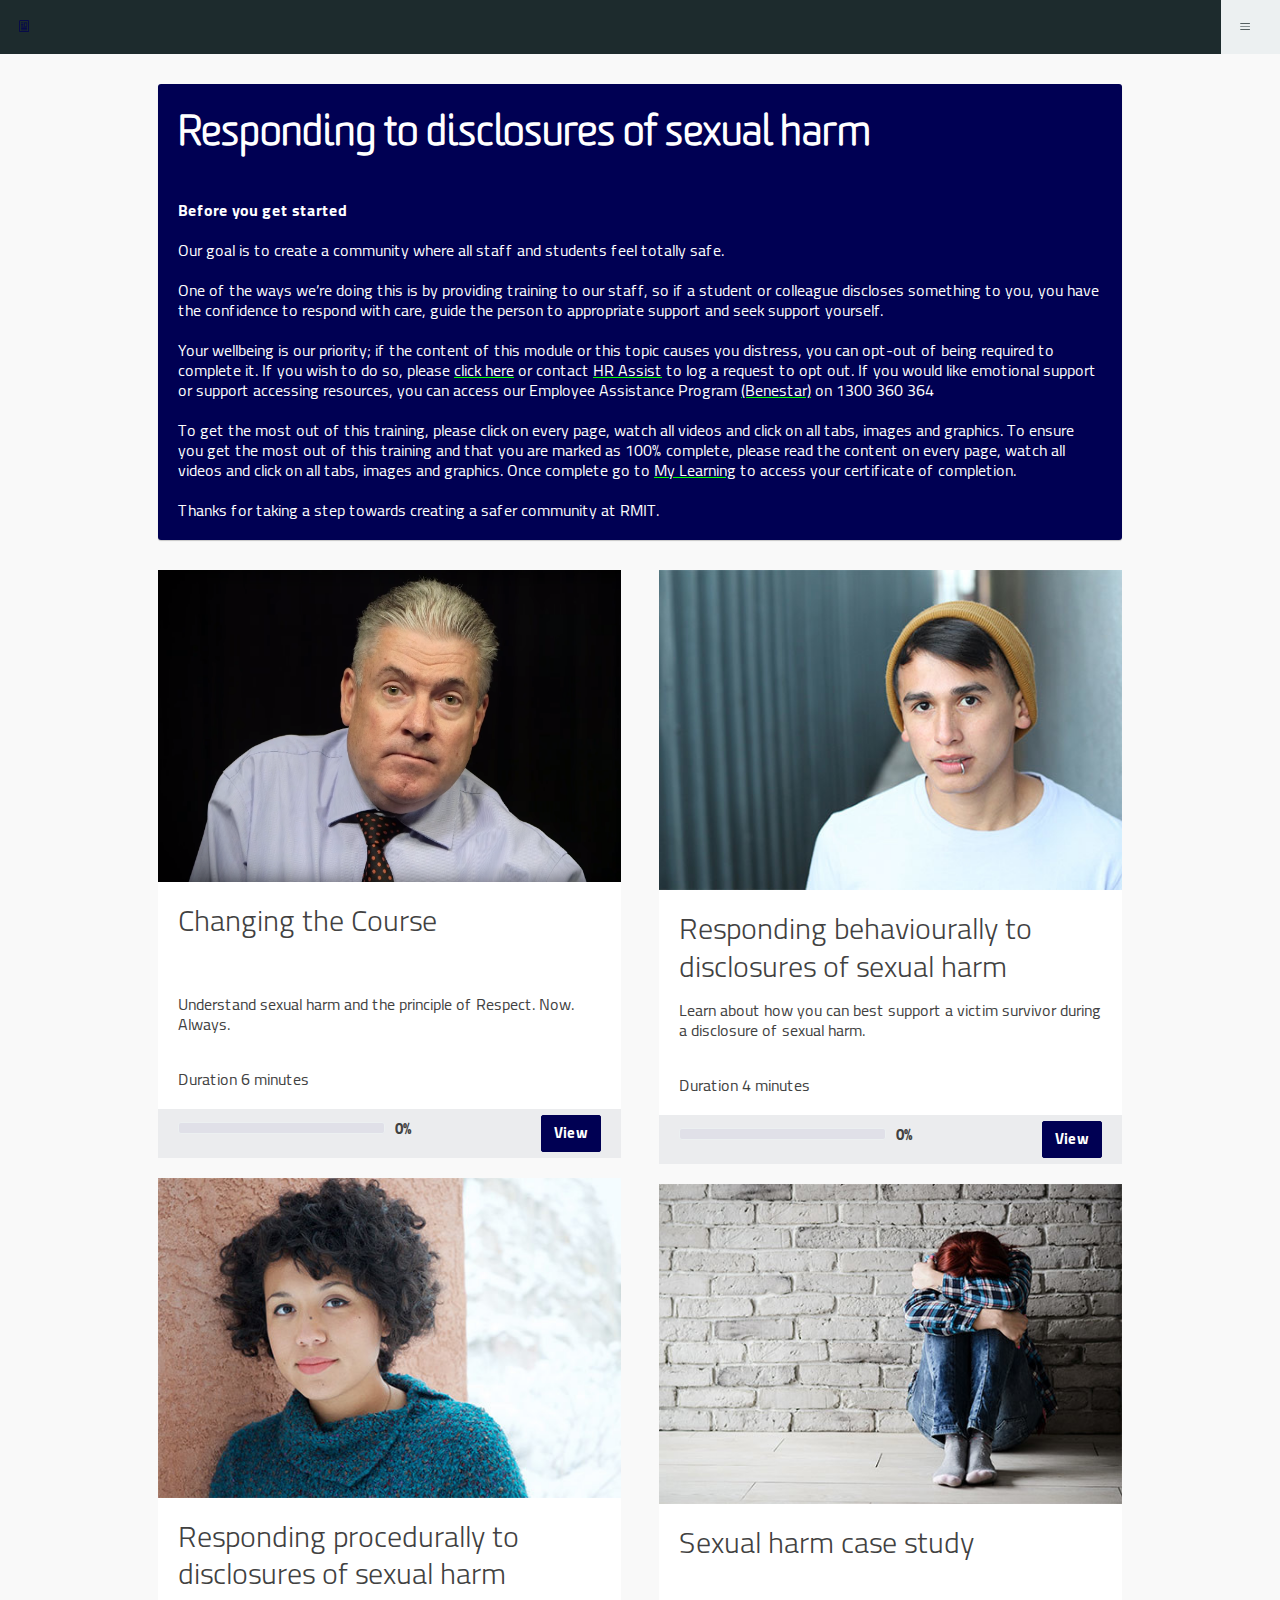
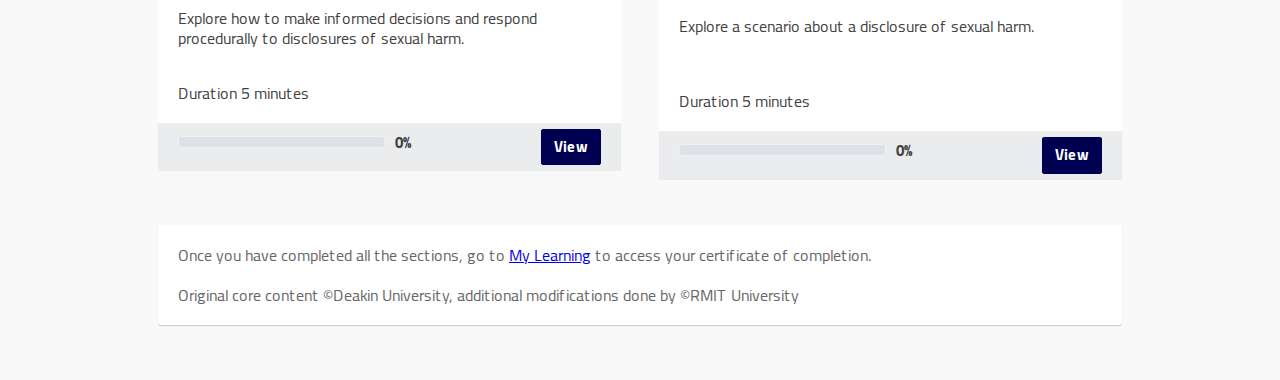
<file: index.html>
<!doctype html>
<!--[if IE 7 ]><html class="ie ie7 no-js" lang="en"><![endif]-->
<!--[if IE 8 ]><html class="ie ie8 no-js" lang="en"><![endif]-->
<!--[if IE 9 ]><html class="ie ie9 no-js" lang="en"><![endif]-->
<!--[if gt IE 9]><!--><html class="no-js" lang="en"><!--<![endif]-->
<head>
    <!-- AUTHORS: The EVOLVE Team (evolveauthoring.com) - Daryl Hedley, Wesley Atkinson, Sal Ali, Matt Cleghorn, -->
    <!-- Content contributors: Ali Hall, Jack Dunstan (RMIT) -->
    <meta http-equiv="X-UA-Compatible" content="IE=edge">
    <meta content="text/html;charset=utf-8" http-equiv="Content-Type">
    <meta content="utf-8" http-equiv="encoding">
    <meta name="format-detection" content="telephone=no"/>
    <meta name="apple-mobile-web-app-capable" content="yes"/>
    <title></title>
    <meta name="viewport" content="width=device-width, initial-scale=1.0, maximum-scale=1.0">
    <link href="adapt/css/adapt.css" type="text/css" rel="stylesheet"/>
    <script src="libraries/raphael.js" type="text/javascript" language="javascript"></script>
    <script src="libraries/modernizr.js" type="text/javascript" language="javascript"></script>
    <script src="adapt/js/scriptLoader.js" type="text/javascript" language="javascript"></script>
</head>
<body>
    <div id="wrapper">
        <nav class="navigation-container">
        </nav>
    </div>
    <div class="aria-live-assertive" aria-live="assertive">
    </div>
</body>
</html>
</file>
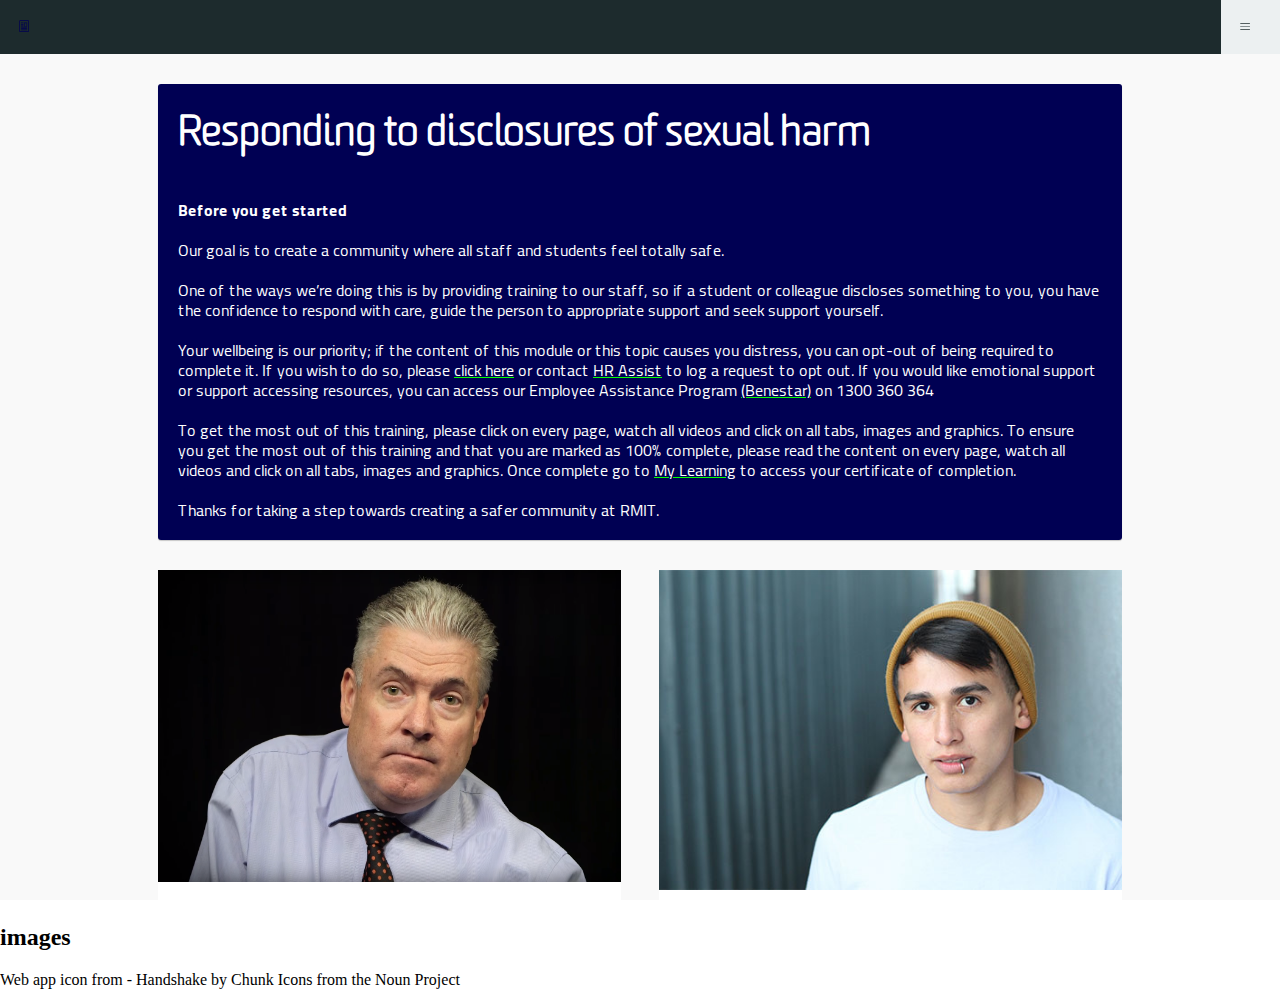
<file: acknowledgements.html>
<!doctype html>
    <html style="height:100%; margin:0">
    <head>

        <script src="offline_API_wrapper.js" type="text/javascript" language="javascript"></script>
    </head>
    <style>
        body {
            height:100%;
            margin:0;
            overflow:hidden;
        }
        iframe {
            width:100%;
            height:100%;
            border:none;
        }
    </style>
    <body>
        <iframe src="index.html"></iframe>
        <h2> images</h2>
        <p>Web app icon from - Handshake by Chunk Icons from the Noun Project</p>

    </body>
</html>
</file>
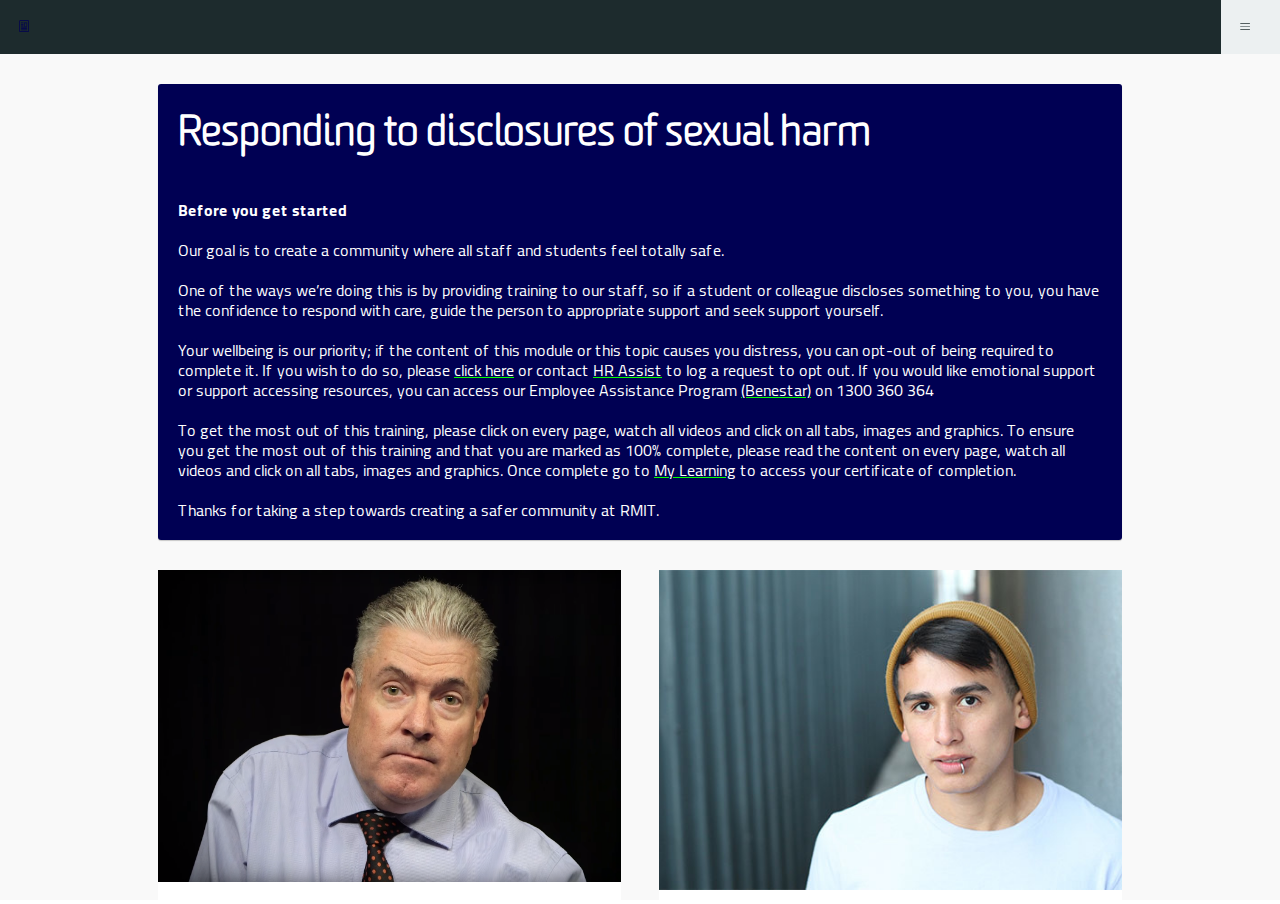
<file: main.html>
<!doctype html>
    <html style="height:100%; margin:0">
    <head>

        <script src="offline_API_wrapper.js" type="text/javascript" language="javascript"></script>
    </head>
    <style>
        body {
            height:100%;
            margin:0;
            overflow:hidden;
        }
        iframe {
            width:100%;
            height:100%;
            border:none;
        }
    </style>
    <body>
        <iframe src="index.html"></iframe>
    </body>
</html>
</file>
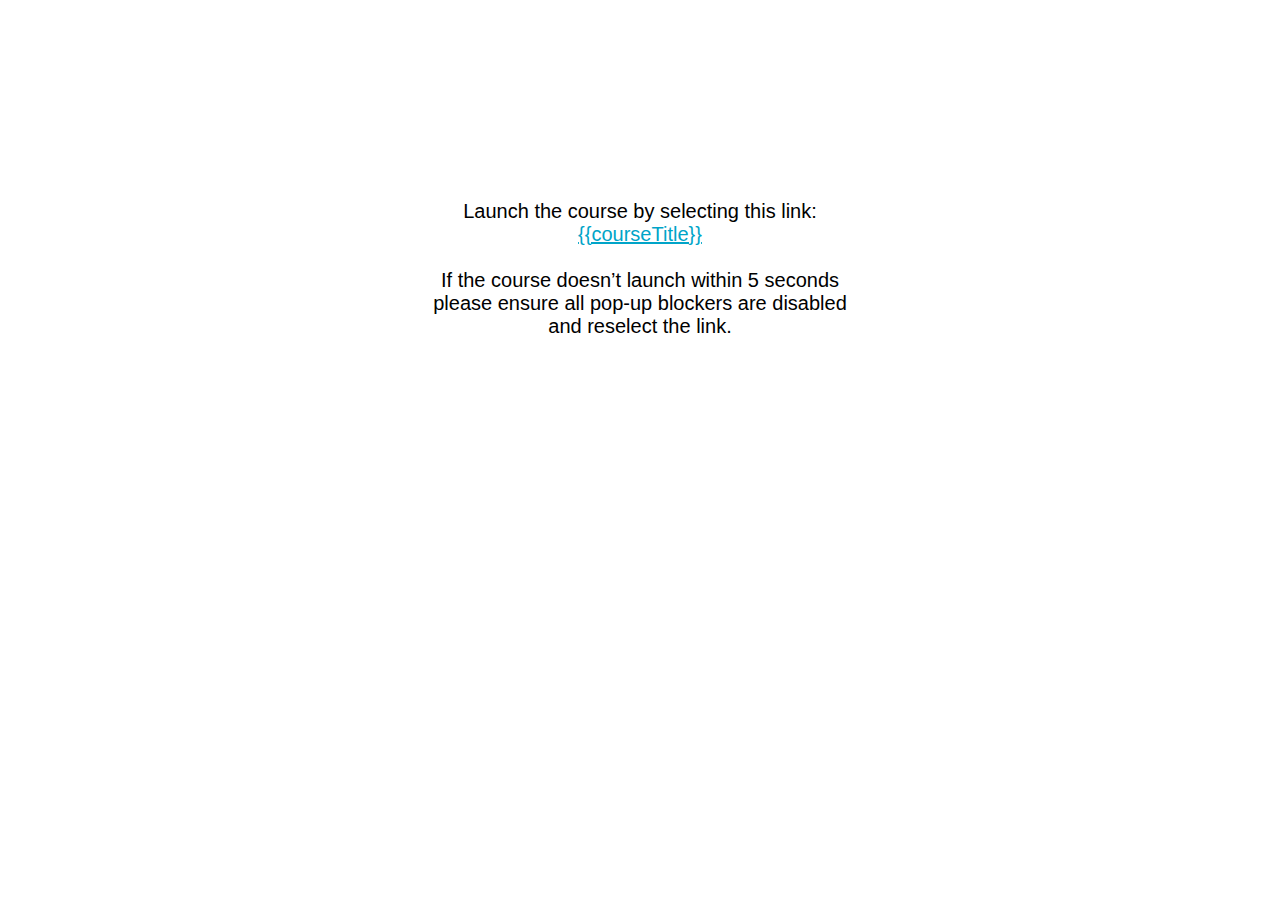
<file: popup.html>
<!doctype html>
<html>
<head id="adapt">
<meta http-equiv="Content-Type" content="text/html;charset=utf-8">
<title></title>
  <style>
    body {
        background-color:#fff;
    }
    h1 {
        color:#000;
        text-align:center;
    }
    p {
        text-align:center;
        color:#000;
        width:440px;
        margin:auto;
        font-family:sans-serif;
        font-size:20px;
        margin-top:200px;
    }
    a {
        color:#00a4c8; 
    }
  </style>
</head>
<body onload="window.open('popup.html');">
  <p>
  Launch the course by selecting this link:<br> 
  <a href="#" id="link">{{courseTitle}}</a><br><br> 
  If the course doesn’t launch within 
  5 seconds please ensure all pop-up blockers are 
  disabled and reselect the link.

  </p>
  <script>

      var link = document.getElementById('link');
      
      link.onclick = function(event){
          if(event) event.preventDefault();
          window.open("popup.html");
          return false;
      }
      
  </script>
</body>
</html>
</file>
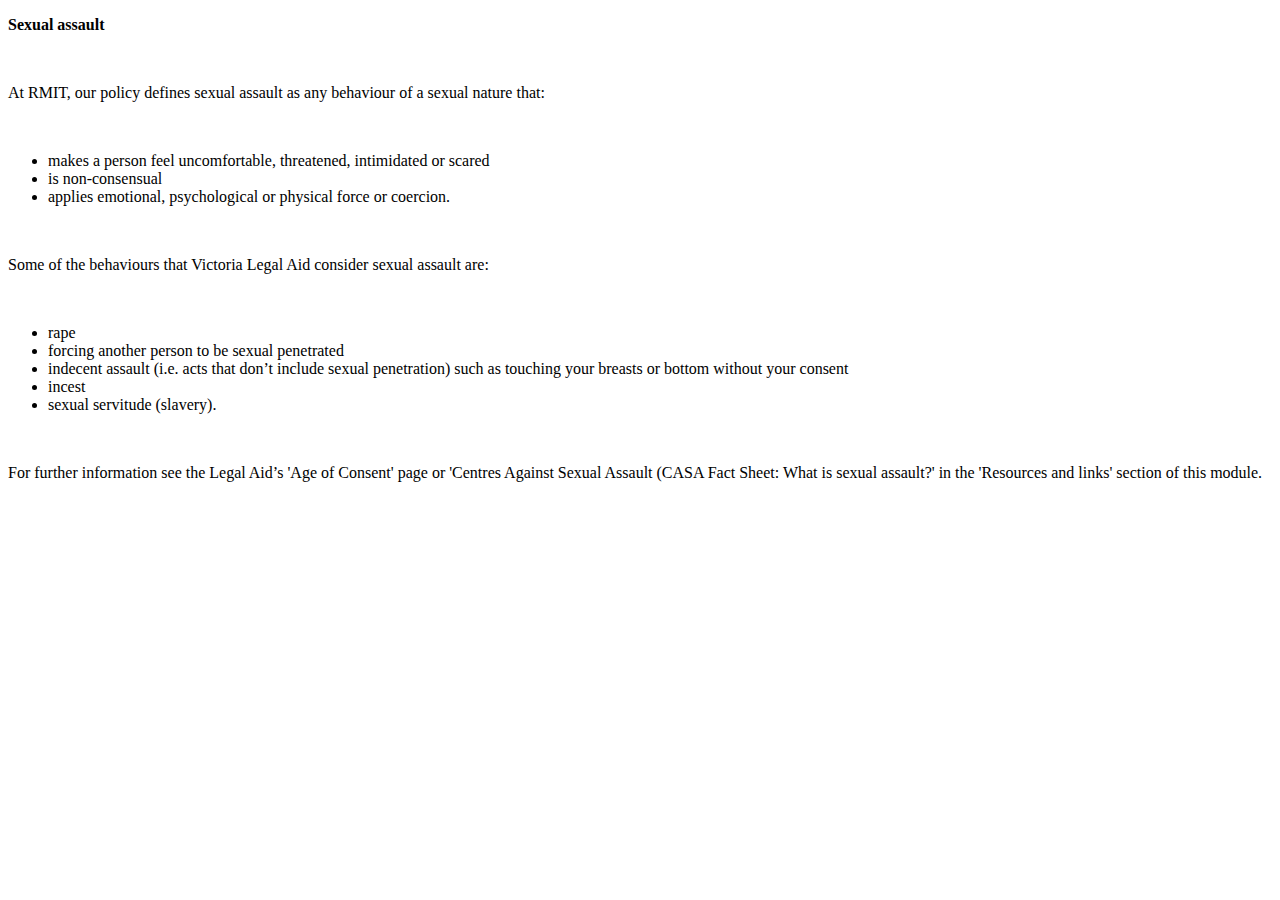
<file: course/en/Test.html>
<!DOCTYPE html>
<html lang="en">
<head>
    <meta charset="UTF-8">
    <title>Title</title>
</head>
<body>
<p style=\"text-align: center;\"><b>Sexual assault</b><br></p><p style=\"text-align: left;\"><br></p><p style=\"text-align: left;\">At RMIT, our policy defines sexual assault as any behaviour of a sexual nature that:</p><p style=\"text-align: left;\"><br></p><ul><li style=\"text-align: left;\">makes a person feel uncomfortable, threatened, intimidated or scared</li><li style=\"text-align: left;\">is non-consensual</li><li style=\"text-align: left;\">applies emotional, psychological or physical force or coercion.</li></ul><div style=\"text-align: left;\"><font color=\"#434a54\"><br></font></div><p style=\"text-align: left;\">Some of the behaviours that Victoria Legal Aid consider sexual assault are:</p><p style=\"text-align: left;\"><br></p><ul><li style=\"text-align: left;\">rape</li><li style=\"text-align: left;\">forcing another person to be sexual penetrated</li><li style=\"text-align: left;\">indecent assault (i.e. acts that don’t include sexual penetration) such as touching your breasts or bottom without your consent</li><li style=\"text-align: left;\">incest</li><li style=\"text-align: left;\">sexual servitude (slavery).</li></ul><div style=\"text-align: left;\"><font color=\"#434a54\"><br></font></div><p style=\"text-align: left;\">For further information see the Legal Aid’s 'Age of Consent' page or 'Centres Against Sexual Assault (CASA Fact Sheet: What is sexual assault?' in the 'Resources and links' section of this module.</p>
</body>
</html>
</file>
<file: adapt/css/adapt.css>
a,hr{padding:0}a,button,input,select,textarea{margin:0}article,aside,embed,figure,footer,header,hgroup,hr,img,nav,object,section{display:block}.article,sub,sup{position:relative}:active,a:active,a:hover{outline:0}.button,.card-expandable,button{-webkit-transition:background-color .25s ease-in,color .25s ease-in,border-color .25s ease-in;-moz-transition:background-color .25s ease-in,color .25s ease-in,border-color .25s ease-in;-ms-transition:background-color .25s ease-in,color .25s ease-in,border-color .25s ease-in}.action-bar-inner:after,.clearfix:after,.component-container:after,.list-item-inner:after{clear:both}.card-content-inner,.file-upload-status-inner div>a,pre{word-wrap:break-word}.article-lock,.navigation-top .navigation-notify-button.disabled{pointer-events:none}@font-face{font-family:WorldlyLight;font-weight:300;font-style:normal;src:url(fonts/worldlylight-webfont.eot);src:url(fonts/worldlylight-webfont.eot?#iefix) format('embedded-opentype'),url(fonts/worldlylight-webfont.woff2) format('woff2'),url(fonts/worldlylight-webfont.woff) format('woff'),url(fonts/worldlylight-webfont.ttf) format('truetype'),url(fonts/worldlylight-webfont.svg#WorldlyLight) format('svg')}abbr,address,article,aside,audio,b,blockquote,body,caption,cite,code,dd,del,dfn,div,dl,dt,em,fieldset,figure,footer,form,h1,h2,h3,h4,h5,h6,header,hgroup,html,i,iframe,img,ins,kbd,label,legend,li,mark,menu,nav,object,ol,p,pre,q,samp,section,small,span,strong,sub,sup,table,tbody,td,tfoot,th,thead,time,tr,ul,var,video{margin:0;padding:0;border:0;outline:0;font-size:100%;vertical-align:baseline;background:0 0}td,td img{vertical-align:top}embed,img,object{max-width:100%}html{overflow-y:scroll}ol li,ul li{margin-left:20px;margin-bottom:6px}blockquote,q{quotes:none}blockquote:after,blockquote:before,q:after,q:before{content:'';content:none}a{font-size:100%;vertical-align:baseline;background:0 0}del{text-decoration:line-through}abbr[title],dfn[title]{border-bottom:1px dotted #000;cursor:help}th{vertical-align:bottom}td{font-weight:400}hr{height:1px;border:0;border-top:1px solid #ccc;margin:1em 0}input,select{vertical-align:middle}pre{white-space:pre;white-space:pre-wrap;white-space:pre-line}input[type=radio]{vertical-align:text-bottom}input,select,textarea{font:99% sans-serif}table{border-collapse:collapse;border-spacing:0;font:100%}.button,button,strong,th{font-weight:700}.icon,body{-webkit-font-smoothing:antialiased}small{font-size:85%}sub,sup{font-size:75%;line-height:0}sup{top:-.5em}sub{bottom:-.25em}.hero-image .hero-image-background.hero-layout-bottom .hero-content,.hero-image .hero-image-background.hero-layout-bottom-left .hero-content{bottom:20px;position:absolute}code,kbd,pre,samp{font-family:monospace,sans-serif}.clickable,button,input[type=button],input[type=submit],label{cursor:pointer}button.disabled,input[type=button].disabled,input[type=submit].disabled,label.disabled{cursor:default}button{width:auto;overflow:visible}.ie7 img{-ms-interpolation-mode:bicubic}a,button{-webkit-tap-highlight-color:rgba(0,0,0,.2)}.icon{-webkit-transform:translateZ(0)}.action-bar{max-width:1024px;margin:0 0 30px;background-color:#000053;color:#fff}.article.article-content,.article.article-default{background-color:#fff}.action-bar-inner{padding:20px;zoom:1}.action-bar-inner:after,.action-bar-inner:before{content:"\0020";display:block;height:0;overflow:hidden}.action-bar-col-1-2{float:left;width:50%}@media all and (max-width:760px){.action-bar-col-1-2{width:100%}}.action-bar-col-2-2{float:left;width:50%}@media all and (max-width:760px){.action-bar-col-2-2{width:100%}}.action-bar-col-1-3{float:left;width:33.3%}@media all and (max-width:760px){.action-bar-col-1-3{width:100%}}.action-bar-col-2-3{float:left;width:33.4%}@media all and (max-width:760px){.action-bar-col-2-3{width:100%;margin-top:6px}}.action-bar-col-3-3{float:left;width:33.3%}@media all and (max-width:760px){.action-bar-col-3-3{width:100%;margin-top:6px}}.action-bar-col-1-4{float:left;width:25%}@media all and (max-width:760px){.action-bar-col-1-4{width:50%}}@media all and (max-width:520px){.action-bar-col-1-4{width:100%}}.action-bar-col-2-4{float:left;width:25%}@media all and (max-width:760px){.action-bar-col-2-4{width:50%}}@media all and (max-width:520px){.action-bar-col-2-4{width:100%;margin-top:6px}}.action-bar-col-3-4{float:left;width:25%}@media all and (max-width:760px){.action-bar-col-3-4{width:50%;margin-top:6px}}@media all and (max-width:520px){.action-bar-col-3-4{width:100%;margin-top:6px}}.action-bar-col-4-4{float:left;width:25%}@media all and (max-width:760px){.action-bar-col-4-4{width:50%;margin-top:6px}}@media all and (max-width:520px){.action-bar-col-4-4{width:100%;margin-top:6px}}@-webkit-keyframes bounce{0%,100%,20%,53%,80%{-webkit-transition-timing-function:cubic-bezier(.215,.61,.355,1);transition-timing-function:cubic-bezier(.215,.61,.355,1);-webkit-transform:translate3d(0,0,0);transform:translate3d(0,0,0)}40%,43%{-webkit-transition-timing-function:cubic-bezier(.755,.05,.855,.06);transition-timing-function:cubic-bezier(.755,.05,.855,.06);-webkit-transform:translate3d(0,-30px,0);transform:translate3d(0,-30px,0)}70%{-webkit-transition-timing-function:cubic-bezier(.755,.05,.855,.06);transition-timing-function:cubic-bezier(.755,.05,.855,.06);-webkit-transform:translate3d(0,-15px,0);transform:translate3d(0,-15px,0)}90%{-webkit-transform:translate3d(0,-4px,0);transform:translate3d(0,-4px,0)}}@keyframes bounce{0%,100%,20%,53%,80%{-webkit-transition-timing-function:cubic-bezier(.215,.61,.355,1);transition-timing-function:cubic-bezier(.215,.61,.355,1);-webkit-transform:translate3d(0,0,0);transform:translate3d(0,0,0)}40%,43%{-webkit-transition-timing-function:cubic-bezier(.755,.05,.855,.06);transition-timing-function:cubic-bezier(.755,.05,.855,.06);-webkit-transform:translate3d(0,-30px,0);transform:translate3d(0,-30px,0)}70%{-webkit-transition-timing-function:cubic-bezier(.755,.05,.855,.06);transition-timing-function:cubic-bezier(.755,.05,.855,.06);-webkit-transform:translate3d(0,-15px,0);transform:translate3d(0,-15px,0)}90%{-webkit-transform:translate3d(0,-4px,0);transform:translate3d(0,-4px,0)}}.bounce{-webkit-animation-name:bounce;animation-name:bounce;-webkit-transform-origin:center bottom;-ms-transform-origin:center bottom;transform-origin:center bottom}@-webkit-keyframes flash{0%,100%,50%{opacity:1}25%,75%{opacity:0}}@keyframes flash{0%,100%,50%{opacity:1}25%,75%{opacity:0}}.flash{-webkit-animation-name:flash;animation-name:flash}@-webkit-keyframes pulse{0%,100%{-webkit-transform:scale3d(1,1,1);transform:scale3d(1,1,1)}50%{-webkit-transform:scale3d(1.05,1.05,1.05);transform:scale3d(1.05,1.05,1.05)}}@keyframes pulse{0%,100%{-webkit-transform:scale3d(1,1,1);transform:scale3d(1,1,1)}50%{-webkit-transform:scale3d(1.05,1.05,1.05);transform:scale3d(1.05,1.05,1.05)}}.pulse{-webkit-animation-name:pulse;animation-name:pulse}@-webkit-keyframes rubberBand{0%,100%{-webkit-transform:scale3d(1,1,1);transform:scale3d(1,1,1)}30%{-webkit-transform:scale3d(1.25,.75,1);transform:scale3d(1.25,.75,1)}40%{-webkit-transform:scale3d(.75,1.25,1);transform:scale3d(.75,1.25,1)}50%{-webkit-transform:scale3d(1.15,.85,1);transform:scale3d(1.15,.85,1)}65%{-webkit-transform:scale3d(.95,1.05,1);transform:scale3d(.95,1.05,1)}75%{-webkit-transform:scale3d(1.05,.95,1);transform:scale3d(1.05,.95,1)}}@keyframes rubberBand{0%,100%{-webkit-transform:scale3d(1,1,1);transform:scale3d(1,1,1)}30%{-webkit-transform:scale3d(1.25,.75,1);transform:scale3d(1.25,.75,1)}40%{-webkit-transform:scale3d(.75,1.25,1);transform:scale3d(.75,1.25,1)}50%{-webkit-transform:scale3d(1.15,.85,1);transform:scale3d(1.15,.85,1)}65%{-webkit-transform:scale3d(.95,1.05,1);transform:scale3d(.95,1.05,1)}75%{-webkit-transform:scale3d(1.05,.95,1);transform:scale3d(1.05,.95,1)}}.rubberBand{-webkit-animation-name:rubberBand;animation-name:rubberBand}@-webkit-keyframes shake{0%,100%{-webkit-transform:translate3d(0,0,0);transform:translate3d(0,0,0)}10%,30%,50%,70%,90%{-webkit-transform:translate3d(-10px,0,0);transform:translate3d(-10px,0,0)}20%,40%,60%,80%{-webkit-transform:translate3d(10px,0,0);transform:translate3d(10px,0,0)}}@keyframes shake{0%,100%{-webkit-transform:translate3d(0,0,0);transform:translate3d(0,0,0)}10%,30%,50%,70%,90%{-webkit-transform:translate3d(-10px,0,0);transform:translate3d(-10px,0,0)}20%,40%,60%,80%{-webkit-transform:translate3d(10px,0,0);transform:translate3d(10px,0,0)}}.shake{-webkit-animation-name:shake;animation-name:shake}@-webkit-keyframes swing{20%{-webkit-transform:rotate3d(0,0,1,15deg);transform:rotate3d(0,0,1,15deg)}40%{-webkit-transform:rotate3d(0,0,1,-10deg);transform:rotate3d(0,0,1,-10deg)}60%{-webkit-transform:rotate3d(0,0,1,5deg);transform:rotate3d(0,0,1,5deg)}80%{-webkit-transform:rotate3d(0,0,1,-5deg);transform:rotate3d(0,0,1,-5deg)}100%{-webkit-transform:rotate3d(0,0,1,0deg);transform:rotate3d(0,0,1,0deg)}}@keyframes swing{20%{-webkit-transform:rotate3d(0,0,1,15deg);transform:rotate3d(0,0,1,15deg)}40%{-webkit-transform:rotate3d(0,0,1,-10deg);transform:rotate3d(0,0,1,-10deg)}60%{-webkit-transform:rotate3d(0,0,1,5deg);transform:rotate3d(0,0,1,5deg)}80%{-webkit-transform:rotate3d(0,0,1,-5deg);transform:rotate3d(0,0,1,-5deg)}100%{-webkit-transform:rotate3d(0,0,1,0deg);transform:rotate3d(0,0,1,0deg)}}.swing{-webkit-transform-origin:top center;-ms-transform-origin:top center;transform-origin:top center;-webkit-animation-name:swing;animation-name:swing}@-webkit-keyframes tada{0%,100%{-webkit-transform:scale3d(1,1,1);transform:scale3d(1,1,1)}10%,20%{-webkit-transform:scale3d(.9,.9,.9) rotate3d(0,0,1,-3deg);transform:scale3d(.9,.9,.9) rotate3d(0,0,1,-3deg)}30%,50%,70%,90%{-webkit-transform:scale3d(1.1,1.1,1.1) rotate3d(0,0,1,3deg);transform:scale3d(1.1,1.1,1.1) rotate3d(0,0,1,3deg)}40%,60%,80%{-webkit-transform:scale3d(1.1,1.1,1.1) rotate3d(0,0,1,-3deg);transform:scale3d(1.1,1.1,1.1) rotate3d(0,0,1,-3deg)}}@keyframes tada{0%,100%{-webkit-transform:scale3d(1,1,1);transform:scale3d(1,1,1)}10%,20%{-webkit-transform:scale3d(.9,.9,.9) rotate3d(0,0,1,-3deg);transform:scale3d(.9,.9,.9) rotate3d(0,0,1,-3deg)}30%,50%,70%,90%{-webkit-transform:scale3d(1.1,1.1,1.1) rotate3d(0,0,1,3deg);transform:scale3d(1.1,1.1,1.1) rotate3d(0,0,1,3deg)}40%,60%,80%{-webkit-transform:scale3d(1.1,1.1,1.1) rotate3d(0,0,1,-3deg);transform:scale3d(1.1,1.1,1.1) rotate3d(0,0,1,-3deg)}}.tada{-webkit-animation-name:tada;animation-name:tada}@-webkit-keyframes wobble{0%,100%{-webkit-transform:none;transform:none}15%{-webkit-transform:translate3d(-25%,0,0) rotate3d(0,0,1,-5deg);transform:translate3d(-25%,0,0) rotate3d(0,0,1,-5deg)}30%{-webkit-transform:translate3d(20%,0,0) rotate3d(0,0,1,3deg);transform:translate3d(20%,0,0) rotate3d(0,0,1,3deg)}45%{-webkit-transform:translate3d(-15%,0,0) rotate3d(0,0,1,-3deg);transform:translate3d(-15%,0,0) rotate3d(0,0,1,-3deg)}60%{-webkit-transform:translate3d(10%,0,0) rotate3d(0,0,1,2deg);transform:translate3d(10%,0,0) rotate3d(0,0,1,2deg)}75%{-webkit-transform:translate3d(-5%,0,0) rotate3d(0,0,1,-1deg);transform:translate3d(-5%,0,0) rotate3d(0,0,1,-1deg)}}@keyframes wobble{0%,100%{-webkit-transform:none;transform:none}15%{-webkit-transform:translate3d(-25%,0,0) rotate3d(0,0,1,-5deg);transform:translate3d(-25%,0,0) rotate3d(0,0,1,-5deg)}30%{-webkit-transform:translate3d(20%,0,0) rotate3d(0,0,1,3deg);transform:translate3d(20%,0,0) rotate3d(0,0,1,3deg)}45%{-webkit-transform:translate3d(-15%,0,0) rotate3d(0,0,1,-3deg);transform:translate3d(-15%,0,0) rotate3d(0,0,1,-3deg)}60%{-webkit-transform:translate3d(10%,0,0) rotate3d(0,0,1,2deg);transform:translate3d(10%,0,0) rotate3d(0,0,1,2deg)}75%{-webkit-transform:translate3d(-5%,0,0) rotate3d(0,0,1,-1deg);transform:translate3d(-5%,0,0) rotate3d(0,0,1,-1deg)}}.wobble{-webkit-animation-name:wobble;animation-name:wobble}@-webkit-keyframes bounceIn{0%,100%,20%,40%,60%,80%{-webkit-transition-timing-function:cubic-bezier(.215,.61,.355,1);transition-timing-function:cubic-bezier(.215,.61,.355,1)}0%{opacity:0;-webkit-transform:scale3d(.3,.3,.3);transform:scale3d(.3,.3,.3)}20%{-webkit-transform:scale3d(1.1,1.1,1.1);transform:scale3d(1.1,1.1,1.1)}40%{-webkit-transform:scale3d(.9,.9,.9);transform:scale3d(.9,.9,.9)}60%{opacity:1;-webkit-transform:scale3d(1.03,1.03,1.03);transform:scale3d(1.03,1.03,1.03)}80%{-webkit-transform:scale3d(.97,.97,.97);transform:scale3d(.97,.97,.97)}100%{opacity:1;-webkit-transform:scale3d(1,1,1);transform:scale3d(1,1,1)}}@keyframes bounceIn{0%,100%,20%,40%,60%,80%{-webkit-transition-timing-function:cubic-bezier(.215,.61,.355,1);transition-timing-function:cubic-bezier(.215,.61,.355,1)}0%{opacity:0;-webkit-transform:scale3d(.3,.3,.3);transform:scale3d(.3,.3,.3)}20%{-webkit-transform:scale3d(1.1,1.1,1.1);transform:scale3d(1.1,1.1,1.1)}40%{-webkit-transform:scale3d(.9,.9,.9);transform:scale3d(.9,.9,.9)}60%{opacity:1;-webkit-transform:scale3d(1.03,1.03,1.03);transform:scale3d(1.03,1.03,1.03)}80%{-webkit-transform:scale3d(.97,.97,.97);transform:scale3d(.97,.97,.97)}100%{opacity:1;-webkit-transform:scale3d(1,1,1);transform:scale3d(1,1,1)}}.bounceIn{-webkit-animation-name:bounceIn;animation-name:bounceIn;-webkit-animation-duration:.75s;animation-duration:.75s}.bounceOut,.flipOutX{-webkit-animation-duration:.75s}@-webkit-keyframes bounceInDown{0%,100%,60%,75%,90%{-webkit-transition-timing-function:cubic-bezier(.215,.61,.355,1);transition-timing-function:cubic-bezier(.215,.61,.355,1)}0%{opacity:0;-webkit-transform:translate3d(0,-3000px,0);transform:translate3d(0,-3000px,0)}60%{opacity:1;-webkit-transform:translate3d(0,25px,0);transform:translate3d(0,25px,0)}75%{-webkit-transform:translate3d(0,-10px,0);transform:translate3d(0,-10px,0)}90%{-webkit-transform:translate3d(0,5px,0);transform:translate3d(0,5px,0)}100%{-webkit-transform:none;transform:none}}@keyframes bounceInDown{0%,100%,60%,75%,90%{-webkit-transition-timing-function:cubic-bezier(.215,.61,.355,1);transition-timing-function:cubic-bezier(.215,.61,.355,1)}0%{opacity:0;-webkit-transform:translate3d(0,-3000px,0);transform:translate3d(0,-3000px,0)}60%{opacity:1;-webkit-transform:translate3d(0,25px,0);transform:translate3d(0,25px,0)}75%{-webkit-transform:translate3d(0,-10px,0);transform:translate3d(0,-10px,0)}90%{-webkit-transform:translate3d(0,5px,0);transform:translate3d(0,5px,0)}100%{-webkit-transform:none;transform:none}}.bounceInDown{-webkit-animation-name:bounceInDown;animation-name:bounceInDown}@-webkit-keyframes bounceInLeft{0%,100%,60%,75%,90%{-webkit-transition-timing-function:cubic-bezier(.215,.61,.355,1);transition-timing-function:cubic-bezier(.215,.61,.355,1)}0%{opacity:0;-webkit-transform:translate3d(-3000px,0,0);transform:translate3d(-3000px,0,0)}60%{opacity:1;-webkit-transform:translate3d(25px,0,0);transform:translate3d(25px,0,0)}75%{-webkit-transform:translate3d(-10px,0,0);transform:translate3d(-10px,0,0)}90%{-webkit-transform:translate3d(5px,0,0);transform:translate3d(5px,0,0)}100%{-webkit-transform:none;transform:none}}@keyframes bounceInLeft{0%,100%,60%,75%,90%{-webkit-transition-timing-function:cubic-bezier(.215,.61,.355,1);transition-timing-function:cubic-bezier(.215,.61,.355,1)}0%{opacity:0;-webkit-transform:translate3d(-3000px,0,0);transform:translate3d(-3000px,0,0)}60%{opacity:1;-webkit-transform:translate3d(25px,0,0);transform:translate3d(25px,0,0)}75%{-webkit-transform:translate3d(-10px,0,0);transform:translate3d(-10px,0,0)}90%{-webkit-transform:translate3d(5px,0,0);transform:translate3d(5px,0,0)}100%{-webkit-transform:none;transform:none}}.bounceInLeft{-webkit-animation-name:bounceInLeft;animation-name:bounceInLeft}@-webkit-keyframes bounceInRight{0%,100%,60%,75%,90%{-webkit-transition-timing-function:cubic-bezier(.215,.61,.355,1);transition-timing-function:cubic-bezier(.215,.61,.355,1)}0%{opacity:0;-webkit-transform:translate3d(3000px,0,0);transform:translate3d(3000px,0,0)}60%{opacity:1;-webkit-transform:translate3d(-25px,0,0);transform:translate3d(-25px,0,0)}75%{-webkit-transform:translate3d(10px,0,0);transform:translate3d(10px,0,0)}90%{-webkit-transform:translate3d(-5px,0,0);transform:translate3d(-5px,0,0)}100%{-webkit-transform:none;transform:none}}@keyframes bounceInRight{0%,100%,60%,75%,90%{-webkit-transition-timing-function:cubic-bezier(.215,.61,.355,1);transition-timing-function:cubic-bezier(.215,.61,.355,1)}0%{opacity:0;-webkit-transform:translate3d(3000px,0,0);transform:translate3d(3000px,0,0)}60%{opacity:1;-webkit-transform:translate3d(-25px,0,0);transform:translate3d(-25px,0,0)}75%{-webkit-transform:translate3d(10px,0,0);transform:translate3d(10px,0,0)}90%{-webkit-transform:translate3d(-5px,0,0);transform:translate3d(-5px,0,0)}100%{-webkit-transform:none;transform:none}}.bounceInRight{-webkit-animation-name:bounceInRight;animation-name:bounceInRight}@-webkit-keyframes bounceInUp{0%,100%,60%,75%,90%{-webkit-transition-timing-function:cubic-bezier(.215,.61,.355,1);transition-timing-function:cubic-bezier(.215,.61,.355,1)}0%{opacity:0;-webkit-transform:translate3d(0,3000px,0);transform:translate3d(0,3000px,0)}60%{opacity:1;-webkit-transform:translate3d(0,-20px,0);transform:translate3d(0,-20px,0)}75%{-webkit-transform:translate3d(0,10px,0);transform:translate3d(0,10px,0)}90%{-webkit-transform:translate3d(0,-5px,0);transform:translate3d(0,-5px,0)}100%{-webkit-transform:translate3d(0,0,0);transform:translate3d(0,0,0)}}@keyframes bounceInUp{0%,100%,60%,75%,90%{-webkit-transition-timing-function:cubic-bezier(.215,.61,.355,1);transition-timing-function:cubic-bezier(.215,.61,.355,1)}0%{opacity:0;-webkit-transform:translate3d(0,3000px,0);transform:translate3d(0,3000px,0)}60%{opacity:1;-webkit-transform:translate3d(0,-20px,0);transform:translate3d(0,-20px,0)}75%{-webkit-transform:translate3d(0,10px,0);transform:translate3d(0,10px,0)}90%{-webkit-transform:translate3d(0,-5px,0);transform:translate3d(0,-5px,0)}100%{-webkit-transform:translate3d(0,0,0);transform:translate3d(0,0,0)}}.bounceInUp{-webkit-animation-name:bounceInUp;animation-name:bounceInUp}@-webkit-keyframes bounceOut{20%{-webkit-transform:scale3d(.9,.9,.9);transform:scale3d(.9,.9,.9)}50%,55%{opacity:1;-webkit-transform:scale3d(1.1,1.1,1.1);transform:scale3d(1.1,1.1,1.1)}100%{opacity:0;-webkit-transform:scale3d(.3,.3,.3);transform:scale3d(.3,.3,.3)}}@keyframes bounceOut{20%{-webkit-transform:scale3d(.9,.9,.9);transform:scale3d(.9,.9,.9)}50%,55%{opacity:1;-webkit-transform:scale3d(1.1,1.1,1.1);transform:scale3d(1.1,1.1,1.1)}100%{opacity:0;-webkit-transform:scale3d(.3,.3,.3);transform:scale3d(.3,.3,.3)}}.bounceOut{-webkit-animation-name:bounceOut;animation-name:bounceOut;animation-duration:.75s}@-webkit-keyframes bounceOutDown{20%{-webkit-transform:translate3d(0,10px,0);transform:translate3d(0,10px,0)}40%,45%{opacity:1;-webkit-transform:translate3d(0,-20px,0);transform:translate3d(0,-20px,0)}100%{opacity:0;-webkit-transform:translate3d(0,2000px,0);transform:translate3d(0,2000px,0)}}@keyframes bounceOutDown{20%{-webkit-transform:translate3d(0,10px,0);transform:translate3d(0,10px,0)}40%,45%{opacity:1;-webkit-transform:translate3d(0,-20px,0);transform:translate3d(0,-20px,0)}100%{opacity:0;-webkit-transform:translate3d(0,2000px,0);transform:translate3d(0,2000px,0)}}.bounceOutDown{-webkit-animation-name:bounceOutDown;animation-name:bounceOutDown}@-webkit-keyframes bounceOutLeft{20%{opacity:1;-webkit-transform:translate3d(20px,0,0);transform:translate3d(20px,0,0)}100%{opacity:0;-webkit-transform:translate3d(-2000px,0,0);transform:translate3d(-2000px,0,0)}}@keyframes bounceOutLeft{20%{opacity:1;-webkit-transform:translate3d(20px,0,0);transform:translate3d(20px,0,0)}100%{opacity:0;-webkit-transform:translate3d(-2000px,0,0);transform:translate3d(-2000px,0,0)}}.bounceOutLeft{-webkit-animation-name:bounceOutLeft;animation-name:bounceOutLeft}@-webkit-keyframes bounceOutRight{20%{opacity:1;-webkit-transform:translate3d(-20px,0,0);transform:translate3d(-20px,0,0)}100%{opacity:0;-webkit-transform:translate3d(2000px,0,0);transform:translate3d(2000px,0,0)}}@keyframes bounceOutRight{20%{opacity:1;-webkit-transform:translate3d(-20px,0,0);transform:translate3d(-20px,0,0)}100%{opacity:0;-webkit-transform:translate3d(2000px,0,0);transform:translate3d(2000px,0,0)}}.bounceOutRight{-webkit-animation-name:bounceOutRight;animation-name:bounceOutRight}@-webkit-keyframes bounceOutUp{20%{-webkit-transform:translate3d(0,-10px,0);transform:translate3d(0,-10px,0)}40%,45%{opacity:1;-webkit-transform:translate3d(0,20px,0);transform:translate3d(0,20px,0)}100%{opacity:0;-webkit-transform:translate3d(0,-2000px,0);transform:translate3d(0,-2000px,0)}}@keyframes bounceOutUp{20%{-webkit-transform:translate3d(0,-10px,0);transform:translate3d(0,-10px,0)}40%,45%{opacity:1;-webkit-transform:translate3d(0,20px,0);transform:translate3d(0,20px,0)}100%{opacity:0;-webkit-transform:translate3d(0,-2000px,0);transform:translate3d(0,-2000px,0)}}.bounceOutUp{-webkit-animation-name:bounceOutUp;animation-name:bounceOutUp}@-webkit-keyframes fadeIn{0%{opacity:0}100%{opacity:1}}@keyframes fadeIn{0%{opacity:0}100%{opacity:1}}.fadeIn{-webkit-animation-name:fadeIn;animation-name:fadeIn}@-webkit-keyframes fadeInDown{0%{opacity:0;-webkit-transform:translate3d(0,-100%,0);transform:translate3d(0,-100%,0)}100%{opacity:1;-webkit-transform:none;transform:none}}@keyframes fadeInDown{0%{opacity:0;-webkit-transform:translate3d(0,-100%,0);transform:translate3d(0,-100%,0)}100%{opacity:1;-webkit-transform:none;transform:none}}.fadeInDown{-webkit-animation-name:fadeInDown;animation-name:fadeInDown}@-webkit-keyframes fadeInDownBig{0%{opacity:0;-webkit-transform:translate3d(0,-2000px,0);transform:translate3d(0,-2000px,0)}100%{opacity:1;-webkit-transform:none;transform:none}}@keyframes fadeInDownBig{0%{opacity:0;-webkit-transform:translate3d(0,-2000px,0);transform:translate3d(0,-2000px,0)}100%{opacity:1;-webkit-transform:none;transform:none}}.fadeInDownBig{-webkit-animation-name:fadeInDownBig;animation-name:fadeInDownBig}@-webkit-keyframes fadeInLeft{0%{opacity:0;-webkit-transform:translate3d(-100%,0,0);transform:translate3d(-100%,0,0)}100%{opacity:1;-webkit-transform:none;transform:none}}@keyframes fadeInLeft{0%{opacity:0;-webkit-transform:translate3d(-100%,0,0);transform:translate3d(-100%,0,0)}100%{opacity:1;-webkit-transform:none;transform:none}}.fadeInLeft{-webkit-animation-name:fadeInLeft;animation-name:fadeInLeft}@-webkit-keyframes fadeInLeftBig{0%{opacity:0;-webkit-transform:translate3d(-2000px,0,0);transform:translate3d(-2000px,0,0)}100%{opacity:1;-webkit-transform:none;transform:none}}@keyframes fadeInLeftBig{0%{opacity:0;-webkit-transform:translate3d(-2000px,0,0);transform:translate3d(-2000px,0,0)}100%{opacity:1;-webkit-transform:none;transform:none}}.fadeInLeftBig{-webkit-animation-name:fadeInLeftBig;animation-name:fadeInLeftBig}@-webkit-keyframes fadeInRight{0%{opacity:0;-webkit-transform:translate3d(100%,0,0);transform:translate3d(100%,0,0)}100%{opacity:1;-webkit-transform:none;transform:none}}@keyframes fadeInRight{0%{opacity:0;-webkit-transform:translate3d(100%,0,0);transform:translate3d(100%,0,0)}100%{opacity:1;-webkit-transform:none;transform:none}}.fadeInRight{-webkit-animation-name:fadeInRight;animation-name:fadeInRight}@-webkit-keyframes fadeInRightBig{0%{opacity:0;-webkit-transform:translate3d(2000px,0,0);transform:translate3d(2000px,0,0)}100%{opacity:1;-webkit-transform:none;transform:none}}@keyframes fadeInRightBig{0%{opacity:0;-webkit-transform:translate3d(2000px,0,0);transform:translate3d(2000px,0,0)}100%{opacity:1;-webkit-transform:none;transform:none}}.fadeInRightBig{-webkit-animation-name:fadeInRightBig;animation-name:fadeInRightBig}@-webkit-keyframes fadeInUp{0%{opacity:0;-webkit-transform:translate3d(0,100%,0);transform:translate3d(0,100%,0)}100%{opacity:1;-webkit-transform:none;transform:none}}@keyframes fadeInUp{0%{opacity:0;-webkit-transform:translate3d(0,100%,0);transform:translate3d(0,100%,0)}100%{opacity:1;-webkit-transform:none;transform:none}}.fadeInUp{-webkit-animation-name:fadeInUp;animation-name:fadeInUp}@-webkit-keyframes fadeInUpBig{0%{opacity:0;-webkit-transform:translate3d(0,2000px,0);transform:translate3d(0,2000px,0)}100%{opacity:1;-webkit-transform:none;transform:none}}@keyframes fadeInUpBig{0%{opacity:0;-webkit-transform:translate3d(0,2000px,0);transform:translate3d(0,2000px,0)}100%{opacity:1;-webkit-transform:none;transform:none}}.fadeInUpBig{-webkit-animation-name:fadeInUpBig;animation-name:fadeInUpBig}@-webkit-keyframes fadeOut{0%{opacity:1}100%{opacity:0}}@keyframes fadeOut{0%{opacity:1}100%{opacity:0}}.fadeOut{-webkit-animation-name:fadeOut;animation-name:fadeOut}@-webkit-keyframes fadeOutDown{0%{opacity:1}100%{opacity:0;-webkit-transform:translate3d(0,100%,0);transform:translate3d(0,100%,0)}}@keyframes fadeOutDown{0%{opacity:1}100%{opacity:0;-webkit-transform:translate3d(0,100%,0);transform:translate3d(0,100%,0)}}.fadeOutDown{-webkit-animation-name:fadeOutDown;animation-name:fadeOutDown}@-webkit-keyframes fadeOutDownBig{0%{opacity:1}100%{opacity:0;-webkit-transform:translate3d(0,2000px,0);transform:translate3d(0,2000px,0)}}@keyframes fadeOutDownBig{0%{opacity:1}100%{opacity:0;-webkit-transform:translate3d(0,2000px,0);transform:translate3d(0,2000px,0)}}.fadeOutDownBig{-webkit-animation-name:fadeOutDownBig;animation-name:fadeOutDownBig}@-webkit-keyframes fadeOutLeft{0%{opacity:1}100%{opacity:0;-webkit-transform:translate3d(-100%,0,0);transform:translate3d(-100%,0,0)}}@keyframes fadeOutLeft{0%{opacity:1}100%{opacity:0;-webkit-transform:translate3d(-100%,0,0);transform:translate3d(-100%,0,0)}}.fadeOutLeft{-webkit-animation-name:fadeOutLeft;animation-name:fadeOutLeft}@-webkit-keyframes fadeOutLeftBig{0%{opacity:1}100%{opacity:0;-webkit-transform:translate3d(-2000px,0,0);transform:translate3d(-2000px,0,0)}}@keyframes fadeOutLeftBig{0%{opacity:1}100%{opacity:0;-webkit-transform:translate3d(-2000px,0,0);transform:translate3d(-2000px,0,0)}}.fadeOutLeftBig{-webkit-animation-name:fadeOutLeftBig;animation-name:fadeOutLeftBig}@-webkit-keyframes fadeOutRight{0%{opacity:1}100%{opacity:0;-webkit-transform:translate3d(100%,0,0);transform:translate3d(100%,0,0)}}@keyframes fadeOutRight{0%{opacity:1}100%{opacity:0;-webkit-transform:translate3d(100%,0,0);transform:translate3d(100%,0,0)}}.fadeOutRight{-webkit-animation-name:fadeOutRight;animation-name:fadeOutRight}@-webkit-keyframes fadeOutRightBig{0%{opacity:1}100%{opacity:0;-webkit-transform:translate3d(2000px,0,0);transform:translate3d(2000px,0,0)}}@keyframes fadeOutRightBig{0%{opacity:1}100%{opacity:0;-webkit-transform:translate3d(2000px,0,0);transform:translate3d(2000px,0,0)}}.fadeOutRightBig{-webkit-animation-name:fadeOutRightBig;animation-name:fadeOutRightBig}@-webkit-keyframes fadeOutUp{0%{opacity:1}100%{opacity:0;-webkit-transform:translate3d(0,-100%,0);transform:translate3d(0,-100%,0)}}@keyframes fadeOutUp{0%{opacity:1}100%{opacity:0;-webkit-transform:translate3d(0,-100%,0);transform:translate3d(0,-100%,0)}}.fadeOutUp{-webkit-animation-name:fadeOutUp;animation-name:fadeOutUp}@-webkit-keyframes fadeOutUpBig{0%{opacity:1}100%{opacity:0;-webkit-transform:translate3d(0,-2000px,0);transform:translate3d(0,-2000px,0)}}@keyframes fadeOutUpBig{0%{opacity:1}100%{opacity:0;-webkit-transform:translate3d(0,-2000px,0);transform:translate3d(0,-2000px,0)}}.fadeOutUpBig{-webkit-animation-name:fadeOutUpBig;animation-name:fadeOutUpBig}@-webkit-keyframes flip{0%{-webkit-transform:perspective(400px) rotate3d(0,1,0,-360deg);transform:perspective(400px) rotate3d(0,1,0,-360deg);-webkit-animation-timing-function:ease-out;animation-timing-function:ease-out}40%{-webkit-transform:perspective(400px) translate3d(0,0,150px) rotate3d(0,1,0,-190deg);transform:perspective(400px) translate3d(0,0,150px) rotate3d(0,1,0,-190deg);-webkit-animation-timing-function:ease-out;animation-timing-function:ease-out}50%{-webkit-transform:perspective(400px) translate3d(0,0,150px) rotate3d(0,1,0,-170deg);transform:perspective(400px) translate3d(0,0,150px) rotate3d(0,1,0,-170deg);-webkit-animation-timing-function:ease-in;animation-timing-function:ease-in}80%{-webkit-transform:perspective(400px) scale3d(.95,.95,.95);transform:perspective(400px) scale3d(.95,.95,.95);-webkit-animation-timing-function:ease-in;animation-timing-function:ease-in}100%{-webkit-transform:perspective(400px);transform:perspective(400px);-webkit-animation-timing-function:ease-in;animation-timing-function:ease-in}}@keyframes flip{0%{-webkit-transform:perspective(400px) rotate3d(0,1,0,-360deg);transform:perspective(400px) rotate3d(0,1,0,-360deg);-webkit-animation-timing-function:ease-out;animation-timing-function:ease-out}40%{-webkit-transform:perspective(400px) translate3d(0,0,150px) rotate3d(0,1,0,-190deg);transform:perspective(400px) translate3d(0,0,150px) rotate3d(0,1,0,-190deg);-webkit-animation-timing-function:ease-out;animation-timing-function:ease-out}50%{-webkit-transform:perspective(400px) translate3d(0,0,150px) rotate3d(0,1,0,-170deg);transform:perspective(400px) translate3d(0,0,150px) rotate3d(0,1,0,-170deg);-webkit-animation-timing-function:ease-in;animation-timing-function:ease-in}80%{-webkit-transform:perspective(400px) scale3d(.95,.95,.95);transform:perspective(400px) scale3d(.95,.95,.95);-webkit-animation-timing-function:ease-in;animation-timing-function:ease-in}100%{-webkit-transform:perspective(400px);transform:perspective(400px);-webkit-animation-timing-function:ease-in;animation-timing-function:ease-in}}.animated.flip{-webkit-backface-visibility:visible;backface-visibility:visible;-webkit-animation-name:flip;animation-name:flip}@-webkit-keyframes flipInX{0%{-webkit-transform:perspective(400px) rotate3d(1,0,0,90deg);transform:perspective(400px) rotate3d(1,0,0,90deg);-webkit-transition-timing-function:ease-in;transition-timing-function:ease-in;opacity:0}40%{-webkit-transform:perspective(400px) rotate3d(1,0,0,-20deg);transform:perspective(400px) rotate3d(1,0,0,-20deg);-webkit-transition-timing-function:ease-in;transition-timing-function:ease-in}60%{-webkit-transform:perspective(400px) rotate3d(1,0,0,10deg);transform:perspective(400px) rotate3d(1,0,0,10deg);opacity:1}80%{-webkit-transform:perspective(400px) rotate3d(1,0,0,-5deg);transform:perspective(400px) rotate3d(1,0,0,-5deg)}100%{-webkit-transform:perspective(400px);transform:perspective(400px)}}@keyframes flipInX{0%{-webkit-transform:perspective(400px) rotate3d(1,0,0,90deg);transform:perspective(400px) rotate3d(1,0,0,90deg);-webkit-transition-timing-function:ease-in;transition-timing-function:ease-in;opacity:0}40%{-webkit-transform:perspective(400px) rotate3d(1,0,0,-20deg);transform:perspective(400px) rotate3d(1,0,0,-20deg);-webkit-transition-timing-function:ease-in;transition-timing-function:ease-in}60%{-webkit-transform:perspective(400px) rotate3d(1,0,0,10deg);transform:perspective(400px) rotate3d(1,0,0,10deg);opacity:1}80%{-webkit-transform:perspective(400px) rotate3d(1,0,0,-5deg);transform:perspective(400px) rotate3d(1,0,0,-5deg)}100%{-webkit-transform:perspective(400px);transform:perspective(400px)}}.flipInX{-webkit-backface-visibility:visible!important;backface-visibility:visible!important;-webkit-animation-name:flipInX;animation-name:flipInX}.flipInY,.flipOutX{-webkit-backface-visibility:visible!important}@-webkit-keyframes flipInY{0%{-webkit-transform:perspective(400px) rotate3d(0,1,0,90deg);transform:perspective(400px) rotate3d(0,1,0,90deg);-webkit-transition-timing-function:ease-in;transition-timing-function:ease-in;opacity:0}40%{-webkit-transform:perspective(400px) rotate3d(0,1,0,-20deg);transform:perspective(400px) rotate3d(0,1,0,-20deg);-webkit-transition-timing-function:ease-in;transition-timing-function:ease-in}60%{-webkit-transform:perspective(400px) rotate3d(0,1,0,10deg);transform:perspective(400px) rotate3d(0,1,0,10deg);opacity:1}80%{-webkit-transform:perspective(400px) rotate3d(0,1,0,-5deg);transform:perspective(400px) rotate3d(0,1,0,-5deg)}100%{-webkit-transform:perspective(400px);transform:perspective(400px)}}@keyframes flipInY{0%{-webkit-transform:perspective(400px) rotate3d(0,1,0,90deg);transform:perspective(400px) rotate3d(0,1,0,90deg);-webkit-transition-timing-function:ease-in;transition-timing-function:ease-in;opacity:0}40%{-webkit-transform:perspective(400px) rotate3d(0,1,0,-20deg);transform:perspective(400px) rotate3d(0,1,0,-20deg);-webkit-transition-timing-function:ease-in;transition-timing-function:ease-in}60%{-webkit-transform:perspective(400px) rotate3d(0,1,0,10deg);transform:perspective(400px) rotate3d(0,1,0,10deg);opacity:1}80%{-webkit-transform:perspective(400px) rotate3d(0,1,0,-5deg);transform:perspective(400px) rotate3d(0,1,0,-5deg)}100%{-webkit-transform:perspective(400px);transform:perspective(400px)}}.flipInY{backface-visibility:visible!important;-webkit-animation-name:flipInY;animation-name:flipInY}@-webkit-keyframes flipOutX{0%{-webkit-transform:perspective(400px);transform:perspective(400px)}30%{-webkit-transform:perspective(400px) rotate3d(1,0,0,-20deg);transform:perspective(400px) rotate3d(1,0,0,-20deg);opacity:1}100%{-webkit-transform:perspective(400px) rotate3d(1,0,0,90deg);transform:perspective(400px) rotate3d(1,0,0,90deg);opacity:0}}@keyframes flipOutX{0%{-webkit-transform:perspective(400px);transform:perspective(400px)}30%{-webkit-transform:perspective(400px) rotate3d(1,0,0,-20deg);transform:perspective(400px) rotate3d(1,0,0,-20deg);opacity:1}100%{-webkit-transform:perspective(400px) rotate3d(1,0,0,90deg);transform:perspective(400px) rotate3d(1,0,0,90deg);opacity:0}}.flipOutX{-webkit-animation-name:flipOutX;animation-name:flipOutX;animation-duration:.75s;backface-visibility:visible!important}@-webkit-keyframes flipOutY{0%{-webkit-transform:perspective(400px);transform:perspective(400px)}30%{-webkit-transform:perspective(400px) rotate3d(0,1,0,-15deg);transform:perspective(400px) rotate3d(0,1,0,-15deg);opacity:1}100%{-webkit-transform:perspective(400px) rotate3d(0,1,0,90deg);transform:perspective(400px) rotate3d(0,1,0,90deg);opacity:0}}@keyframes flipOutY{0%{-webkit-transform:perspective(400px);transform:perspective(400px)}30%{-webkit-transform:perspective(400px) rotate3d(0,1,0,-15deg);transform:perspective(400px) rotate3d(0,1,0,-15deg);opacity:1}100%{-webkit-transform:perspective(400px) rotate3d(0,1,0,90deg);transform:perspective(400px) rotate3d(0,1,0,90deg);opacity:0}}.flipOutY{-webkit-backface-visibility:visible!important;backface-visibility:visible!important;-webkit-animation-name:flipOutY;animation-name:flipOutY;-webkit-animation-duration:.75s;animation-duration:.75s}@-webkit-keyframes lightSpeedIn{0%{-webkit-transform:translate3d(100%,0,0) skewX(-30deg);transform:translate3d(100%,0,0) skewX(-30deg);opacity:0}60%{-webkit-transform:skewX(20deg);transform:skewX(20deg);opacity:1}80%{-webkit-transform:skewX(-5deg);transform:skewX(-5deg);opacity:1}100%{-webkit-transform:none;transform:none;opacity:1}}@keyframes lightSpeedIn{0%{-webkit-transform:translate3d(100%,0,0) skewX(-30deg);transform:translate3d(100%,0,0) skewX(-30deg);opacity:0}60%{-webkit-transform:skewX(20deg);transform:skewX(20deg);opacity:1}80%{-webkit-transform:skewX(-5deg);transform:skewX(-5deg);opacity:1}100%{-webkit-transform:none;transform:none;opacity:1}}.lightSpeedIn{-webkit-animation-name:lightSpeedIn;animation-name:lightSpeedIn;-webkit-animation-timing-function:ease-out;animation-timing-function:ease-out}@-webkit-keyframes lightSpeedOut{0%{opacity:1}100%{-webkit-transform:translate3d(100%,0,0) skewX(30deg);transform:translate3d(100%,0,0) skewX(30deg);opacity:0}}@keyframes lightSpeedOut{0%{opacity:1}100%{-webkit-transform:translate3d(100%,0,0) skewX(30deg);transform:translate3d(100%,0,0) skewX(30deg);opacity:0}}.lightSpeedOut{-webkit-animation-name:lightSpeedOut;animation-name:lightSpeedOut;-webkit-animation-timing-function:ease-in;animation-timing-function:ease-in}@-webkit-keyframes rotateIn{0%{-webkit-transform-origin:center;transform-origin:center;-webkit-transform:rotate3d(0,0,1,-200deg);transform:rotate3d(0,0,1,-200deg);opacity:0}100%{-webkit-transform-origin:center;transform-origin:center;-webkit-transform:none;transform:none;opacity:1}}@keyframes rotateIn{0%{-webkit-transform-origin:center;transform-origin:center;-webkit-transform:rotate3d(0,0,1,-200deg);transform:rotate3d(0,0,1,-200deg);opacity:0}100%{-webkit-transform-origin:center;transform-origin:center;-webkit-transform:none;transform:none;opacity:1}}.rotateIn{-webkit-animation-name:rotateIn;animation-name:rotateIn}@-webkit-keyframes rotateInDownLeft{0%{-webkit-transform-origin:left bottom;transform-origin:left bottom;-webkit-transform:rotate3d(0,0,1,-45deg);transform:rotate3d(0,0,1,-45deg);opacity:0}100%{-webkit-transform-origin:left bottom;transform-origin:left bottom;-webkit-transform:none;transform:none;opacity:1}}@keyframes rotateInDownLeft{0%{-webkit-transform-origin:left bottom;transform-origin:left bottom;-webkit-transform:rotate3d(0,0,1,-45deg);transform:rotate3d(0,0,1,-45deg);opacity:0}100%{-webkit-transform-origin:left bottom;transform-origin:left bottom;-webkit-transform:none;transform:none;opacity:1}}.rotateInDownLeft{-webkit-animation-name:rotateInDownLeft;animation-name:rotateInDownLeft}@-webkit-keyframes rotateInDownRight{0%{-webkit-transform-origin:right bottom;transform-origin:right bottom;-webkit-transform:rotate3d(0,0,1,45deg);transform:rotate3d(0,0,1,45deg);opacity:0}100%{-webkit-transform-origin:right bottom;transform-origin:right bottom;-webkit-transform:none;transform:none;opacity:1}}@keyframes rotateInDownRight{0%{-webkit-transform-origin:right bottom;transform-origin:right bottom;-webkit-transform:rotate3d(0,0,1,45deg);transform:rotate3d(0,0,1,45deg);opacity:0}100%{-webkit-transform-origin:right bottom;transform-origin:right bottom;-webkit-transform:none;transform:none;opacity:1}}.rotateInDownRight{-webkit-animation-name:rotateInDownRight;animation-name:rotateInDownRight}@-webkit-keyframes rotateInUpLeft{0%{-webkit-transform-origin:left bottom;transform-origin:left bottom;-webkit-transform:rotate3d(0,0,1,45deg);transform:rotate3d(0,0,1,45deg);opacity:0}100%{-webkit-transform-origin:left bottom;transform-origin:left bottom;-webkit-transform:none;transform:none;opacity:1}}@keyframes rotateInUpLeft{0%{-webkit-transform-origin:left bottom;transform-origin:left bottom;-webkit-transform:rotate3d(0,0,1,45deg);transform:rotate3d(0,0,1,45deg);opacity:0}100%{-webkit-transform-origin:left bottom;transform-origin:left bottom;-webkit-transform:none;transform:none;opacity:1}}.rotateInUpLeft{-webkit-animation-name:rotateInUpLeft;animation-name:rotateInUpLeft}@-webkit-keyframes rotateInUpRight{0%{-webkit-transform-origin:right bottom;transform-origin:right bottom;-webkit-transform:rotate3d(0,0,1,-90deg);transform:rotate3d(0,0,1,-90deg);opacity:0}100%{-webkit-transform-origin:right bottom;transform-origin:right bottom;-webkit-transform:none;transform:none;opacity:1}}@keyframes rotateInUpRight{0%{-webkit-transform-origin:right bottom;transform-origin:right bottom;-webkit-transform:rotate3d(0,0,1,-90deg);transform:rotate3d(0,0,1,-90deg);opacity:0}100%{-webkit-transform-origin:right bottom;transform-origin:right bottom;-webkit-transform:none;transform:none;opacity:1}}.rotateInUpRight{-webkit-animation-name:rotateInUpRight;animation-name:rotateInUpRight}@-webkit-keyframes rotateOut{0%{-webkit-transform-origin:center;transform-origin:center;opacity:1}100%{-webkit-transform-origin:center;transform-origin:center;-webkit-transform:rotate3d(0,0,1,200deg);transform:rotate3d(0,0,1,200deg);opacity:0}}@keyframes rotateOut{0%{-webkit-transform-origin:center;transform-origin:center;opacity:1}100%{-webkit-transform-origin:center;transform-origin:center;-webkit-transform:rotate3d(0,0,1,200deg);transform:rotate3d(0,0,1,200deg);opacity:0}}.rotateOut{-webkit-animation-name:rotateOut;animation-name:rotateOut}@-webkit-keyframes rotateOutDownLeft{0%{-webkit-transform-origin:left bottom;transform-origin:left bottom;opacity:1}100%{-webkit-transform-origin:left bottom;transform-origin:left bottom;-webkit-transform:rotate3d(0,0,1,45deg);transform:rotate3d(0,0,1,45deg);opacity:0}}@keyframes rotateOutDownLeft{0%{-webkit-transform-origin:left bottom;transform-origin:left bottom;opacity:1}100%{-webkit-transform-origin:left bottom;transform-origin:left bottom;-webkit-transform:rotate3d(0,0,1,45deg);transform:rotate3d(0,0,1,45deg);opacity:0}}.rotateOutDownLeft{-webkit-animation-name:rotateOutDownLeft;animation-name:rotateOutDownLeft}@-webkit-keyframes rotateOutDownRight{0%{-webkit-transform-origin:right bottom;transform-origin:right bottom;opacity:1}100%{-webkit-transform-origin:right bottom;transform-origin:right bottom;-webkit-transform:rotate3d(0,0,1,-45deg);transform:rotate3d(0,0,1,-45deg);opacity:0}}@keyframes rotateOutDownRight{0%{-webkit-transform-origin:right bottom;transform-origin:right bottom;opacity:1}100%{-webkit-transform-origin:right bottom;transform-origin:right bottom;-webkit-transform:rotate3d(0,0,1,-45deg);transform:rotate3d(0,0,1,-45deg);opacity:0}}.rotateOutDownRight{-webkit-animation-name:rotateOutDownRight;animation-name:rotateOutDownRight}@-webkit-keyframes rotateOutUpLeft{0%{-webkit-transform-origin:left bottom;transform-origin:left bottom;opacity:1}100%{-webkit-transform-origin:left bottom;transform-origin:left bottom;-webkit-transform:rotate3d(0,0,1,-45deg);transform:rotate3d(0,0,1,-45deg);opacity:0}}@keyframes rotateOutUpLeft{0%{-webkit-transform-origin:left bottom;transform-origin:left bottom;opacity:1}100%{-webkit-transform-origin:left bottom;transform-origin:left bottom;-webkit-transform:rotate3d(0,0,1,-45deg);transform:rotate3d(0,0,1,-45deg);opacity:0}}.rotateOutUpLeft{-webkit-animation-name:rotateOutUpLeft;animation-name:rotateOutUpLeft}@-webkit-keyframes rotateOutUpRight{0%{-webkit-transform-origin:right bottom;transform-origin:right bottom;opacity:1}100%{-webkit-transform-origin:right bottom;transform-origin:right bottom;-webkit-transform:rotate3d(0,0,1,90deg);transform:rotate3d(0,0,1,90deg);opacity:0}}@keyframes rotateOutUpRight{0%{-webkit-transform-origin:right bottom;transform-origin:right bottom;opacity:1}100%{-webkit-transform-origin:right bottom;transform-origin:right bottom;-webkit-transform:rotate3d(0,0,1,90deg);transform:rotate3d(0,0,1,90deg);opacity:0}}.rotateOutUpRight{-webkit-animation-name:rotateOutUpRight;animation-name:rotateOutUpRight}@-webkit-keyframes hinge{0%{-webkit-transform-origin:top left;transform-origin:top left;-webkit-animation-timing-function:ease-in-out;animation-timing-function:ease-in-out}20%,60%{-webkit-transform:rotate3d(0,0,1,80deg);transform:rotate3d(0,0,1,80deg);-webkit-transform-origin:top left;transform-origin:top left;-webkit-animation-timing-function:ease-in-out;animation-timing-function:ease-in-out}40%,80%{-webkit-transform:rotate3d(0,0,1,60deg);transform:rotate3d(0,0,1,60deg);-webkit-transform-origin:top left;transform-origin:top left;-webkit-animation-timing-function:ease-in-out;animation-timing-function:ease-in-out;opacity:1}100%{-webkit-transform:translate3d(0,700px,0);transform:translate3d(0,700px,0);opacity:0}}@keyframes hinge{0%{-webkit-transform-origin:top left;transform-origin:top left;-webkit-animation-timing-function:ease-in-out;animation-timing-function:ease-in-out}20%,60%{-webkit-transform:rotate3d(0,0,1,80deg);transform:rotate3d(0,0,1,80deg);-webkit-transform-origin:top left;transform-origin:top left;-webkit-animation-timing-function:ease-in-out;animation-timing-function:ease-in-out}40%,80%{-webkit-transform:rotate3d(0,0,1,60deg);transform:rotate3d(0,0,1,60deg);-webkit-transform-origin:top left;transform-origin:top left;-webkit-animation-timing-function:ease-in-out;animation-timing-function:ease-in-out;opacity:1}100%{-webkit-transform:translate3d(0,700px,0);transform:translate3d(0,700px,0);opacity:0}}.hinge{-webkit-animation-name:hinge;animation-name:hinge}@-webkit-keyframes rollIn{0%{opacity:0;-webkit-transform:translate3d(-100%,0,0) rotate3d(0,0,1,-120deg);transform:translate3d(-100%,0,0) rotate3d(0,0,1,-120deg)}100%{opacity:1;-webkit-transform:none;transform:none}}@keyframes rollIn{0%{opacity:0;-webkit-transform:translate3d(-100%,0,0) rotate3d(0,0,1,-120deg);transform:translate3d(-100%,0,0) rotate3d(0,0,1,-120deg)}100%{opacity:1;-webkit-transform:none;transform:none}}.rollIn{-webkit-animation-name:rollIn;animation-name:rollIn}@-webkit-keyframes rollOut{0%{opacity:1}100%{opacity:0;-webkit-transform:translate3d(100%,0,0) rotate3d(0,0,1,120deg);transform:translate3d(100%,0,0) rotate3d(0,0,1,120deg)}}@keyframes rollOut{0%{opacity:1}100%{opacity:0;-webkit-transform:translate3d(100%,0,0) rotate3d(0,0,1,120deg);transform:translate3d(100%,0,0) rotate3d(0,0,1,120deg)}}.rollOut{-webkit-animation-name:rollOut;animation-name:rollOut}@-webkit-keyframes zoomIn{0%{opacity:0;-webkit-transform:scale3d(.3,.3,.3);transform:scale3d(.3,.3,.3)}50%{opacity:1}}@keyframes zoomIn{0%{opacity:0;-webkit-transform:scale3d(.3,.3,.3);transform:scale3d(.3,.3,.3)}50%{opacity:1}}.zoomIn{-webkit-animation-name:zoomIn;animation-name:zoomIn}@-webkit-keyframes zoomInDown{0%{opacity:0;-webkit-transform:scale3d(.1,.1,.1) translate3d(0,-1000px,0);transform:scale3d(.1,.1,.1) translate3d(0,-1000px,0);-webkit-animation-timing-function:cubic-bezier(.55,.055,.675,.19);animation-timing-function:cubic-bezier(.55,.055,.675,.19)}60%{opacity:1;-webkit-transform:scale3d(.475,.475,.475) translate3d(0,60px,0);transform:scale3d(.475,.475,.475) translate3d(0,60px,0);-webkit-animation-timing-function:cubic-bezier(.175,.885,.32,1);animation-timing-function:cubic-bezier(.175,.885,.32,1)}}@keyframes zoomInDown{0%{opacity:0;-webkit-transform:scale3d(.1,.1,.1) translate3d(0,-1000px,0);transform:scale3d(.1,.1,.1) translate3d(0,-1000px,0);-webkit-animation-timing-function:cubic-bezier(.55,.055,.675,.19);animation-timing-function:cubic-bezier(.55,.055,.675,.19)}60%{opacity:1;-webkit-transform:scale3d(.475,.475,.475) translate3d(0,60px,0);transform:scale3d(.475,.475,.475) translate3d(0,60px,0);-webkit-animation-timing-function:cubic-bezier(.175,.885,.32,1);animation-timing-function:cubic-bezier(.175,.885,.32,1)}}.zoomInDown{-webkit-animation-name:zoomInDown;animation-name:zoomInDown}@-webkit-keyframes zoomInLeft{0%{opacity:0;-webkit-transform:scale3d(.1,.1,.1) translate3d(-1000px,0,0);transform:scale3d(.1,.1,.1) translate3d(-1000px,0,0);-webkit-animation-timing-function:cubic-bezier(.55,.055,.675,.19);animation-timing-function:cubic-bezier(.55,.055,.675,.19)}60%{opacity:1;-webkit-transform:scale3d(.475,.475,.475) translate3d(10px,0,0);transform:scale3d(.475,.475,.475) translate3d(10px,0,0);-webkit-animation-timing-function:cubic-bezier(.175,.885,.32,1);animation-timing-function:cubic-bezier(.175,.885,.32,1)}}@keyframes zoomInLeft{0%{opacity:0;-webkit-transform:scale3d(.1,.1,.1) translate3d(-1000px,0,0);transform:scale3d(.1,.1,.1) translate3d(-1000px,0,0);-webkit-animation-timing-function:cubic-bezier(.55,.055,.675,.19);animation-timing-function:cubic-bezier(.55,.055,.675,.19)}60%{opacity:1;-webkit-transform:scale3d(.475,.475,.475) translate3d(10px,0,0);transform:scale3d(.475,.475,.475) translate3d(10px,0,0);-webkit-animation-timing-function:cubic-bezier(.175,.885,.32,1);animation-timing-function:cubic-bezier(.175,.885,.32,1)}}.zoomInLeft{-webkit-animation-name:zoomInLeft;animation-name:zoomInLeft}@-webkit-keyframes zoomInRight{0%{opacity:0;-webkit-transform:scale3d(.1,.1,.1) translate3d(1000px,0,0);transform:scale3d(.1,.1,.1) translate3d(1000px,0,0);-webkit-animation-timing-function:cubic-bezier(.55,.055,.675,.19);animation-timing-function:cubic-bezier(.55,.055,.675,.19)}60%{opacity:1;-webkit-transform:scale3d(.475,.475,.475) translate3d(-10px,0,0);transform:scale3d(.475,.475,.475) translate3d(-10px,0,0);-webkit-animation-timing-function:cubic-bezier(.175,.885,.32,1);animation-timing-function:cubic-bezier(.175,.885,.32,1)}}@keyframes zoomInRight{0%{opacity:0;-webkit-transform:scale3d(.1,.1,.1) translate3d(1000px,0,0);transform:scale3d(.1,.1,.1) translate3d(1000px,0,0);-webkit-animation-timing-function:cubic-bezier(.55,.055,.675,.19);animation-timing-function:cubic-bezier(.55,.055,.675,.19)}60%{opacity:1;-webkit-transform:scale3d(.475,.475,.475) translate3d(-10px,0,0);transform:scale3d(.475,.475,.475) translate3d(-10px,0,0);-webkit-animation-timing-function:cubic-bezier(.175,.885,.32,1);animation-timing-function:cubic-bezier(.175,.885,.32,1)}}.zoomInRight{-webkit-animation-name:zoomInRight;animation-name:zoomInRight}@-webkit-keyframes zoomInUp{0%{opacity:0;-webkit-transform:scale3d(.1,.1,.1) translate3d(0,1000px,0);transform:scale3d(.1,.1,.1) translate3d(0,1000px,0);-webkit-animation-timing-function:cubic-bezier(.55,.055,.675,.19);animation-timing-function:cubic-bezier(.55,.055,.675,.19)}60%{opacity:1;-webkit-transform:scale3d(.475,.475,.475) translate3d(0,-60px,0);transform:scale3d(.475,.475,.475) translate3d(0,-60px,0);-webkit-animation-timing-function:cubic-bezier(.175,.885,.32,1);animation-timing-function:cubic-bezier(.175,.885,.32,1)}}@keyframes zoomInUp{0%{opacity:0;-webkit-transform:scale3d(.1,.1,.1) translate3d(0,1000px,0);transform:scale3d(.1,.1,.1) translate3d(0,1000px,0);-webkit-animation-timing-function:cubic-bezier(.55,.055,.675,.19);animation-timing-function:cubic-bezier(.55,.055,.675,.19)}60%{opacity:1;-webkit-transform:scale3d(.475,.475,.475) translate3d(0,-60px,0);transform:scale3d(.475,.475,.475) translate3d(0,-60px,0);-webkit-animation-timing-function:cubic-bezier(.175,.885,.32,1);animation-timing-function:cubic-bezier(.175,.885,.32,1)}}.zoomInUp{-webkit-animation-name:zoomInUp;animation-name:zoomInUp}@-webkit-keyframes zoomOut{0%{opacity:1}50%{opacity:0;-webkit-transform:scale3d(.3,.3,.3);transform:scale3d(.3,.3,.3)}100%{opacity:0}}@keyframes zoomOut{0%{opacity:1}50%{opacity:0;-webkit-transform:scale3d(.3,.3,.3);transform:scale3d(.3,.3,.3)}100%{opacity:0}}.zoomOut{-webkit-animation-name:zoomOut;animation-name:zoomOut}@-webkit-keyframes zoomOutDown{40%{opacity:1;-webkit-transform:scale3d(.475,.475,.475) translate3d(0,-60px,0);transform:scale3d(.475,.475,.475) translate3d(0,-60px,0);-webkit-animation-timing-function:cubic-bezier(.55,.055,.675,.19);animation-timing-function:cubic-bezier(.55,.055,.675,.19)}100%{opacity:0;-webkit-transform:scale3d(.1,.1,.1) translate3d(0,2000px,0);transform:scale3d(.1,.1,.1) translate3d(0,2000px,0);-webkit-transform-origin:center bottom;transform-origin:center bottom;-webkit-animation-timing-function:cubic-bezier(.175,.885,.32,1);animation-timing-function:cubic-bezier(.175,.885,.32,1)}}@keyframes zoomOutDown{40%{opacity:1;-webkit-transform:scale3d(.475,.475,.475) translate3d(0,-60px,0);transform:scale3d(.475,.475,.475) translate3d(0,-60px,0);-webkit-animation-timing-function:cubic-bezier(.55,.055,.675,.19);animation-timing-function:cubic-bezier(.55,.055,.675,.19)}100%{opacity:0;-webkit-transform:scale3d(.1,.1,.1) translate3d(0,2000px,0);transform:scale3d(.1,.1,.1) translate3d(0,2000px,0);-webkit-transform-origin:center bottom;transform-origin:center bottom;-webkit-animation-timing-function:cubic-bezier(.175,.885,.32,1);animation-timing-function:cubic-bezier(.175,.885,.32,1)}}.zoomOutDown{-webkit-animation-name:zoomOutDown;animation-name:zoomOutDown}@-webkit-keyframes zoomOutLeft{40%{opacity:1;-webkit-transform:scale3d(.475,.475,.475) translate3d(42px,0,0);transform:scale3d(.475,.475,.475) translate3d(42px,0,0)}100%{opacity:0;-webkit-transform:scale(.1) translate3d(-2000px,0,0);transform:scale(.1) translate3d(-2000px,0,0);-webkit-transform-origin:left center;transform-origin:left center}}@keyframes zoomOutLeft{40%{opacity:1;-webkit-transform:scale3d(.475,.475,.475) translate3d(42px,0,0);transform:scale3d(.475,.475,.475) translate3d(42px,0,0)}100%{opacity:0;-webkit-transform:scale(.1) translate3d(-2000px,0,0);transform:scale(.1) translate3d(-2000px,0,0);-webkit-transform-origin:left center;transform-origin:left center}}.zoomOutLeft{-webkit-animation-name:zoomOutLeft;animation-name:zoomOutLeft}@-webkit-keyframes zoomOutRight{40%{opacity:1;-webkit-transform:scale3d(.475,.475,.475) translate3d(-42px,0,0);transform:scale3d(.475,.475,.475) translate3d(-42px,0,0)}100%{opacity:0;-webkit-transform:scale(.1) translate3d(2000px,0,0);transform:scale(.1) translate3d(2000px,0,0);-webkit-transform-origin:right center;transform-origin:right center}}@keyframes zoomOutRight{40%{opacity:1;-webkit-transform:scale3d(.475,.475,.475) translate3d(-42px,0,0);transform:scale3d(.475,.475,.475) translate3d(-42px,0,0)}100%{opacity:0;-webkit-transform:scale(.1) translate3d(2000px,0,0);transform:scale(.1) translate3d(2000px,0,0);-webkit-transform-origin:right center;transform-origin:right center}}.zoomOutRight{-webkit-animation-name:zoomOutRight;animation-name:zoomOutRight}@-webkit-keyframes zoomOutUp{40%{opacity:1;-webkit-transform:scale3d(.475,.475,.475) translate3d(0,60px,0);transform:scale3d(.475,.475,.475) translate3d(0,60px,0);-webkit-animation-timing-function:cubic-bezier(.55,.055,.675,.19);animation-timing-function:cubic-bezier(.55,.055,.675,.19)}100%{opacity:0;-webkit-transform:scale3d(.1,.1,.1) translate3d(0,-2000px,0);transform:scale3d(.1,.1,.1) translate3d(0,-2000px,0);-webkit-transform-origin:center bottom;transform-origin:center bottom;-webkit-animation-timing-function:cubic-bezier(.175,.885,.32,1);animation-timing-function:cubic-bezier(.175,.885,.32,1)}}@keyframes zoomOutUp{40%{opacity:1;-webkit-transform:scale3d(.475,.475,.475) translate3d(0,60px,0);transform:scale3d(.475,.475,.475) translate3d(0,60px,0);-webkit-animation-timing-function:cubic-bezier(.55,.055,.675,.19);animation-timing-function:cubic-bezier(.55,.055,.675,.19)}100%{opacity:0;-webkit-transform:scale3d(.1,.1,.1) translate3d(0,-2000px,0);transform:scale3d(.1,.1,.1) translate3d(0,-2000px,0);-webkit-transform-origin:center bottom;transform-origin:center bottom;-webkit-animation-timing-function:cubic-bezier(.175,.885,.32,1);animation-timing-function:cubic-bezier(.175,.885,.32,1)}}.zoomOutUp{-webkit-animation-name:zoomOutUp;animation-name:zoomOutUp}@-webkit-keyframes slideInDown{0%{-webkit-transform:translateY(-100%);transform:translateY(-100%);visibility:visible}100%{-webkit-transform:translateY(0);transform:translateY(0)}}@keyframes slideInDown{0%{-webkit-transform:translateY(-100%);transform:translateY(-100%);visibility:visible}100%{-webkit-transform:translateY(0);transform:translateY(0)}}.slideInDown{-webkit-animation-name:slideInDown;animation-name:slideInDown}@-webkit-keyframes slideInLeft{0%{-webkit-transform:translateX(-100%);transform:translateX(-100%);visibility:visible}100%{-webkit-transform:translateX(0);transform:translateX(0)}}@keyframes slideInLeft{0%{-webkit-transform:translateX(-100%);transform:translateX(-100%);visibility:visible}100%{-webkit-transform:translateX(0);transform:translateX(0)}}.slideInLeft{-webkit-animation-name:slideInLeft;animation-name:slideInLeft}@-webkit-keyframes slideInRight{0%{-webkit-transform:translateX(100%);transform:translateX(100%);visibility:visible}100%{-webkit-transform:translateX(0);transform:translateX(0)}}@keyframes slideInRight{0%{-webkit-transform:translateX(100%);transform:translateX(100%);visibility:visible}100%{-webkit-transform:translateX(0);transform:translateX(0)}}.slideInRight{-webkit-animation-name:slideInRight;animation-name:slideInRight}@-webkit-keyframes slideInUp{0%{-webkit-transform:translateY(100%);transform:translateY(100%);visibility:visible}100%{-webkit-transform:translateY(0);transform:translateY(0)}}@keyframes slideInUp{0%{-webkit-transform:translateY(100%);transform:translateY(100%);visibility:visible}100%{-webkit-transform:translateY(0);transform:translateY(0)}}.slideInUp{-webkit-animation-name:slideInUp;animation-name:slideInUp}@-webkit-keyframes slideOutDown{0%{-webkit-transform:translateY(0);transform:translateY(0)}100%{visibility:hidden;-webkit-transform:translateY(100%);transform:translateY(100%)}}@keyframes slideOutDown{0%{-webkit-transform:translateY(0);transform:translateY(0)}100%{visibility:hidden;-webkit-transform:translateY(100%);transform:translateY(100%)}}.slideOutDown{-webkit-animation-name:slideOutDown;animation-name:slideOutDown}@-webkit-keyframes slideOutLeft{0%{-webkit-transform:translateX(0);transform:translateX(0)}100%{visibility:hidden;-webkit-transform:translateX(-100%);transform:translateX(-100%)}}@keyframes slideOutLeft{0%{-webkit-transform:translateX(0);transform:translateX(0)}100%{visibility:hidden;-webkit-transform:translateX(-100%);transform:translateX(-100%)}}.slideOutLeft{-webkit-animation-name:slideOutLeft;animation-name:slideOutLeft}@-webkit-keyframes slideOutRight{0%{-webkit-transform:translateX(0);transform:translateX(0)}100%{visibility:hidden;-webkit-transform:translateX(100%);transform:translateX(100%)}}@keyframes slideOutRight{0%{-webkit-transform:translateX(0);transform:translateX(0)}100%{visibility:hidden;-webkit-transform:translateX(100%);transform:translateX(100%)}}.slideOutRight{-webkit-animation-name:slideOutRight;animation-name:slideOutRight}@-webkit-keyframes slideOutUp{0%{-webkit-transform:translateY(0);transform:translateY(0)}100%{visibility:hidden;-webkit-transform:translateY(-100%);transform:translateY(-100%)}}@keyframes slideOutUp{0%{-webkit-transform:translateY(0);transform:translateY(0)}100%{visibility:hidden;-webkit-transform:translateY(-100%);transform:translateY(-100%)}}.slideOutUp{-webkit-animation-name:slideOutUp;animation-name:slideOutUp}.article-action-bar{padding:0 5px 20px}.article-action-bar .article-action-bar-item{display:inline-block}.external-mode .article-action-bar{display:none}.article .content-title-inner{font-family:WorldlyLight,Arial,sans-serif;font-size:35px;font-weight:700;line-height:1.25}.article.article-default .content-title-inner{color:#454545}.article.article-default .content-body{color:#666}.article.article-content .content-title-inner{color:#454545}.article.article-content .content-body{color:#666}.article.article-knowledge-check .content-title{background-color:#000053}.article.article-knowledge-check .content-body,.article.article-knowledge-check .content-title-inner{color:#fff}.article.article-summary{background-color:#fff}.article.article-summary .content-title{color:#fff;background-color:#000053}.article.article-summary .content-body{color:#666}.aside-panel{position:absolute;width:320px;top:0;right:0;z-index:5;opacity:0}.aside-panel .aside-panel-inner{padding:0 30px 0 0}.aside-panel .aside-panel-close-button{padding:8px 8px 8px 0}.aside-panel .aside-panel-close-button .icon{margin:0}.responsive-layout{width:100%;margin:0 auto}@media all and (min-width:520px){.responsive-layout{width:520px}}@media all and (min-width:760px){.responsive-layout{width:100%}}@media all and (min-width:960px){.responsive-layout{width:960px}}.visibility-hidden{visibility:hidden!important}.display-none{display:none!important}#wrapper{margin:0 auto}@media all and (min-width:520px){#wrapper{width:520px}}@media all and (min-width:760px){#wrapper{width:100%}}@media all and (min-width:960px){#wrapper{width:960px}}.no-scroll{overflow-y:hidden}.loading{width:100%;height:100%;position:fixed;top:0;left:0;z-index:500000}.loading .loading-image{width:100%;height:100px;position:absolute;top:50%;margin-top:-50px}.notify .notify-popup{position:fixed;top:50%;width:100%;z-index:9999}.notify .notify-popup-icon{position:absolute;left:0;top:0}@media all and (max-width:759px){.notify .notify-popup-icon .icon{float:none;margin:0 auto}.notify .notify-popup-icon{float:none;margin:0 auto;position:static}}.responsive-layout .ie8 .notify .notify-popup-content{max-width:1024px;margin:0 auto}.notify .notify-popup-content-inner{position:relative}.notify .notify-popup-done{display:inline-block}.notify .notify-shadow{display:none;position:fixed;top:0;left:0;width:100%;height:100%;z-index:549}.menu,.menu-item{position:relative}.component-container:after,.component-container:before{content:"\0020";display:block;height:0;overflow:hidden}.component-container{zoom:1}.component-left{width:100%;float:auto}@media all and (min-width:761px){.component-left{width:50%;float:left}.two-thirds-left .component-left{width:66.6666666%}.two-thirds-right .component-left{width:33.3333333%}.component-left .component-inner{margin-right:5%}}.component-right{width:100%;float:auto}@media all and (min-width:761px){.component-right{width:50%;float:right}.two-thirds-left .component-right{width:33.3333333%}.two-thirds-right .component-right{width:66.6666666%}.component-right .component-inner{margin-left:5%}}.component-center .component{max-width:520px;width:auto;float:none;margin:auto}.component-center .component-inner{margin:0}.error{display:none;background:#fff;position:fixed;width:100%;height:100%;top:0;left:0;z-index:9999}.error .error-icon{margin:auto auto 10px;font-size:40px;width:40px;height:40px}.error .error-message{width:70%;margin:20% auto 0}.error .error-message-body{padding:20px;border:1px solid;margin:20px 0}.aria-live-assertive,.navigation-side-accessibility-label{position:absolute;left:-9999px}.buttons,.buttons .buttons-cluster-bottom{position:relative}[tabindex="0"]:focus{outline:#4D90FE solid 2px}.button,.checklist-component .checklist-item:focus,.flipCard-component .flip-card-item:focus,.gmcq-component .gmcq-item:focus,button,input,input[type=range]:focus,textarea{outline:0}.button,button{display:inline-block;background:#000053;border:1px solid #000053;padding:8px 12px;color:#fff;border-radius:2px;margin-top:6px;margin-bottom:6px;font-size:15px;text-decoration:none;transition:background-color .25s ease-in,color .25s ease-in,border-color .25s ease-in}.button.large,button.large{padding:16px}.button:active,.button:focus,.button:hover,button:active,button:focus,button:hover{background-color:#414141;color:#fff;outline:0}.button:active .icon,.button:focus .icon,.button:hover .icon,button:active .icon,button:focus .icon,button:hover .icon{color:#fff}.button.primary,button.primary{background-color:#000053;color:#fff;border-color:#000053}.button.primary .icon,button.primary .icon{color:#fff}.button.primary:active,.button.primary:focus,.button.primary:hover,button.primary:active,button.primary:focus,button.primary:hover{background-color:#414141;color:#fff;border-color:#414141}.button.primary:active .icon,.button.primary:focus .icon,.button.primary:hover .icon,button.primary:active .icon,button.primary:focus .icon,button.primary:hover .icon{color:#fff}.button.warning,button.warning{background-color:#e74c3c;color:#FFF;border-color:#e74c3c}.button.warning .icon,button.warning .icon{color:#FFF}.button.warning:active,.button.warning:focus,.button.warning:hover,button.warning:active,button.warning:focus,button.warning:hover{background-color:#c71528;color:#fff;border-color:#c71528}.button.warning:active .icon,.button.warning:focus .icon,.button.warning:hover .icon,button.warning:active .icon,button.warning:focus .icon,button.warning:hover .icon{color:#fff}.button .icon,button .icon{margin-right:5px;font-size:20px;height:20px;width:20px;display:inline-block;color:inherit;vertical-align:bottom}.button .disabled,.button:disabled,button .disabled,button:disabled{cursor:auto;background-color:#414141;color:#fff;border-color:#414141}.button .disabled .icon,.button:disabled .icon,button .disabled .icon,button:disabled .icon{color:#fff}.button .disabled:hover,.button:disabled:hover,button .disabled:hover,button:disabled:hover{background-color:#414141;color:#fff;border-color:#414141}.button .disabled:hover .icon,.button:disabled:hover .icon,button .disabled:hover .icon,button:disabled:hover .icon{color:#fff}.button.chromeless,button.chromeless{background:0 0;border:none;color:#000053;margin:0}.button.chromeless:active,.button.chromeless:focus,.button.chromeless:hover,button.chromeless:active,button.chromeless:focus,button.chromeless:hover{color:#414141}.button.chromeless .icon,button.chromeless .icon{margin:0;font-size:34px;height:34px;width:34px;display:inline-block;color:inherit;vertical-align:bottom}.buttons{margin-top:6px;margin-bottom:6px}.buttons button{width:49.5%;float:left}.buttons button.buttons-action{margin-right:.5%}.buttons button.buttons-feedback{margin-left:.5%}@media all and (max-width:520px){.buttons button.buttons-action,.buttons button.buttons-feedback{padding:7px 0;font-size:12px}}.buttons .buttons-display{text-align:center}.buttons .buttons-display-inner{display:inline-block;padding:5px 15px;margin-bottom:5px;background-color:#fff;color:#999;border:2px solid #999;border-radius:2px}.buttons .buttons-marking-icon{position:absolute;left:50%;top:50%;width:42px;height:42px;font-size:24px;line-height:42px;text-align:center;border-radius:50%;margin-left:-21px;margin-top:-21px;color:#fff;border:none;box-shadow:0 2px 6px rgba(0,0,0,.4)}.buttons .buttons-marking-icon.icon-check{background-color:#48cfad}.buttons .buttons-marking-icon.icon-cross{background-color:#ed5565}@media all and (max-width:520px){.buttons .buttons-marking-icon{width:38px;height:38px;line-height:38px;margin-left:-20px;margin-top:-20px}}.buttons-auto-submit .buttons-marking-icon{position:relative;top:auto;left:auto;margin:0 auto}.article-alternative .button,.article-alternative button{border:1px solid #046d80;background-color:#046d80;color:#fff}.article-alternative .button.primary,.article-alternative .button.primary:active,.article-alternative .button.primary:focus,.article-alternative .button.primary:hover,.article-alternative button.primary,.article-alternative button.primary:active,.article-alternative button.primary:focus,.article-alternative button.primary:hover{background-color:#046d80;border-color:#046d80;color:#fff}.article-alternative .button .icon,.article-alternative button .icon{color:#fff}.article-alternative .button:active,.article-alternative .button:focus,.article-alternative .button:hover,.article-alternative button:active,.article-alternative button:focus,.article-alternative button:hover{background-color:#046d80;color:#fff}.article-alternative .button:active .icon,.article-alternative .button:focus .icon,.article-alternative .button:hover .icon,.article-alternative button:active .icon,.article-alternative button:focus .icon,.article-alternative button:hover .icon{color:#fff}.article-alternative .button.primary .icon,.article-alternative button.primary .icon{color:#fff}.article-alternative .button.primary:active .icon,.article-alternative .button.primary:focus .icon,.article-alternative .button.primary:hover .icon,.article-alternative button.primary:active .icon,.article-alternative button.primary:focus .icon,.article-alternative button.primary:hover .icon{color:#fff}.article-alternative .button .disabled,.article-alternative .button:disabled,.article-alternative button .disabled,.article-alternative button:disabled{background-color:#aab2bd;color:#ccd1d9;border-color:#aab2bd}.article-alternative .button .disabled .icon,.article-alternative .button:disabled .icon,.article-alternative button .disabled .icon,.article-alternative button:disabled .icon{color:#ccd1d9}.article-alternative .button .disabled:hover,.article-alternative .button:disabled:hover,.article-alternative button .disabled:hover,.article-alternative button:disabled:hover{background-color:#aab2bd;color:#ccd1d9;border-color:#aab2bd}.article-alternative .button .disabled:hover .icon,.article-alternative .button:disabled:hover .icon,.article-alternative button .disabled:hover .icon,.article-alternative button:disabled:hover .icon{color:#ccd1d9}.article-alternative .button.chromeless,.article-alternative button.chromeless{background:0 0;border:none;color:#046d80;margin:0}.article-alternative .button.chromeless:active,.article-alternative .button.chromeless:focus,.article-alternative .button.chromeless:hover,.article-alternative button.chromeless:active,.article-alternative button.chromeless:focus,.article-alternative button.chromeless:hover{color:#046d80}.article-alternative .button.chromeless .icon,.article-alternative button.chromeless .icon{color:inherit}.article-alternative .buttons .buttons-display-inner{background-color:#fff;color:#454545;border:2px solid #454545}.article-alternative .buttons .buttons-marking-icon{color:#fff}.article-alternative .buttons .buttons-marking-icon.icon-check{background-color:#48cfad}.article-alternative .buttons .buttons-marking-icon.icon-cross{background-color:#ed5565}.caption{background-color:#ebecee;color:#454545;padding:8px}.article-alternative .caption{background-color:#eee;color:#454545}.card,.card-actions-item,.card-actions-item:hover{background-color:#fff}.card{margin:0 0 10px}.card-inner{padding:5px 10px}.card-content{margin-bottom:10px}.card-content-body,.card-content-title{margin-top:5px}.card-details-inner{font-size:10px}.card-actions-item{padding:0;margin:6px 4px 6px 0;color:#000;border:none;display:inline-block;text-decoration:none;cursor:pointer}.card-actions-item.right{margin-left:4px;margin-right:0;float:right}.card-actions-item .icon{margin:2px;width:20px;height:20px;font-size:20px;color:#9C9494}.content,.content-container{width:100%}.component .component-title-inner,.content-row .content-row-title h3{font-size:25px;font-weight:700;font-family:Titillium Web,Arial,sans-serif;line-height:1.25}.card-actions-item.complete,.card-actions-item.complete .icon{color:#48cfad}.card-actions-item.edit .icon{color:#3bafda}.card-actions-item.delete .icon{color:#e74c3c}.card-expandable{cursor:pointer;transition:background-color .25s ease-in,color .25s ease-in,border-color .25s ease-in}.card-expandable:hover,.card-expandable:hover .card-actions-item{background:#f7f7f7}.card-completed .card-content{text-decoration:line-through}.card-completed .complete .icon{font-weight:700}.collection-item{background-color:#fff;color:#414141;margin:0 0 20px;overflow:hidden}.collection-item .icon{color:#414141}.collection-item-content-inner{padding:20px}.collection-item-footer{background-color:#ebecee;color:#414141}.collection-item-footer-inner{padding:6px 20px}.collection-item-footer-inner .button{margin:0}.component{position:relative}.component .component-inner{padding:0 0 10px}.component .component-title-inner{color:#454545;padding:0 0 5px}.component .component-body-inner{color:#666;padding:0 0 5px}.component .component-instruction-inner{color:#454545;padding:0 0 5px;font-weight:700}.component .component-widget-inner{padding:10px 0 0}.article-alternative .component .component-title-inner{color:#454545}.article-alternative .component .component-body-inner{color:#666}.article-alternative .component .component-instruction-inner,.content-row .content-row-title{color:#454545}.content{margin:0 auto 25px;max-width:1024px;background-color:#fff;position:relative}.content-container,.footer{margin:0 auto;position:relative;max-width:1024px}.content.article-divider{overflow:hidden}.content .content-inner{padding:20px}@media all and (max-width:520px){.content .content-inner{padding:10px}}.content .content-title-inner{padding:0 0 5px}.content .content-body-inner{padding:0 0 10px}.content-container .content-container-inner{padding:30px;position:relative;z-index:10}@media all and (max-width:520px){.content-container .content-container-inner{padding:10px}}.content-row{position:relative}.content-row .content-row-inner{padding:0 0 10px}.content-row .content-row-title-inner{padding:0 0 5px;position:relative}.content-row .content-row-body{color:#666}.content-row .content-row-body-inner{padding:0 0 10px}.block.nth-child-1 .content-row-inner{border-top:none;padding-top:10px}.block .content-row-inner{border-top:1px solid #ecf0f1;padding-top:10px}.article-alternative .block .content-row-inner{color:#ecf0f1}.article-alternative .content-row .content-row-title{color:#454545}.article-alternative .content-row .content-row-body{color:#666}.article-alternative .block.nth-child-1 .content-row-inner{border-top:none}.article-alternative .block .content-row-inner{border-top:1px solid #ecf0f1}html{font-size:16;-ms-text-size-adjust:100%;-webkit-text-size-adjust:100%}body,caption,fieldset,h1,h2,h3,h4,h5,h6,input,legend,option,select,td,textarea,th{font-size-adjust:.5}body{-webkit-tap-highlight-color:transparent;font-family:Titillium Web,Arial,sans-serif;font-size:16px;font-weight:400;min-height:100%;line-height:1.25;color:#454545;font-kerning:normal}dl{font-style:italic;font-size:11px}button{font-family:Titillium Web,Arial,sans-serif}h1,h2,h3,h4,h5,h6{font-weight:700;line-height:1.25;font-kerning:normal}h1{font-size:36px}@media all and (min-width:1024px){h1{font-size:50px}}@media all and (max-width:520px){h1{font-size:32px}}h2{font-size:30px}@media all and (min-width:1024px){h2{font-size:40px}}h3,h4{font-size:25px}@media all and (min-width:1024px){h3{font-size:30px}}h5{font-size:16}.footer{overflow:hidden;background-color:#414141}.footer .footer-inner{flex-wrap:wrap;display:-webkit-box;display:-ms-flexbox;display:-webkit-flex;display:flex}.footer .footer-item{position:relative;float:left;min-height:1px;text-align:center;display:-webkit-box;display:-ms-flexbox;display:-webkit-flex;display:flex;-webkit-box-flex:1 1 50%;width:50%;-webkit-flex:1 1 50%;-ms-flex:1 1 50%;flex:1 1 50%}.footer .footer-item a{background-color:#fff;color:#414141;display:block;position:relative;padding:20px;text-decoration:none;width:100%;-webkit-transition:background-color .25s ease-in,color .25s ease-in,border-color .25s ease-in;-moz-transition:background-color .25s ease-in,color .25s ease-in,border-color .25s ease-in;-ms-transition:background-color .25s ease-in,color .25s ease-in,border-color .25s ease-in;transition:background-color .25s ease-in,color .25s ease-in,border-color .25s ease-in}.footer .footer-item a .icon{color:#414141;display:inline-block;position:absolute;top:50%;margin-top:-11.5px;transition:color .3s}.footer .footer-item a:hover{background-color:#414141;color:#fff}.footer .footer-item a:hover .icon{color:#fff}.footer .footer-nav-button-title{display:inline-block;padding:0 10%}.footer .footer-current-page{background-color:#ebecee;color:#414141;text-align:center;font-weight:700;position:absolute;left:50%;top:50%;z-index:1;min-width:80px;transform:translate(-50%,-50%);-ms-transform:translate(-50%,-50%);border-radius:0}.header .header-body,.header .header-right .icon,.header .header-title,.hero-image .hero-image-body{color:#fff}.footer .footer-nav-previous-button a{border-right:1px solid #e6e6e6}.footer .footer-nav-previous-button .footer-nav-button-title{text-align:left}.footer .footer-nav-previous-button .icon{left:20px}.footer .footer-nav-next-button a{border-left:1px solid #e6e6e6}.footer .footer-nav-next-button .footer-nav-button-title{text-align:right}.footer .footer-nav-next-button .icon{right:20px}.footer .footer-nav-inner{position:relative}@media screen and (max-width:600px){.footer .footer-nav-button-title{display:none}}@media screen and (max-width:260px){.footer .footer-nav-button{display:none}}.header{width:100%;max-width:1024px;margin:0 auto 30px;background-color:#000053}.header .header-title h1{font-family:WorldlyLight,Arial,sans-serif;font-size:45px;font-weight:700;line-height:1.25}.header .header-inner{padding:20px}.header.header-with-action-bar{margin-bottom:0}.header .no-graphic .header-left{width:100%;float:none}.header .no-graphic .header-right{display:none}.header .header-left{width:68%;float:left;box-sizing:border-box}.header .header-right{width:32%;float:right;text-align:center;box-sizing:border-box}.header .header-right .icon{font-size:10em;height:170px;width:170px;display:inline-block}@media all and (max-width:520px){.header .header-left,.header .header-right{width:100%;float:none}.header .header-right{padding:10px 0 0}.header .header-right .icon{padding:20px 0 0}}.hero-image{overflow:hidden}.hero-image .hero-image-background{display:table;width:100%;background-size:cover;background-position:center center}.hero-image .hero-image-background.hero-layout-center .hero-image-background-inner,.hero-image .hero-image-background.hero-layout-center-left .hero-image-background-inner,.hero-image .hero-image-background.hero-layout-center-right .hero-image-background-inner{vertical-align:middle}.hero-image .hero-image-background.hero-layout-center .hero-content{margin:auto}.hero-image .hero-image-background.hero-layout-center-right .hero-content{margin:0 0 0 auto}.hero-image .hero-image-background.hero-layout-top-right .hero-content{position:absolute;right:20px}.hero-image .hero-image-background.hero-layout-bottom-right .hero-content{position:absolute;right:20px;bottom:20px}.hero-image .hero-image-background-inner{display:table-cell;position:relative;box-sizing:border-box}.hero-image .hero-content{padding:20px;box-sizing:border-box}.hero-image .hero-image-title{color:#fff;margin-bottom:6px}@media all and (max-width:520px){.hero-image .hero-content{width:auto!important}}@font-face{font-family:icomoon;src:url(fonts/icomoon.eot?t1zqg5);src:url(fonts/icomoon.eot?#iefixt1zqg5) format('embedded-opentype'),url(fonts/icomoon.woff?t1zqg5) format('woff'),url(fonts/icomoon.ttf?t1zqg5) format('truetype'),url(fonts/icomoon.svg?t1zqg5#icomoon) format('svg');font-weight:400;font-style:normal}.icon{font-family:icomoon;speak:none;font-style:normal;font-weight:400;font-variant:normal;text-transform:none;line-height:1;-moz-osx-font-smoothing:grayscale;display:block;width:23px;height:23px;font-size:23px;text-decoration:none;color:#444}.icon-home:before{content:"\e600"}.icon-home2:before{content:"\e601"}.icon-home3:before{content:"\e602"}.icon-home4:before{content:"\e603"}.icon-home5:before{content:"\e604"}.icon-home6:before{content:"\e605"}.icon-bathtub:before{content:"\e606"}.icon-toothbrush:before{content:"\e607"}.icon-bed:before{content:"\e608"}.icon-couch:before{content:"\e609"}.icon-chair:before{content:"\e60a"}.icon-city:before{content:"\e60b"}.icon-apartment:before{content:"\e60c"}.icon-pencil:before{content:"\e60d"}.icon-pencil2:before{content:"\e60e"}.icon-pen:before{content:"\e60f"}.icon-pencil3:before{content:"\e610"}.icon-eraser:before{content:"\e611"}.icon-pencil4:before{content:"\e612"}.icon-pencil5:before{content:"\e613"}.icon-feather:before{content:"\e614"}.icon-feather2:before{content:"\e615"}.icon-feather3:before{content:"\e616"}.icon-pen2:before{content:"\e617"}.icon-pen-add:before{content:"\e618"}.icon-pen-remove:before{content:"\e619"}.icon-vector:before{content:"\e61a"}.icon-pen3:before{content:"\e61b"}.icon-blog:before{content:"\e61c"}.icon-brush:before{content:"\e61d"}.icon-brush2:before{content:"\e61e"}.icon-spray:before{content:"\e61f"}.icon-paint-roller:before{content:"\e620"}.icon-stamp:before{content:"\e621"}.icon-tape:before{content:"\e622"}.icon-desk-tape:before{content:"\e623"}.icon-texture:before{content:"\e624"}.icon-eye-dropper:before{content:"\e625"}.icon-palette:before{content:"\e626"}.icon-color-sampler:before{content:"\e627"}.icon-bucket:before{content:"\e628"}.icon-gradient:before{content:"\e629"}.icon-gradient2:before{content:"\e62a"}.icon-magic-wand:before{content:"\e62b"}.icon-magnet:before{content:"\e62c"}.icon-pencil-ruler:before{content:"\e62d"}.icon-pencil-ruler2:before{content:"\e62e"}.icon-compass:before{content:"\e62f"}.icon-aim:before{content:"\e630"}.icon-gun:before{content:"\e631"}.icon-bottle:before{content:"\e632"}.icon-drop:before{content:"\e633"}.icon-drop-crossed:before{content:"\e634"}.icon-drop2:before{content:"\e635"}.icon-snow:before{content:"\e636"}.icon-snow2:before{content:"\e637"}.icon-fire:before{content:"\e638"}.icon-lighter:before{content:"\e639"}.icon-knife:before{content:"\e63a"}.icon-dagger:before{content:"\e63b"}.icon-tissue:before{content:"\e63c"}.icon-toilet-paper:before{content:"\e63d"}.icon-poop:before{content:"\e63e"}.icon-umbrella:before{content:"\e63f"}.icon-umbrella2:before{content:"\e640"}.icon-rain:before{content:"\e641"}.icon-tornado:before{content:"\e642"}.icon-wind:before{content:"\e643"}.icon-fan:before{content:"\e644"}.icon-contrast:before{content:"\e645"}.icon-sun-small:before{content:"\e646"}.icon-sun:before{content:"\e647"}.icon-sun2:before{content:"\e648"}.icon-moon:before{content:"\e649"}.icon-cloud:before{content:"\e64a"}.icon-cloud-upload:before{content:"\e64b"}.icon-cloud-download:before{content:"\e64c"}.icon-cloud-rain:before{content:"\e64d"}.icon-cloud-hailstones:before{content:"\e64e"}.icon-cloud-snow:before{content:"\e64f"}.icon-cloud-windy:before{content:"\e650"}.icon-sun-wind:before{content:"\e651"}.icon-cloud-fog:before{content:"\e652"}.icon-cloud-sun:before{content:"\e653"}.icon-cloud-lightning:before{content:"\e654"}.icon-cloud-sync:before{content:"\e655"}.icon-cloud-lock:before{content:"\e656"}.icon-cloud-gear:before{content:"\e657"}.icon-cloud-alert:before{content:"\e658"}.icon-cloud-check:before{content:"\e659"}.icon-cloud-cross:before{content:"\e65a"}.icon-cloud-crossed:before{content:"\e65b"}.icon-cloud-database:before{content:"\e65c"}.icon-database:before{content:"\e65d"}.icon-database-add:before{content:"\e65e"}.icon-database-remove:before{content:"\e65f"}.icon-database-lock:before{content:"\e660"}.icon-database-refresh:before{content:"\e661"}.icon-database-check:before{content:"\e662"}.icon-database-history:before{content:"\e663"}.icon-database-upload:before{content:"\e664"}.icon-database-download:before{content:"\e665"}.icon-server:before{content:"\e666"}.icon-shield:before{content:"\e667"}.icon-shield-check:before{content:"\e668"}.icon-shield-alert:before{content:"\e669"}.icon-shield-cross:before{content:"\e66a"}.icon-lock:before{content:"\e66b"}.icon-rotation-lock:before{content:"\e66c"}.icon-unlock:before{content:"\e66d"}.icon-key:before{content:"\e66e"}.icon-key-hole:before{content:"\e66f"}.icon-toggle-off:before{content:"\e670"}.icon-toggle-on:before{content:"\e671"}.icon-cog:before{content:"\e672"}.icon-cog2:before{content:"\e673"}.icon-wrench:before{content:"\e674"}.icon-screwdriver:before{content:"\e675"}.icon-hammer-wrench:before{content:"\e676"}.icon-hammer:before{content:"\e677"}.icon-saw:before{content:"\e678"}.icon-axe:before{content:"\e679"}.icon-axe2:before{content:"\e67a"}.icon-shovel:before{content:"\e67b"}.icon-pickaxe:before{content:"\e67c"}.icon-factory:before{content:"\e67d"}.icon-factory2:before{content:"\e67e"}.icon-recycle:before{content:"\e67f"}.icon-trash:before{content:"\e680"}.icon-trash2:before{content:"\e681"}.icon-trash3:before{content:"\e682"}.icon-broom:before{content:"\e683"}.icon-game:before{content:"\e684"}.icon-gamepad:before{content:"\e685"}.icon-joystick:before{content:"\e686"}.icon-dice:before{content:"\e687"}.icon-spades:before{content:"\e688"}.icon-diamonds:before{content:"\e689"}.icon-clubs:before{content:"\e68a"}.icon-hearts:before{content:"\e68b"}.icon-heart:before{content:"\e68c"}.icon-star:before{content:"\e68d"}.icon-star-half:before{content:"\e68e"}.icon-star-empty:before{content:"\e68f"}.icon-flag:before{content:"\e690"}.icon-flag2:before{content:"\e691"}.icon-flag3:before{content:"\e692"}.icon-mailbox-full:before{content:"\e693"}.icon-mailbox-empty:before{content:"\e694"}.icon-at-sign:before{content:"\e695"}.icon-envelope:before{content:"\e696"}.icon-envelope-open:before{content:"\e697"}.icon-paperclip:before{content:"\e698"}.icon-paper-plane:before{content:"\e699"}.icon-reply:before{content:"\e69a"}.icon-reply-all:before{content:"\e69b"}.icon-inbox:before{content:"\e69c"}.icon-inbox2:before{content:"\e69d"}.icon-outbox:before{content:"\e69e"}.icon-box:before{content:"\e69f"}.icon-archive:before{content:"\e6a0"}.icon-archive2:before{content:"\e6a1"}.icon-drawers:before{content:"\e6a2"}.icon-drawers2:before{content:"\e6a3"}.icon-drawers3:before{content:"\e6a4"}.icon-eye:before{content:"\e6a5"}.icon-eye-crossed:before{content:"\e6a6"}.icon-eye-plus:before{content:"\e6a7"}.icon-eye-minus:before{content:"\e6a8"}.icon-binoculars:before{content:"\e6a9"}.icon-binoculars2:before{content:"\e6aa"}.icon-hdd:before{content:"\e6ab"}.icon-hdd-down:before{content:"\e6ac"}.icon-hdd-up:before{content:"\e6ad"}.icon-floppy-disk:before{content:"\e6ae"}.icon-disc:before{content:"\e6af"}.icon-tape2:before{content:"\e6b0"}.icon-printer:before{content:"\e6b1"}.icon-shredder:before{content:"\e6b2"}.icon-file-empty:before{content:"\e6b3"}.icon-file-add:before{content:"\e6b4"}.icon-file-check:before{content:"\e6b5"}.icon-file-lock:before{content:"\e6b6"}.icon-files:before{content:"\e6b7"}.icon-copy:before{content:"\e6b8"}.icon-compare:before{content:"\e6b9"}.icon-folder:before{content:"\e6ba"}.icon-folder-search:before{content:"\e6bb"}.icon-folder-plus:before{content:"\e6bc"}.icon-folder-minus:before{content:"\e6bd"}.icon-folder-download:before{content:"\e6be"}.icon-folder-upload:before{content:"\e6bf"}.icon-folder-star:before{content:"\e6c0"}.icon-folder-heart:before{content:"\e6c1"}.icon-folder-user:before{content:"\e6c2"}.icon-folder-shared:before{content:"\e6c3"}.icon-folder-music:before{content:"\e6c4"}.icon-folder-picture:before{content:"\e6c5"}.icon-folder-film:before{content:"\e6c6"}.icon-scissors:before{content:"\e6c7"}.icon-paste:before{content:"\e6c8"}.icon-clipboard-empty:before{content:"\e6c9"}.icon-clipboard-pencil:before{content:"\e6ca"}.icon-clipboard-text:before{content:"\e6cb"}.icon-clipboard-check:before{content:"\e6cc"}.icon-clipboard-down:before{content:"\e6cd"}.icon-clipboard-left:before{content:"\e6ce"}.icon-clipboard-alert:before{content:"\e6cf"}.icon-clipboard-user:before{content:"\e6d0"}.icon-register:before{content:"\e6d1"}.icon-enter:before{content:"\e6d2"}.icon-exit:before{content:"\e6d3"}.icon-papers:before{content:"\e6d4"}.icon-news:before{content:"\e6d5"}.icon-reading:before{content:"\e6d6"}.icon-typewriter:before{content:"\e6d7"}.icon-document:before{content:"\e6d8"}.icon-document2:before{content:"\e6d9"}.icon-graduation-hat:before{content:"\e6da"}.icon-license:before{content:"\e6db"}.icon-license2:before{content:"\e6dc"}.icon-medal-empty:before{content:"\e6dd"}.icon-medal-first:before{content:"\e6de"}.icon-medal-second:before{content:"\e6df"}.icon-medal-third:before{content:"\e6e0"}.icon-podium:before{content:"\e6e1"}.icon-trophy:before{content:"\e6e2"}.icon-trophy2:before{content:"\e6e3"}.icon-music-note:before{content:"\e6e4"}.icon-music-note2:before{content:"\e6e5"}.icon-music-note3:before{content:"\e6e6"}.icon-playlist:before{content:"\e6e7"}.icon-playlist-add:before{content:"\e6e8"}.icon-guitar:before{content:"\e6e9"}.icon-trumpet:before{content:"\e6ea"}.icon-album:before{content:"\e6eb"}.icon-shuffle:before{content:"\e6ec"}.icon-repeat-one:before{content:"\e6ed"}.icon-repeat:before{content:"\e6ee"}.icon-headphones:before{content:"\e6ef"}.icon-headset:before{content:"\e6f0"}.icon-loudspeaker:before{content:"\e6f1"}.icon-equalizer:before{content:"\e6f2"}.icon-theater:before{content:"\e6f3"}.icon-3d-glasses:before{content:"\e6f4"}.icon-ticket:before{content:"\e6f5"}.icon-presentation:before{content:"\e6f6"}.icon-play:before{content:"\e6f7"}.icon-film-play:before{content:"\e6f8"}.icon-clapboard-play:before{content:"\e6f9"}.icon-media:before{content:"\e6fa"}.icon-film:before{content:"\e6fb"}.icon-film2:before{content:"\e6fc"}.icon-surveillance:before{content:"\e6fd"}.icon-surveillance2:before{content:"\e6fe"}.icon-camera:before{content:"\e6ff"}.icon-camera-crossed:before{content:"\e700"}.icon-camera-play:before{content:"\e701"}.icon-time-lapse:before{content:"\e702"}.icon-record:before{content:"\e703"}.icon-camera2:before{content:"\e704"}.icon-camera-flip:before{content:"\e705"}.icon-panorama:before{content:"\e706"}.icon-time-lapse2:before{content:"\e707"}.icon-shutter:before{content:"\e708"}.icon-shutter2:before{content:"\e709"}.icon-face-detection:before{content:"\e70a"}.icon-flare:before{content:"\e70b"}.icon-convex:before{content:"\e70c"}.icon-concave:before{content:"\e70d"}.icon-picture:before{content:"\e70e"}.icon-picture2:before{content:"\e70f"}.icon-picture3:before{content:"\e710"}.icon-pictures:before{content:"\e711"}.icon-book:before{content:"\e712"}.icon-audio-book:before{content:"\e713"}.icon-book2:before{content:"\e714"}.icon-bookmark:before{content:"\e715"}.icon-bookmark2:before{content:"\e716"}.icon-label:before{content:"\e717"}.icon-library:before{content:"\e718"}.icon-library2:before{content:"\e719"}.icon-contacts:before{content:"\e71a"}.icon-profile:before{content:"\e71b"}.icon-portrait:before{content:"\e71c"}.icon-portrait2:before{content:"\e71d"}.icon-user:before{content:"\e71e"}.icon-user-plus:before{content:"\e71f"}.icon-user-minus:before{content:"\e720"}.icon-user-lock:before{content:"\e721"}.icon-users:before{content:"\e722"}.icon-users2:before{content:"\e723"}.icon-users-plus:before{content:"\e724"}.icon-users-minus:before{content:"\e725"}.icon-group-work:before{content:"\e726"}.icon-woman:before{content:"\e727"}.icon-man:before{content:"\e728"}.icon-baby:before{content:"\e729"}.icon-baby2:before{content:"\e72a"}.icon-baby3:before{content:"\e72b"}.icon-baby-bottle:before{content:"\e72c"}.icon-walk:before{content:"\e72d"}.icon-hand-waving:before{content:"\e72e"}.icon-jump:before{content:"\e72f"}.icon-run:before{content:"\e730"}.icon-woman2:before{content:"\e731"}.icon-man2:before{content:"\e732"}.icon-man-woman:before{content:"\e733"}.icon-height:before{content:"\e734"}.icon-weight:before{content:"\e735"}.icon-scale:before{content:"\e736"}.icon-button:before{content:"\e737"}.icon-bow-tie:before{content:"\e738"}.icon-tie:before{content:"\e739"}.icon-socks:before{content:"\e73a"}.icon-shoe:before{content:"\e73b"}.icon-shoes:before{content:"\e73c"}.icon-hat:before{content:"\e73d"}.icon-pants:before{content:"\e73e"}.icon-shorts:before{content:"\e73f"}.icon-flip-flops:before{content:"\e740"}.icon-shirt:before{content:"\e741"}.icon-hanger:before{content:"\e742"}.icon-laundry:before{content:"\e743"}.icon-store:before{content:"\e744"}.icon-haircut:before{content:"\e745"}.icon-store-24:before{content:"\e746"}.icon-barcode:before{content:"\e747"}.icon-barcode2:before{content:"\e748"}.icon-barcode3:before{content:"\e749"}.icon-cashier:before{content:"\e74a"}.icon-bag:before{content:"\e74b"}.icon-bag2:before{content:"\e74c"}.icon-cart:before{content:"\e74d"}.icon-cart-empty:before{content:"\e74e"}.icon-cart-full:before{content:"\e74f"}.icon-cart-plus:before{content:"\e750"}.icon-cart-plus2:before{content:"\e751"}.icon-cart-add:before{content:"\e752"}.icon-cart-remove:before{content:"\e753"}.icon-cart-exchange:before{content:"\e754"}.icon-tag:before{content:"\e755"}.icon-tags:before{content:"\e756"}.icon-receipt:before{content:"\e757"}.icon-wallet:before{content:"\e758"}.icon-credit-card:before{content:"\e759"}.icon-cash-dollar:before{content:"\e75a"}.icon-cash-euro:before{content:"\e75b"}.icon-cash-pound:before{content:"\e75c"}.icon-cash-yen:before{content:"\e75d"}.icon-bag-dollar:before{content:"\e75e"}.icon-bag-euro:before{content:"\e75f"}.icon-bag-pound:before{content:"\e760"}.icon-bag-yen:before{content:"\e761"}.icon-coin-dollar:before{content:"\e762"}.icon-coin-euro:before{content:"\e763"}.icon-coin-pound:before{content:"\e764"}.icon-coin-yen:before{content:"\e765"}.icon-calculator:before{content:"\e766"}.icon-calculator2:before{content:"\e767"}.icon-abacus:before{content:"\e768"}.icon-vault:before{content:"\e769"}.icon-telephone:before{content:"\e76a"}.icon-phone-lock:before{content:"\e76b"}.icon-phone-wave:before{content:"\e76c"}.icon-phone-pause:before{content:"\e76d"}.icon-phone-outgoing:before{content:"\e76e"}.icon-phone-incoming:before{content:"\e76f"}.icon-phone-in-out:before{content:"\e770"}.icon-phone-error:before{content:"\e771"}.icon-phone-sip:before{content:"\e772"}.icon-phone-plus:before{content:"\e773"}.icon-phone-minus:before{content:"\e774"}.icon-voicemail:before{content:"\e775"}.icon-dial:before{content:"\e776"}.icon-telephone2:before{content:"\e777"}.icon-pushpin:before{content:"\e778"}.icon-pushpin2:before{content:"\e779"}.icon-map-marker:before{content:"\e77a"}.icon-map-marker-user:before{content:"\e77b"}.icon-map-marker-down:before{content:"\e77c"}.icon-map-marker-check:before{content:"\e77d"}.icon-map-marker-crossed:before{content:"\e77e"}.icon-radar:before{content:"\e77f"}.icon-compass2:before{content:"\e780"}.icon-map:before{content:"\e781"}.icon-map2:before{content:"\e782"}.icon-location:before{content:"\e783"}.icon-road-sign:before{content:"\e784"}.icon-calendar-empty:before{content:"\e785"}.icon-calendar-check:before{content:"\e786"}.icon-calendar-cross:before{content:"\e787"}.icon-calendar-31:before{content:"\e788"}.icon-calendar-full:before{content:"\e789"}.icon-calendar-insert:before{content:"\e78a"}.icon-calendar-text:before{content:"\e78b"}.icon-calendar-user:before{content:"\e78c"}.icon-mouse:before{content:"\e78d"}.icon-mouse-left:before{content:"\e78e"}.icon-mouse-right:before{content:"\e78f"}.icon-mouse-both:before{content:"\e790"}.icon-keyboard:before{content:"\e791"}.icon-keyboard-up:before{content:"\e792"}.icon-keyboard-down:before{content:"\e793"}.icon-delete:before{content:"\e794"}.icon-spell-check:before{content:"\e795"}.icon-escape:before{content:"\e796"}.icon-enter2:before{content:"\e797"}.icon-screen:before{content:"\e798"}.icon-aspect-ratio:before{content:"\e799"}.icon-signal:before{content:"\e79a"}.icon-signal-lock:before{content:"\e79b"}.icon-signal-80:before{content:"\e79c"}.icon-signal-60:before{content:"\e79d"}.icon-signal-40:before{content:"\e79e"}.icon-signal-20:before{content:"\e79f"}.icon-signal-0:before{content:"\e7a0"}.icon-signal-blocked:before{content:"\e7a1"}.icon-sim:before{content:"\e7a2"}.icon-flash-memory:before{content:"\e7a3"}.icon-usb-drive:before{content:"\e7a4"}.icon-phone:before{content:"\e7a5"}.icon-smartphone:before{content:"\e7a6"}.icon-smartphone-notification:before{content:"\e7a7"}.icon-smartphone-vibration:before{content:"\e7a8"}.icon-smartphone-embed:before{content:"\e7a9"}.icon-smartphone-waves:before{content:"\e7aa"}.icon-tablet:before{content:"\e7ab"}.icon-tablet2:before{content:"\e7ac"}.icon-laptop:before{content:"\e7ad"}.icon-laptop-phone:before{content:"\e7ae"}.icon-desktop:before{content:"\e7af"}.icon-launch:before{content:"\e7b0"}.icon-new-tab:before{content:"\e7b1"}.icon-window:before{content:"\e7b2"}.icon-cable:before{content:"\e7b3"}.icon-cable2:before{content:"\e7b4"}.icon-tv:before{content:"\e7b5"}.icon-radio:before{content:"\e7b6"}.icon-remote-control:before{content:"\e7b7"}.icon-power-switch:before{content:"\e7b8"}.icon-power:before{content:"\e7b9"}.icon-power-crossed:before{content:"\e7ba"}.icon-flash-auto:before{content:"\e7bb"}.icon-lamp:before{content:"\e7bc"}.icon-flashlight:before{content:"\e7bd"}.icon-lampshade:before{content:"\e7be"}.icon-cord:before{content:"\e7bf"}.icon-outlet:before{content:"\e7c0"}.icon-battery-power:before{content:"\e7c1"}.icon-battery-empty:before{content:"\e7c2"}.icon-battery-alert:before{content:"\e7c3"}.icon-battery-error:before{content:"\e7c4"}.icon-battery-low1:before{content:"\e7c5"}.icon-battery-low2:before{content:"\e7c6"}.icon-battery-low3:before{content:"\e7c7"}.icon-battery-mid1:before{content:"\e7c8"}.icon-battery-mid2:before{content:"\e7c9"}.icon-battery-mid3:before{content:"\e7ca"}.icon-battery-full:before{content:"\e7cb"}.icon-battery-charging:before{content:"\e7cc"}.icon-battery-charging2:before{content:"\e7cd"}.icon-battery-charging3:before{content:"\e7ce"}.icon-battery-charging4:before{content:"\e7cf"}.icon-battery-charging5:before{content:"\e7d0"}.icon-battery-charging6:before{content:"\e7d1"}.icon-battery-charging7:before{content:"\e7d2"}.icon-chip:before{content:"\e7d3"}.icon-chip-x64:before{content:"\e7d4"}.icon-chip-x86:before{content:"\e7d5"}.icon-bubble:before{content:"\e7d6"}.icon-bubbles:before{content:"\e7d7"}.icon-bubble-dots:before{content:"\e7d8"}.icon-bubble-alert:before{content:"\e7d9"}.icon-bubble-question:before{content:"\e7da"}.icon-bubble-text:before{content:"\e7db"}.icon-bubble-pencil:before{content:"\e7dc"}.icon-bubble-picture:before{content:"\e7dd"}.icon-bubble-video:before{content:"\e7de"}.icon-bubble-user:before{content:"\e7df"}.icon-bubble-quote:before{content:"\e7e0"}.icon-bubble-heart:before{content:"\e7e1"}.icon-bubble-emoticon:before{content:"\e7e2"}.icon-bubble-attachment:before{content:"\e7e3"}.icon-phone-bubble:before{content:"\e7e4"}.icon-quote-open:before{content:"\e7e5"}.icon-quote-close:before{content:"\e7e6"}.icon-dna:before{content:"\e7e7"}.icon-heart-pulse:before{content:"\e7e8"}.icon-pulse:before{content:"\e7e9"}.icon-syringe:before{content:"\e7ea"}.icon-pills:before{content:"\e7eb"}.icon-first-aid:before{content:"\e7ec"}.icon-lifebuoy:before{content:"\e7ed"}.icon-bandage:before{content:"\e7ee"}.icon-bandages:before{content:"\e7ef"}.icon-thermometer:before{content:"\e7f0"}.icon-microscope:before{content:"\e7f1"}.icon-brain:before{content:"\e7f2"}.icon-beaker:before{content:"\e7f3"}.icon-skull:before{content:"\e7f4"}.icon-bone:before{content:"\e7f5"}.icon-construction:before{content:"\e7f6"}.icon-construction-cone:before{content:"\e7f7"}.icon-pie-chart:before{content:"\e7f8"}.icon-pie-chart2:before{content:"\e7f9"}.icon-graph:before{content:"\e7fa"}.icon-chart-growth:before{content:"\e7fb"}.icon-chart-bars:before{content:"\e7fc"}.icon-chart-settings:before{content:"\e7fd"}.icon-cake:before{content:"\e7fe"}.icon-gift:before{content:"\e7ff"}.icon-balloon:before{content:"\e800"}.icon-rank:before{content:"\e801"}.icon-rank2:before{content:"\e802"}.icon-rank3:before{content:"\e803"}.icon-crown:before{content:"\e804"}.icon-lotus:before{content:"\e805"}.icon-diamond:before{content:"\e806"}.icon-diamond2:before{content:"\e807"}.icon-diamond3:before{content:"\e808"}.icon-diamond4:before{content:"\e809"}.icon-linearicons:before{content:"\e80a"}.icon-teacup:before{content:"\e80b"}.icon-teapot:before{content:"\e80c"}.icon-glass:before{content:"\e80d"}.icon-bottle2:before{content:"\e80e"}.icon-glass-cocktail:before{content:"\e80f"}.icon-glass2:before{content:"\e810"}.icon-dinner:before{content:"\e811"}.icon-dinner2:before{content:"\e812"}.icon-chef:before{content:"\e813"}.icon-scale2:before{content:"\e814"}.icon-egg:before{content:"\e815"}.icon-egg2:before{content:"\e816"}.icon-eggs:before{content:"\e817"}.icon-platter:before{content:"\e818"}.icon-steak:before{content:"\e819"}.icon-hamburger:before{content:"\e81a"}.icon-hotdog:before{content:"\e81b"}.icon-pizza:before{content:"\e81c"}.icon-sausage:before{content:"\e81d"}.icon-chicken:before{content:"\e81e"}.icon-fish:before{content:"\e81f"}.icon-carrot:before{content:"\e820"}.icon-cheese:before{content:"\e821"}.icon-bread:before{content:"\e822"}.icon-ice-cream:before{content:"\e823"}.icon-ice-cream2:before{content:"\e824"}.icon-candy:before{content:"\e825"}.icon-lollipop:before{content:"\e826"}.icon-coffee-bean:before{content:"\e827"}.icon-coffee-cup:before{content:"\e828"}.icon-cherry:before{content:"\e829"}.icon-grapes:before{content:"\e82a"}.icon-citrus:before{content:"\e82b"}.icon-apple:before{content:"\e82c"}.icon-leaf:before{content:"\e82d"}.icon-landscape:before{content:"\e82e"}.icon-pine-tree:before{content:"\e82f"}.icon-tree:before{content:"\e830"}.icon-cactus:before{content:"\e831"}.icon-paw:before{content:"\e832"}.icon-footprint:before{content:"\e833"}.icon-speed-slow:before{content:"\e834"}.icon-speed-medium:before{content:"\e835"}.icon-speed-fast:before{content:"\e836"}.icon-rocket:before{content:"\e837"}.icon-hammer2:before{content:"\e838"}.icon-balance:before{content:"\e839"}.icon-briefcase:before{content:"\e83a"}.icon-luggage-weight:before{content:"\e83b"}.icon-dolly:before{content:"\e83c"}.icon-plane:before{content:"\e83d"}.icon-plane-crossed:before{content:"\e83e"}.icon-helicopter:before{content:"\e83f"}.icon-traffic-lights:before{content:"\e840"}.icon-siren:before{content:"\e841"}.icon-road:before{content:"\e842"}.icon-engine:before{content:"\e843"}.icon-oil-pressure:before{content:"\e844"}.icon-coolant-temperature:before{content:"\e845"}.icon-car-battery:before{content:"\e846"}.icon-gas:before{content:"\e847"}.icon-gallon:before{content:"\e848"}.icon-transmission:before{content:"\e849"}.icon-car:before{content:"\e84a"}.icon-car-wash:before{content:"\e84b"}.icon-car-wash2:before{content:"\e84c"}.icon-bus:before{content:"\e84d"}.icon-bus2:before{content:"\e84e"}.icon-car2:before{content:"\e84f"}.icon-parking:before{content:"\e850"}.icon-car-lock:before{content:"\e851"}.icon-taxi:before{content:"\e852"}.icon-car-siren:before{content:"\e853"}.icon-car-wash3:before{content:"\e854"}.icon-car-wash4:before{content:"\e855"}.icon-ambulance:before{content:"\e856"}.icon-truck:before{content:"\e857"}.icon-trailer:before{content:"\e858"}.icon-scale-truck:before{content:"\e859"}.icon-train:before{content:"\e85a"}.icon-ship:before{content:"\e85b"}.icon-ship2:before{content:"\e85c"}.icon-anchor:before{content:"\e85d"}.icon-boat:before{content:"\e85e"}.icon-bicycle:before{content:"\e85f"}.icon-bicycle2:before{content:"\e860"}.icon-dumbbell:before{content:"\e861"}.icon-bench-press:before{content:"\e862"}.icon-swim:before{content:"\e863"}.icon-football:before{content:"\e864"}.icon-baseball-bat:before{content:"\e865"}.icon-baseball:before{content:"\e866"}.icon-tennis:before{content:"\e867"}.icon-tennis2:before{content:"\e868"}.icon-ping-pong:before{content:"\e869"}.icon-hockey:before{content:"\e86a"}.icon-8ball:before{content:"\e86b"}.icon-bowling:before{content:"\e86c"}.icon-bowling-pins:before{content:"\e86d"}.icon-golf:before{content:"\e86e"}.icon-golf2:before{content:"\e86f"}.icon-archery:before{content:"\e870"}.icon-slingshot:before{content:"\e871"}.icon-soccer:before{content:"\e872"}.icon-basketball:before{content:"\e873"}.icon-cube:before{content:"\e874"}.icon-3d-rotate:before{content:"\e875"}.icon-puzzle:before{content:"\e876"}.icon-glasses:before{content:"\e877"}.icon-glasses2:before{content:"\e878"}.icon-accessibility:before{content:"\e879"}.icon-wheelchair:before{content:"\e87a"}.icon-wall:before{content:"\e87b"}.icon-fence:before{content:"\e87c"}.icon-wall2:before{content:"\e87d"}.icon-icons:before{content:"\e87e"}.icon-resize-handle:before{content:"\e87f"}.icon-icons2:before{content:"\e880"}.icon-select:before{content:"\e881"}.icon-select2:before{content:"\e882"}.icon-site-map:before{content:"\e883"}.icon-earth:before{content:"\e884"}.icon-earth-lock:before{content:"\e885"}.icon-network:before{content:"\e886"}.icon-network-lock:before{content:"\e887"}.icon-planet:before{content:"\e888"}.icon-happy:before{content:"\e889"}.icon-smile:before{content:"\e88a"}.icon-grin:before{content:"\e88b"}.icon-tongue:before{content:"\e88c"}.icon-sad:before{content:"\e88d"}.icon-wink:before{content:"\e88e"}.icon-dream:before{content:"\e88f"}.icon-shocked:before{content:"\e890"}.icon-shocked2:before{content:"\e891"}.icon-tongue2:before{content:"\e892"}.icon-neutral:before{content:"\e893"}.icon-happy-grin:before{content:"\e894"}.icon-cool:before{content:"\e895"}.icon-mad:before{content:"\e896"}.icon-grin-evil:before{content:"\e897"}.icon-evil:before{content:"\e898"}.icon-wow:before{content:"\e899"}.icon-annoyed:before{content:"\e89a"}.icon-wondering:before{content:"\e89b"}.icon-confused:before{content:"\e89c"}.icon-zipped:before{content:"\e89d"}.icon-grumpy:before{content:"\e89e"}.icon-mustache:before{content:"\e89f"}.icon-tombstone-hipster:before{content:"\e8a0"}.icon-tombstone:before{content:"\e8a1"}.icon-ghost:before{content:"\e8a2"}.icon-ghost-hipster:before{content:"\e8a3"}.icon-halloween:before{content:"\e8a4"}.icon-christmas:before{content:"\e8a5"}.icon-easter-egg:before{content:"\e8a6"}.icon-mustache2:before{content:"\e8a7"}.icon-mustache-glasses:before{content:"\e8a8"}.icon-pipe:before{content:"\e8a9"}.icon-alarm:before{content:"\e8aa"}.icon-alarm-add:before{content:"\e8ab"}.icon-alarm-snooze:before{content:"\e8ac"}.icon-alarm-ringing:before{content:"\e8ad"}.icon-bullhorn:before{content:"\e8ae"}.icon-hearing:before{content:"\e8af"}.icon-volume-high:before{content:"\e8b0"}.icon-volume-medium:before{content:"\e8b1"}.icon-volume-low:before{content:"\e8b2"}.icon-volume:before{content:"\e8b3"}.icon-mute:before{content:"\e8b4"}.icon-lan:before{content:"\e8b5"}.icon-lan2:before{content:"\e8b6"}.icon-wifi:before{content:"\e8b7"}.icon-wifi-lock:before{content:"\e8b8"}.icon-wifi-blocked:before{content:"\e8b9"}.icon-wifi-mid:before{content:"\e8ba"}.icon-wifi-low:before{content:"\e8bb"}.icon-wifi-low2:before{content:"\e8bc"}.icon-wifi-alert:before{content:"\e8bd"}.icon-wifi-alert-mid:before{content:"\e8be"}.icon-wifi-alert-low:before{content:"\e8bf"}.icon-wifi-alert-low2:before{content:"\e8c0"}.icon-stream:before{content:"\e8c1"}.icon-stream-check:before{content:"\e8c2"}.icon-stream-error:before{content:"\e8c3"}.icon-stream-alert:before{content:"\e8c4"}.icon-communication:before{content:"\e8c5"}.icon-communication-crossed:before{content:"\e8c6"}.icon-broadcast:before{content:"\e8c7"}.icon-antenna:before{content:"\e8c8"}.icon-satellite:before{content:"\e8c9"}.icon-satellite2:before{content:"\e8ca"}.icon-mic:before{content:"\e8cb"}.icon-mic-mute:before{content:"\e8cc"}.icon-mic2:before{content:"\e8cd"}.icon-spotlights:before{content:"\e8ce"}.icon-hourglass:before{content:"\e8cf"}.icon-loading:before{content:"\e8d0"}.icon-loading2:before{content:"\e8d1"}.icon-loading3:before{content:"\e8d2"}.icon-refresh:before{content:"\e8d3"}.icon-refresh2:before{content:"\e8d4"}.icon-undo:before{content:"\e8d5"}.icon-redo:before{content:"\e8d6"}.icon-jump2:before{content:"\e8d7"}.icon-undo2:before{content:"\e8d8"}.icon-redo2:before{content:"\e8d9"}.icon-sync:before{content:"\e8da"}.icon-repeat-one2:before{content:"\e8db"}.icon-sync-crossed:before{content:"\e8dc"}.icon-sync2:before{content:"\e8dd"}.icon-repeat-one3:before{content:"\e8de"}.icon-sync-crossed2:before{content:"\e8df"}.icon-return:before{content:"\e8e0"}.icon-return2:before{content:"\e8e1"}.icon-refund:before{content:"\e8e2"}.icon-history:before{content:"\e8e3"}.icon-history2:before{content:"\e8e4"}.icon-self-timer:before{content:"\e8e5"}.icon-clock:before{content:"\e8e6"}.icon-clock2:before{content:"\e8e7"}.icon-clock3:before{content:"\e8e8"}.icon-watch:before{content:"\e8e9"}.icon-alarm2:before{content:"\e8ea"}.icon-alarm-add2:before{content:"\e8eb"}.icon-alarm-remove:before{content:"\e8ec"}.icon-alarm-check:before{content:"\e8ed"}.icon-alarm-error:before{content:"\e8ee"}.icon-timer:before{content:"\e8ef"}.icon-timer-crossed:before{content:"\e8f0"}.icon-timer2:before{content:"\e8f1"}.icon-timer-crossed2:before{content:"\e8f2"}.icon-download:before{content:"\e8f3"}.icon-upload:before{content:"\e8f4"}.icon-download2:before{content:"\e8f5"}.icon-upload2:before{content:"\e8f6"}.icon-enter-up:before{content:"\e8f7"}.icon-enter-down:before{content:"\e8f8"}.icon-enter-left:before{content:"\e8f9"}.icon-enter-right:before{content:"\e8fa"}.icon-exit-up:before{content:"\e8fb"}.icon-exit-down:before{content:"\e8fc"}.icon-exit-left:before{content:"\e8fd"}.icon-exit-right:before{content:"\e8fe"}.icon-enter-up2:before{content:"\e8ff"}.icon-enter-down2:before{content:"\e900"}.icon-enter-vertical:before{content:"\e901"}.icon-enter-left2:before{content:"\e902"}.icon-enter-right2:before{content:"\e903"}.icon-enter-horizontal:before{content:"\e904"}.icon-exit-up2:before{content:"\e905"}.icon-exit-down2:before{content:"\e906"}.icon-exit-left2:before{content:"\e907"}.icon-exit-right2:before{content:"\e908"}.icon-cli:before{content:"\e909"}.icon-bug:before{content:"\e90a"}.icon-code:before{content:"\e90b"}.icon-file-code:before{content:"\e90c"}.icon-file-image:before{content:"\e90d"}.icon-file-zip:before{content:"\e90e"}.icon-file-audio:before{content:"\e90f"}.icon-file-video:before{content:"\e910"}.icon-file-preview:before{content:"\e911"}.icon-file-charts:before{content:"\e912"}.icon-file-stats:before{content:"\e913"}.icon-file-spreadsheet:before{content:"\e914"}.icon-link:before{content:"\e915"}.icon-unlink:before{content:"\e916"}.icon-link2:before{content:"\e917"}.icon-unlink2:before{content:"\e918"}.icon-thumbs-up:before{content:"\e919"}.icon-thumbs-down:before{content:"\e91a"}.icon-thumbs-up2:before{content:"\e91b"}.icon-thumbs-down2:before{content:"\e91c"}.icon-thumbs-up3:before{content:"\e91d"}.icon-thumbs-down3:before{content:"\e91e"}.icon-share:before{content:"\e91f"}.icon-share2:before{content:"\e920"}.icon-share3:before{content:"\e921"}.icon-magnifier:before{content:"\e922"}.icon-file-search:before{content:"\e923"}.icon-find-replace:before{content:"\e924"}.icon-zoom-in:before{content:"\e925"}.icon-zoom-out:before{content:"\e926"}.icon-loupe:before{content:"\e927"}.icon-loupe-zoom-in:before{content:"\e928"}.icon-loupe-zoom-out:before{content:"\e929"}.icon-cross:before{content:"\e92a"}.icon-menu:before{content:"\e92b"}.icon-list:before{content:"\e92c"}.icon-list2:before{content:"\e92d"}.icon-list3:before{content:"\e92e"}.icon-menu2:before{content:"\e92f"}.icon-list4:before{content:"\e930"}.icon-menu3:before{content:"\e931"}.icon-exclamation:before{content:"\e932"}.icon-question:before{content:"\e933"}.icon-check:before{content:"\e934"}.icon-cross2:before{content:"\e935"}.icon-plus:before{content:"\e936"}.icon-minus:before{content:"\e937"}.icon-percent:before{content:"\e938"}.icon-chevron-up:before{content:"\e939"}.icon-chevron-down:before{content:"\e93a"}.icon-chevron-left:before{content:"\e93b"}.icon-chevron-right:before{content:"\e93c"}.icon-chevrons-expand-vertical:before{content:"\e93d"}.icon-chevrons-expand-horizontal:before{content:"\e93e"}.icon-chevrons-contract-vertical:before{content:"\e93f"}.icon-chevrons-contract-horizontal:before{content:"\e940"}.icon-arrow-up:before{content:"\e941"}.icon-arrow-down:before{content:"\e942"}.icon-arrow-left:before{content:"\e943"}.icon-arrow-right:before{content:"\e944"}.icon-arrow-up-right:before{content:"\e945"}.icon-arrows-merge:before{content:"\e946"}.icon-arrows-split:before{content:"\e947"}.icon-arrow-divert:before{content:"\e948"}.icon-arrow-return:before{content:"\e949"}.icon-expand:before{content:"\e94a"}.icon-contract:before{content:"\e94b"}.icon-expand2:before{content:"\e94c"}.icon-contract2:before{content:"\e94d"}.icon-move:before{content:"\e94e"}.icon-tab:before{content:"\e94f"}.icon-arrow-wave:before{content:"\e950"}.icon-expand3:before{content:"\e951"}.icon-expand4:before{content:"\e952"}.icon-contract3:before{content:"\e953"}.icon-notification:before{content:"\e954"}.icon-warning:before{content:"\e955"}.icon-notification-circle:before{content:"\e956"}.icon-question-circle:before{content:"\e957"}.icon-menu-circle:before{content:"\e958"}.icon-checkmark-circle:before{content:"\e959"}.icon-cross-circle:before{content:"\e95a"}.icon-plus-circle:before{content:"\e95b"}.icon-circle-minus:before{content:"\e95c"}.icon-percent-circle:before{content:"\e95d"}.icon-arrow-up-circle:before{content:"\e95e"}.icon-arrow-down-circle:before{content:"\e95f"}.icon-arrow-left-circle:before{content:"\e960"}.icon-arrow-right-circle:before{content:"\e961"}.icon-chevron-up-circle:before{content:"\e962"}.icon-chevron-down-circle:before{content:"\e963"}.icon-chevron-left-circle:before{content:"\e964"}.icon-chevron-right-circle:before{content:"\e965"}.icon-backward-circle:before{content:"\e966"}.icon-first-circle:before{content:"\e967"}.icon-previous-circle:before{content:"\e968"}.icon-stop-circle:before{content:"\e969"}.icon-play-circle:before{content:"\e96a"}.icon-pause-circle:before{content:"\e96b"}.icon-next-circle:before{content:"\e96c"}.icon-last-circle:before{content:"\e96d"}.icon-forward-circle:before{content:"\e96e"}.icon-eject-circle:before{content:"\e96f"}.icon-crop:before{content:"\e970"}.icon-frame-expand:before{content:"\e971"}.icon-frame-contract:before{content:"\e972"}.icon-focus:before{content:"\e973"}.icon-transform:before{content:"\e974"}.icon-grid:before{content:"\e975"}.icon-grid-crossed:before{content:"\e976"}.icon-layers:before{content:"\e977"}.icon-layers-crossed:before{content:"\e978"}.icon-toggle:before{content:"\e979"}.icon-rulers:before{content:"\e97a"}.icon-ruler:before{content:"\e97b"}.icon-funnel:before{content:"\e97c"}.icon-flip-horizontal:before{content:"\e97d"}.icon-flip-vertical:before{content:"\e97e"}.icon-flip-horizontal2:before{content:"\e97f"}.icon-flip-vertical2:before{content:"\e980"}.icon-angle:before{content:"\e981"}.icon-angle2:before{content:"\e982"}.icon-subtract:before{content:"\e983"}.icon-combine:before{content:"\e984"}.icon-intersect:before{content:"\e985"}.icon-exclude:before{content:"\e986"}.icon-align-center-vertical:before{content:"\e987"}.icon-align-right:before{content:"\e988"}.icon-align-bottom:before{content:"\e989"}.icon-align-left:before{content:"\e98a"}.icon-align-center-horizontal:before{content:"\e98b"}.icon-align-top:before{content:"\e98c"}.icon-square:before{content:"\e98d"}.icon-plus-square:before{content:"\e98e"}.icon-minus-square:before{content:"\e98f"}.icon-percent-square:before{content:"\e990"}.icon-arrow-up-square:before{content:"\e991"}.icon-arrow-down-square:before{content:"\e992"}.icon-arrow-left-square:before{content:"\e993"}.icon-arrow-right-square:before{content:"\e994"}.icon-chevron-up-square:before{content:"\e995"}.icon-chevron-down-square:before{content:"\e996"}.icon-chevron-left-square:before{content:"\e997"}.icon-chevron-right-square:before{content:"\e998"}.icon-check-square:before{content:"\e999"}.icon-cross-square:before{content:"\e99a"}.icon-menu-square:before{content:"\e99b"}.icon-prohibited:before{content:"\e99c"}.icon-circle:before{content:"\e99d"}.icon-radio-button:before{content:"\e99e"}.icon-ligature:before{content:"\e99f"}.icon-text-format:before{content:"\e9a0"}.icon-text-format-remove:before{content:"\e9a1"}.icon-text-size:before{content:"\e9a2"}.icon-bold:before{content:"\e9a3"}.icon-italic:before{content:"\e9a4"}.icon-underline:before{content:"\e9a5"}.icon-strikethrough:before{content:"\e9a6"}.icon-highlight:before{content:"\e9a7"}.icon-text-align-left:before{content:"\e9a8"}.icon-text-align-center:before{content:"\e9a9"}.icon-text-align-right:before{content:"\e9aa"}.icon-text-align-justify:before{content:"\e9ab"}.icon-line-spacing:before{content:"\e9ac"}.icon-indent-increase:before{content:"\e9ad"}.icon-indent-decrease:before{content:"\e9ae"}.icon-text-wrap:before{content:"\e9af"}.icon-pilcrow:before{content:"\e9b0"}.icon-direction-ltr:before{content:"\e9b1"}.icon-direction-rtl:before{content:"\e9b2"}.icon-page-break:before{content:"\e9b3"}.icon-page-break2:before{content:"\e9b4"}.icon-sort-alpha-asc:before{content:"\e9b5"}.icon-sort-alpha-desc:before{content:"\e9b6"}.icon-sort-numeric-asc:before{content:"\e9b7"}.icon-sort-numeric-desc:before{content:"\e9b8"}.icon-sort-amount-asc:before{content:"\e9b9"}.icon-sort-amount-desc:before{content:"\e9ba"}.icon-sort-time-asc:before{content:"\e9bb"}.icon-sort-time-desc:before{content:"\e9bc"}.icon-sigma:before{content:"\e9bd"}.icon-pencil-line:before{content:"\e9be"}.icon-hand:before{content:"\e9bf"}.icon-pointer-up:before{content:"\e9c0"}.icon-pointer-right:before{content:"\e9c1"}.icon-pointer-down:before{content:"\e9c2"}.icon-pointer-left:before{content:"\e9c3"}.icon-finger-tap:before{content:"\e9c4"}.icon-fingers-tap:before{content:"\e9c5"}.icon-reminder:before{content:"\e9c6"}.icon-fingers-crossed:before{content:"\e9c7"}.icon-fingers-victory:before{content:"\e9c8"}.icon-gesture-zoom:before{content:"\e9c9"}.icon-gesture-pinch:before{content:"\e9ca"}.icon-fingers-scroll-horizontal:before{content:"\e9cb"}.icon-fingers-scroll-vertical:before{content:"\e9cc"}.icon-fingers-scroll-left:before{content:"\e9cd"}.icon-fingers-scroll-right:before{content:"\e9ce"}.icon-hand2:before{content:"\e9cf"}.icon-pointer-up2:before{content:"\e9d0"}.icon-pointer-right2:before{content:"\e9d1"}.icon-pointer-down2:before{content:"\e9d2"}.icon-pointer-left2:before{content:"\e9d3"}.icon-finger-tap2:before{content:"\e9d4"}.icon-fingers-tap2:before{content:"\e9d5"}.icon-reminder2:before{content:"\e9d6"}.icon-gesture-zoom2:before{content:"\e9d7"}.icon-gesture-pinch2:before{content:"\e9d8"}.icon-fingers-scroll-horizontal2:before{content:"\e9d9"}.icon-fingers-scroll-vertical2:before{content:"\e9da"}.icon-fingers-scroll-left2:before{content:"\e9db"}.icon-fingers-scroll-right2:before{content:"\e9dc"}.icon-fingers-scroll-vertical3:before{content:"\e9dd"}.icon-border-style:before{content:"\e9de"}.icon-border-all:before{content:"\e9df"}.icon-border-outer:before{content:"\e9e0"}.icon-border-inner:before{content:"\e9e1"}.icon-border-top:before{content:"\e9e2"}.icon-border-horizontal:before{content:"\e9e3"}.icon-border-bottom:before{content:"\e9e4"}.icon-border-left:before{content:"\e9e5"}.icon-border-vertical:before{content:"\e9e6"}.icon-border-right:before{content:"\e9e7"}.icon-border-none:before{content:"\e9e8"}.icon-ellipsis:before{content:"\e9e9"}.info-detail{text-align:center}.info-detail .info-detail-display{display:inline-block;width:80px;height:80px;line-height:80px;border-radius:50%;background-color:#414141;color:#fff;text-align:center;font-size:24px}.clearfix:after,.clearfix:before,.list-item-inner:after,.list-item-inner:before{display:block;height:0;overflow:hidden;content:"\0020"}.info-detail .info-detail-display.icon{font-size:44px}.info-detail .info-detail-label{margin-top:10px;color:#414141}.info-graph-label{margin-top:10px;color:#454545}input,textarea{padding:6px;background:#fff;color:#666;font-size:16;border:2px solid #000053;transition:all .25s ease-in}input:focus,textarea:focus{border-color:#414141;-webkit-box-shadow:0 0 8px rgba(0,0,0,.1),0 0 16px rgba(0,0,0,.1);-moz-box-shadow:0 0 8px rgba(0,0,0,.1),0 0 16px rgba(0,0,0,.1);box-shadow:0 0 8px rgba(0,0,0,.1),0 0 16px rgba(0,0,0,.1)}input:disabled,textarea:disabled{border-color:#414141}input[type=text],textarea{margin:0 0 10px}.article-alternative input,.article-alternative textarea{border:2px solid #eee}.label,.list-item{border-radius:3px;color:#454545}.article-alternative input:focus,.article-alternative textarea:focus{border-color:#5d9cec}.article-alternative input:disabled,.article-alternative textarea:disabled{border-color:#aab2bd}.label{background-color:#ebecee;padding:6px}.article-alternative .label{background-color:#eee;color:#454545}.ie8 .component-left{width:50%;float:left}.ie8 .component-left .component-inner{margin-right:5%}.ie8 .component-right{width:50%;float:right}.ie8 .component-right .component-inner{margin-left:5%}.list-item{margin-bottom:0}.list-item:nth-child(odd){background-color:#d6d7d8}.list-item:nth-child(even){background-color:#ebecee}.list-item-inner{padding:16px 10px;color:#454545;zoom:1}.list-item a,.list-item button{margin:0}.list-item-content-inner{padding:0 10px 16px}.list-item-clickable a,.list-item-title{font-weight:700}.list-item-left{width:60%;float:left;text-align:left}.list-item-right{width:40%;float:right;text-align:right}.loading{text-align:center;background-color:rgba(255,255,255,.8)}.no-opacity .loading{background-image:url(assets/transparency-light.png)}.loading .loading-image{background-image:url(assets/ajax-loader.gif);background-size:30px;background-repeat:no-repeat;background-position:50% 42%}.loading .loading-image h3{font-size:20px;color:#414141;font-weight:400;margin:auto;text-transform:uppercase;vertical-align:top;text-align:center}.menu-content-items .component.has-graphic .component-body-inner{float:left;width:50%;padding-right:10px;box-sizing:border-box}@media all and (max-width:760px){.menu-content-items .component{margin-bottom:10px}.menu-content-items .component.has-graphic .component-body-inner{width:auto;float:none;padding:0;margin-bottom:20px}}.menu-content-items .component.graphic-layout-left .component-body-inner{float:right;padding-right:0;padding-left:10px}.menu-content-items .component.graphic-layout-left .component-body-graphic{float:left;padding-left:0;padding-right:10px}@media all and (max-width:760px){.menu-content-items .component.graphic-layout-left .component-body-inner{width:auto;float:none;padding:0}.menu-content-items .component.graphic-layout-left .component-body-graphic{width:auto;margin:auto;float:none;padding:0}}.menu-content-items .component-body-graphic{float:right;width:50%;padding-left:10px;box-sizing:border-box}.menu-content-items .component-body-graphic img{display:block;margin:auto}@media all and (max-width:760px){.menu-content-items .component-body-graphic{width:auto;float:none;padding:0}}.clearfix{zoom:1}.navigation-top{position:fixed;z-index:9999;width:100%;height:54px;top:0;left:0;background-color:#1d2b2d}.navigation-top a{text-decoration:none;color:#ecf0f1;-webkit-transition:color .25s ease-in;-moz-transition:color .25s ease-in;-ms-transition:color .25s ease-in;transition:color .25s ease-in}.navigation-top .icon,.navigation-top .navigation-show-side-panel-button .icon{-webkit-transition:color .25s ease-in;-moz-transition:color .25s ease-in;-ms-transition:color .25s ease-in}.no-touch .navigation-top a:hover{color:#000053}.navigation-top .icon{color:#ecf0f1;transition:color .25s ease-in}.navigation-top .navigation-show-side-panel-button{float:left;background-color:#ecf0f1}.navigation-top .navigation-show-side-panel-button.is-right-side{float:right}.navigation-top .navigation-show-side-panel-button .icon{color:#1d2b2d;padding:16px 18px 15px;transition:color .25s ease-in}.no-touch .navigation-top .navigation-back-button:hover .icon,.no-touch .navigation-top .navigation-show-side-panel-button:hover .icon{color:#000053}@media all and (max-width:760px){.navigation-top{height:40px}#wrapper:not(.has-hamburger-menu) .navigation-top{background-color:#ecf0f1}.navigation-top .navigation-show-side-panel-button .icon{padding:9px 18px 8px}}.navigation-top .navigation-show-side-panel-button .navigation-show-side-panel-close-icon{display:none}.navigation-top .navigation-back-button{padding:16px 14px 14px 57px;position:relative;float:left}.navigation-top .navigation-back-button.reduce-spacing{padding:16px 14px 14px 49px}@media all and (max-width:760px){.navigation-top .navigation-back-button.reduce-spacing{padding:9px 14px 9px 49px}}.navigation-top .navigation-back-button .icon{position:absolute;top:50%;left:19px;margin-top:-12px}.navigation-top .navigation-back-button .navigation-back-button-text{font-size:18px}@media all and (max-width:520px){.navigation-top .navigation-back-button .icon{padding:11px;left:10px}.navigation-top .navigation-back-button .navigation-back-button-text{display:none}}@media all and (max-width:760px){.navigation-top .navigation-back-button{padding:9px 14px 9px 57px}#wrapper:not(.has-hamburger-menu) .navigation-top .navigation-back-button,#wrapper:not(.has-hamburger-menu) .navigation-top .navigation-back-button .icon{color:#2c3e50}.no-touch #wrapper:not(.has-hamburger-menu) .navigation-top .navigation-back-button:hover,.no-touch #wrapper:not(.has-hamburger-menu) .navigation-top .navigation-back-button:hover .icon{color:#000053}}.navigation-top .navigation-notify-button{float:right;padding:15px 30px 15px 20px;position:relative}.navigation-top .navigation-notify-button.disabled .icon{color:#A0A1A2}.no-touch .navigation-top .navigation-notify-button:hover .icon{color:#000053}@media all and (max-width:760px){.navigation-top .navigation-notify-button{padding:9px 14px}#wrapper:not(.has-hamburger-menu) .navigation-top .navigation-notify-button,#wrapper:not(.has-hamburger-menu) .navigation-top .navigation-notify-button .icon{color:#1d2b2d}}.navigation-top .navigation-notify-button .navigation-notify-button-text{display:none;position:absolute;top:10px;right:20px;width:18px;text-align:center;line-height:18px;height:18px;border-radius:50%;background-color:#da4453;color:#FFF;-webkit-animation-duration:2s;animation-duration:2s;-webkit-animation-fill-mode:both;animation-fill-mode:both;-webkit-animation-iteration-count:infinite;animation-iteration-count:infinite;-webkit-animation-name:pulse;animation-name:pulse}@media all and (max-width:760px){.navigation-top .navigation-notify-button .navigation-notify-button-text{top:6px;right:6px}.navigation-side .navigation-side-inner{text-align:center}}.navigation-side{position:fixed;z-index:9997;width:60px;height:100%;top:54px;left:0;background-color:#1d2b2d}@media all and (min-width:760px){.navigation-side:hover .navigation-side-label{display:block}}.navigation-side .navigation-side-item{position:relative;box-sizing:border-box;padding:15px 0;text-align:center;display:block;text-decoration:none}.no-touch .navigation-side .navigation-side-item:hover .navigation-side-label{border-left:2px solid #ecf0f1;background-color:#1d2b2d}.navigation-side .navigation-side-item.selected .navigation-side-icon,.no-touch .navigation-side .navigation-side-item.selected:hover .navigation-side-icon,.no-touch .navigation-side .navigation-side-item:hover .navigation-side-icon{color:#000053}.navigation-side .navigation-side-item-dashboard .icon,.no-touch .navigation-side .navigation-side-item-dashboard:hover .icon{color:#ecf0f1}@media all and (max-width:760px){.no-touch .navigation-side .navigation-side-item:hover .navigation-side-label{display:none}.navigation-side .navigation-side-item{display:inline-block;padding:8px 12px}}@media all and (max-width:520px){.navigation-side .navigation-side-item{display:inline-block;padding:8px}}.navigation-side .navigation-side-icon{margin:auto;color:#ecf0f1;-webkit-transition:color .25s ease-in;-moz-transition:color .25s ease-in;-ms-transition:color .25s ease-in;transition:color .25s ease-in}.navigation-side .navigation-side-item-dashboard{background-color:#000053;-webkit-transition:background-color .25s ease-in;-moz-transition:background-color .25s ease-in;-ms-transition:background-color .25s ease-in;transition:background-color .25s ease-in}.no-touch .navigation-side .navigation-side-item-dashboard:hover{background-color:#000053}.navigation-side .navigation-side-label{display:none;transition:all .3s;position:absolute;background-color:#31494c;color:#fff;height:53px;top:0;left:100%;padding:0 10px;line-height:53px;width:200px;text-align:left;border-left:2px solid #31494c}@media all and (max-width:760px){.navigation-side .navigation-side-label{display:none}.navigation-side{width:100%;height:40px;top:40px}}.navigation-side.is-hamburger-mode{width:200px;left:0;-ms-transform:translateX(-100%);-webkit-transform:translateX(-100%);-moz-transform:translateX(-100%);transform:translateX(-100%);-webkit-transition:all .25s ease-in;-ms-transition:all .25s ease-in;-moz-transition:all .25s ease-in;transition:all .25s ease-in}.navigation-side.is-hamburger-mode.is-right-side{left:auto;right:0;-ms-transform:translateX(100%);-webkit-transform:translateX(100%);-moz-transform:translateX(100%);transform:translateX(100%)}.navigation-side.is-hamburger-mode.is-visible{-ms-transform:translateX(0);-webkit-transform:translateX(0);-moz-transform:translateX(0);transform:translateX(0)}.navigation-side.is-hamburger-mode.is-visible .navigation-side-overlay{display:block}.navigation-side.is-hamburger-mode .navigation-side-item{text-align:left;padding:15px 10px 15px 48px}.no-touch .navigation-side.is-hamburger-mode .navigation-side-item:hover .navigation-side-label{border:none;background-color:transparent;color:#000053}@media all and (max-width:760px){.no-touch .navigation-side.is-hamburger-mode .navigation-side-item:hover .navigation-side-label{display:inline-block}.navigation-side.is-hamburger-mode .navigation-side-item{display:block}}@media all and (max-width:520px){.navigation-side.is-hamburger-mode .navigation-side-item{display:block}}.no-touch .navigation-side.is-hamburger-mode .navigation-side-item-dashboard:hover .navigation-side-label{color:#ecf0f1}.navigation-side.is-hamburger-mode .navigation-side-icon{position:absolute;left:15px;top:50%;-ms-transform:translateY(-50%);-moz-transform:translateY(-50%);-webkit-transform:translateY(-50%);transform:translateY(-50%)}.navigation-side.is-hamburger-mode .navigation-side-label{display:inline-block;position:static;background-color:transparent;width:auto;border:none;height:auto;padding:0;line-height:initial}@media all and (max-width:760px){.navigation-side.is-hamburger-mode{height:100%;top:40px;width:200px}}.hide-top-navigation .navigation-side{top:0}.notify{position:fixed;z-index:9998}.notify .notify-overlay{position:fixed;top:0;left:0;right:0;bottom:0;background-color:rgba(0,0,0,.6)}.notify .notify-prompt-container{position:fixed;top:55%;left:0;right:0}.notify .notify-prompt{background-color:#fff;max-width:820px;box-shadow:0 1px 1px rgba(0,0,0,.2);margin:0 auto;text-align:center}@media all and (max-width:820px){.notify .notify-prompt{margin:0 40px}}@media all and (max-width:520px){.notify .notify-prompt{margin:0 10px}}@media all and (max-width:520px) and (min-height:600px){.notify .notify-prompt{margin:0 10px}}.notify .prompt-body,.notify .prompt-title{margin:0 auto;max-width:760px;text-align:center}.notify .notify-content{padding:30px 30px 20px;overflow-y:auto}@media all and (max-width:520px){.notify .notify-content{padding:10px}}.notify .prompt-title{font-size:33px;padding:10px 0;font-weight:600;color:#454545}@media all and (max-width:760px){.notify .prompt-title{font-size:26px}}@media all and (max-width:520px){.notify .prompt-title{font-size:23px}}.notify .prompt-body{font-size:16px;color:#666;overflow:hidden;text-overflow:ellipsis}@media all and (max-width:760px){.notify .prompt-body{font-size:15px}}.notify .prompt-actions{padding:15px;text-align:center;box-shadow:0 -2px 1px -2px rgba(0,0,0,.17)}@media all and (max-width:520px){.notify .prompt-body{font-size:14px}.notify .prompt-actions{padding:10px}}.notify .prompt-actions .button{margin:0 10px;background-color:#000053;border:1px solid #000053;color:#fff}.no-touch .notify .prompt-actions .button:hover,.notify .prompt-actions .button:focus{background-color:#000053;border-color:#000053;color:#fff}.notify .notify-glyph{height:72px;opacity:0;max-width:760px;margin:0 auto}.notify .notify-glyph .notify-progress-bar{padding-top:10px}.notify .notify-glyph .notify-progress-bar-indicator{height:12px;border:1px solid #05a6c3;box-sizing:border-box;border-radius:1px;overflow:hidden}.notify .notify-glyph .notify-progress-bar-indicator .notify-progress-bar-indicator-inner{height:100%;background-color:#000053}.notify .notify-glyph .notify-progress-bar-text{margin-top:8px;color:#000053}.notify .notify-glyph .notify-icon{display:inline-block;overflow:auto}.notify .notify-glyph .notify-icon .icon{font-size:72px;width:72px;height:72px;color:#000053}.notify .progress-circle{display:inline-block;position:relative;width:72px;height:72px}.notify .progress-circle .progress-circle-background,.notify .progress-circle .progress-circle-foreground{fill:none}.notify .progress-circle .progress-circle-background{stroke:#fff}.notify .progress-circle .progress-circle-foreground{transition:stroke-dashoffset 3s ease-in-out;stroke:#000053}.notify .progress-circle .progress-circle-text{font-family:Titillium Web,sans-serif;font-size:21px;fill:#000053}.overlay{display:none;opacity:0;position:fixed;top:0;left:0;right:0;bottom:0;z-index:900;background-color:rgba(0,0,0,.6)}.audio-component .audio-player-button:focus,.flipCard-component .flip-card-item:focus .flip-card-item-back,.flipCard-component .flip-card-item:focus .flip-card-item-front{opacity:.8}.page-container{position:relative}.progress-bar{overflow:auto}.progress-bar-indicator,.progress-indicator-items{border:1px solid #ecf0f1;width:70%;overflow:hidden;float:left;box-sizing:border-box}@media all and (max-width:520px){.progress-bar{width:70%}}.progress-bar-indicator{height:12px;margin:7px 0;background-color:#e0e0e8}.progress-bar-indicator .progress-bar-indicator-inner{height:100%;background-color:#000053}.progress-bar-text,.progress-indicator-text{float:left;text-align:center;font-size:15px;margin-top:5px;margin-left:10px;font-weight:700;color:#414141}.progress-indicator-items{background-color:#e0e0e8;height:12px;margin:7px 0}.progress-indicator-item{height:100%;float:left;border-right:1px solid #ecf0f1;background-color:transparent;box-sizing:border-box}.progress-indicator-item.complete{background-color:#000053}.progress-indicator-item-bar{height:100%;width:0;background-color:#000053}.side-panel{position:fixed;width:100%;height:100%;top:0;left:0;z-index:5000;background-color:rgba(255,255,255,.6)}.side-panel-drawer{position:absolute;width:440px;height:100%;top:0;right:0;background-color:#fff;border-left:1px solid #ccc;overflow-y:scroll;-webkit-overflow-scrolling:touch}.side-panel-drawer-inner{margin-top:54px}.side-panel-title-inner{padding:30px 10px;font-weight:700;text-align:center}.side-panel .list-item{border-left:none;border-bottom:5px solid #8B95A5;box-shadow:none;margin-bottom:0}.side-panel .list-item-inner{padding:10px}.rangeslider,input[type=range]{display:block;clear:both;position:relative;background:#414141;width:100%;height:4px;margin:14px 0;padding:0;border:0;-webkit-appearance:none}.rangeslider--disabled .rangeslider__handle,input[type=range]:disabled .rangeslider__handle{background-color:#414141;border-color:#414141}.no-touch .rangeslider--disabled .rangeslider__handle:hover,.no-touch input[type=range]:disabled .rangeslider__handle:hover{cursor:default;box-shadow:none}input[type=range]::-moz-focus-outer{border:0}input[type=range]::-ms-track{display:block;cursor:pointer;width:100%;height:2px;background:0 0;margin:0;padding:0;border:0}input[type=range]::-ms-track:focus{background:#3d0}input[type=range]::-webkit-slider-runnable-track{display:block;cursor:pointer;width:100%;height:4px;background:0 0;margin:0;padding:0;border:0}input[type=range]::-webkit-slider-runnable-track:focus{background:#3d0}input[type=range]::-moz-range-track{display:block;cursor:pointer;width:100%;height:2px;background:0 0;margin:0;padding:0;border:0}input[type=range]::-moz-range-track:focus{background:#3d0}.rangeslider__fill{display:block;cursor:pointer;width:100%;height:4px;margin:0;padding:0;border:0;background:#000053}.rangeslider__fill:focus{background:#3d0}input[type=range]::-webkit-slider-thumb{cursor:pointer;box-sizing:border-box;padding:0;margin-top:-14px;width:30px;height:30px;border:1px solid #ccc;border-radius:15px;background:#fff;box-shadow:0 1px 4px rgba(0,0,0,.09);-webkit-appearance:none}input[type=range]::-webkit-slider-thumb:active{background:#f5f5f5}input[type=range]::-moz-range-thumb{cursor:pointer;box-sizing:border-box;padding:0;margin-top:-14px;width:30px;height:30px;border:1px solid #ccc;border-radius:15px;background:#fff;box-shadow:0 1px 4px rgba(0,0,0,.09);-webkit-appearance:none}input[type=range]::-moz-range-thumb:active{background:#f5f5f5}input[type=range]::-ms-thumb{cursor:pointer;box-sizing:border-box;padding:0;margin-top:-14px;width:30px;height:30px;border:1px solid #ccc;border-radius:15px;background:#fff;box-shadow:0 1px 4px rgba(0,0,0,.09);-webkit-appearance:none}input[type=range]::-ms-thumb:active{background:#f5f5f5}.rangeslider__handle{cursor:pointer;box-sizing:border-box;padding:0;margin-top:-14px;width:30px;height:30px;border:2px solid #000053;border-radius:15px;background:#fff;-webkit-appearance:none;position:absolute;top:0;transition:box-shadow .25s}.accordion-component .accordion-item-title,.transition-all-colors{-webkit-transition:background-color .25s ease-in,color .25s ease-in,border-color .25s ease-in;-moz-transition:background-color .25s ease-in,color .25s ease-in,border-color .25s ease-in;-ms-transition:background-color .25s ease-in,color .25s ease-in,border-color .25s ease-in}.rangeslider__handle:active{box-shadow:0 0 0 10px rgba(0,0,0,.2)}.article-alternative .rangeslider,.article-alternative input[type=range]{background:#eee}.article-alternative .rangeslider--disabled .rangeslider__handle,.article-alternative input[type=range]:disabled .rangeslider__handle{background-color:#aab2bd;border-color:#aab2bd}.article-alternative .rangeslider__fill{background:#5d9cec}.article-alternative input[type=range]::-webkit-slider-thumb{border:1px solid #ccc;background:#fff}.article-alternative input[type=range]::-webkit-slider-thumb:active{background:#f5f5f5}.article-alternative input[type=range]::-moz-range-thumb{border:1px solid #ccc;background:#fff}.article-alternative input[type=range]::-moz-range-thumb:active{background:#f5f5f5}.article-alternative input[type=range]::-ms-thumb{border:1px solid #ccc;background:#fff}.article-alternative input[type=range]::-ms-thumb:active{background:#f5f5f5}.article-alternative .rangeslider__handle{border:2px solid #5d9cec;background:#fff}.transition-all-colors{transition:background-color .25s ease-in,color .25s ease-in,border-color .25s ease-in}.transition-color{-webkit-transition:color .25s ease-in;-moz-transition:color .25s ease-in;-ms-transition:color .25s ease-in;transition:color .25s ease-in}.transition-background-color{-webkit-transition:background-color .25s ease-in;-moz-transition:background-color .25s ease-in;-ms-transition:background-color .25s ease-in;transition:background-color .25s ease-in}.transition-border-color{-webkit-transition:border-color .25s ease-in;-moz-transition:border-color .25s ease-in;-ms-transition:border-color .25s ease-in;transition:border-color .25s ease-in}#wrapper{width:auto;padding-left:60px;padding-top:54px;overflow:hidden;background-color:#f9f9f9;box-sizing:border-box;min-width:320px;min-height:100vh}#wrapper.hide-top-navigation{padding-top:0}#wrapper.has-hamburger-menu,#wrapper.hide-side-navigation{padding-left:0}.ie8 #wrapper{max-width:1024px;margin:0 auto}@media all and (max-width:760px){#wrapper.has-hamburger-menu,#wrapper.hide-top-navigation:not(.hide-side-navigation){padding-top:40px}#wrapper{padding-left:0;padding-top:80px}}.box-menu{position:relative}.box-menu.content-container .content-container-inner{padding:30px;overflow:auto;box-sizing:border-box}.box-menu .menu-item{width:48%;border-radius:0;box-shadow:none}.box-menu .menu-item:nth-of-type(odd){float:left;clear:left}.achievements .achievement-item-badges .achievement-item-counter:nth-child(3n+4),.dragAndDrop-component .drop-zone:nth-child(2n+1),.flowchart-widget .flowchart-item-inner:after,.mcq-component.component-full .mcq-item:nth-child(2n+1){clear:both}.box-menu .menu-item:nth-of-type(even){float:right;margin-left:2%}@media all and (max-width:760px){.box-menu .menu-item{width:100%;float:none}}.box-menu .menu-item-graphic img{width:100%}.box-menu .menu-item-body-inner,.box-menu .menu-item-title-inner{padding-bottom:15px}.box-menu .menu-item-title .menu-item-title-inner{font-weight:300}.box-menu .menu-item-body{font-size:16px}.box-menu .menu-item-button{position:relative;padding:10px 0}.box-menu .menu-item-button .button,.box-menu .menu-item-button .menu-item-duration{position:absolute;top:50%;transform:translateY(-50%)}.box-menu .menu-item-button .menu-item-view-button{left:0}.box-menu .menu-item-button .menu-item-duration{right:0}.box-menu .progress-bar,.box-menu .progress-indicator{width:70%;float:left}.accordion-component .accordion-item-body-inner.js-graphic-right .accordion-item-graphic,.box-menu .menu-item-view-button{float:right}.box-menu .menu-item-view-button.locked .icon{margin:0}.accordion-component .accordion-item{margin-bottom:3px;border-radius:2px;overflow:hidden}.accordion-component .accordion-item:hover{border-color:#414141}.accordion-component .accordion-item-title-icon{position:absolute;top:50%;left:10px;margin-top:-11.5px;color:#fff}.accordion-component .accordion-item-title{display:block;position:relative;padding:14px 10px 14px 43px;color:#fff;background-color:#414141;text-decoration:none;border:#000053;transition:background-color .25s ease-in,color .25s ease-in,border-color .25s ease-in}.accordion-component .accordion-item-title:focus{color:#fff;background-color:#000053;border-color:#414141}.accordion-component .accordion-item-title:focus .accordion-item-title-icon{color:#fff}.accordion-component .accordion-item-title.visited{color:#fff;background-color:#414141;border-color:#414141}.accordion-component .accordion-item-title.visited .accordion-item-title-icon{color:#fff}.accordion-component .accordion-item-title.selected{color:#fff;background-color:#000053;border-color:#000053}.no-touch .accordion-component .accordion-item-title.visited:hover,.no-touch .accordion-component .accordion-item-title:hover{background-color:#000053;border-color:#414141;color:#fff}.accordion-component .accordion-item-title.selected .accordion-item-title-icon{color:#fff}.no-touch .accordion-component .accordion-item-title:hover .accordion-item-title-icon{color:#fff}.no-touch .accordion-component .accordion-item-title.visited:hover .accordion-item-title-icon{color:#fff}.accordion-component .accordion-item-title-text{font-size:15px}.accordion-component .accordion-item-body{display:none;color:#454545;background-color:#fff;border-color:#000053;border-radius-left-bottom:2px;border-radius-right-bottom:2px;border-width:0 2px 2px}.accordion-component .accordion-item-body a{color:#454545}.accordion-component .accordion-item-body .accordion-item-graphic-inner{padding-bottom:10px}.accordion-component .accordion-item-body-inner{padding:14px 10px}.accordion-component .accordion-item-body-inner.js-graphic-bottom .accordion-item-graphic,.accordion-component .accordion-item-body-inner.js-graphic-top .accordion-item-graphic{width:100%}.accordion-component .accordion-item-body-inner.js-graphic-bottom .accordion-item-graphic img,.accordion-component .accordion-item-body-inner.js-graphic-top .accordion-item-graphic img{margin:0 auto}.accordion-component .accordion-item-body-inner.js-graphic-right .accordion-item-body-content-inner,.accordion-component .accordion-item-body-inner.js-graphic-right .accordion-item-graphic-inner{margin-right:5%}.accordion-component .accordion-item-body-inner.js-graphic-left .accordion-item-body-content-inner,.accordion-component .accordion-item-body-inner.js-graphic-left .accordion-item-graphic-inner{margin-left:5%}.attachment-upload,.file-upload-input-preview-name{margin-bottom:10px}.accordion-component .accordion-item-body-inner.js-graphic-left .accordion-item-body-content,.accordion-component .accordion-item-body-inner.js-graphic-left .accordion-item-graphic,.accordion-component .accordion-item-body-inner.js-graphic-right .accordion-item-body-content,.accordion-component .accordion-item-body-inner.js-graphic-right .accordion-item-graphic{width:50%}.accordion-component .accordion-item-body-inner.js-graphic-right .accordion-item-body-content{float:left}@media all and (max-width:520px){.accordion-component .accordion-item-body-inner.js-graphic-right .accordion-item-body-content,.accordion-component .accordion-item-body-inner.js-graphic-right .accordion-item-graphic{float:none;width:100%}}.accordion-component .accordion-item-body-inner.js-graphic-left .accordion-item-graphic{float:left}.accordion-component .accordion-item-body-inner.js-graphic-left .accordion-item-body-content{float:right}@media all and (max-width:520px){.accordion-component .accordion-item-body-inner.js-graphic-left .accordion-item-body-content,.accordion-component .accordion-item-body-inner.js-graphic-left .accordion-item-graphic{float:none;width:100%}}.article-alternative .accordion-component .accordion-item:hover{border-color:#5d9cec}.article-alternative .accordion-component .accordion-item-title-icon{color:#3498db}.article-alternative .accordion-component .accordion-item-title{color:#3498db;background-color:#eee;border-color:#eee;-webkit-transition:background-color .25s ease-in,color .25s ease-in,border-color .25s ease-in;-moz-transition:background-color .25s ease-in,color .25s ease-in,border-color .25s ease-in;-ms-transition:background-color .25s ease-in,color .25s ease-in,border-color .25s ease-in;transition:background-color .25s ease-in,color .25s ease-in,border-color .25s ease-in}.article-alternative .accordion-component .accordion-item-title.selected,.article-alternative .accordion-component .accordion-item-title.visited,.article-alternative .accordion-component .accordion-item-title:focus,.no-touch .article-alternative .accordion-component .accordion-item-title.visited:hover,.no-touch .article-alternative .accordion-component .accordion-item-title:hover{background-color:#5d9cec;border-color:#5d9cec;color:#fff}.article-alternative .accordion-component .accordion-item-title:focus .accordion-item-title-icon{color:#fff}.article-alternative .accordion-component .accordion-item-title.visited .accordion-item-title-icon{color:#fff}.article-alternative .accordion-component .accordion-item-title.selected .accordion-item-title-icon{color:#fff}.no-touch .article-alternative .accordion-component .accordion-item-title:hover .accordion-item-title-icon{color:#fff}.no-touch .article-alternative .accordion-component .accordion-item-title.visited:hover .accordion-item-title-icon{color:#fff}.article-alternative .accordion-component .accordion-item-body{color:#454545;background-color:#eee;border-color:#eee}.evolve-preview-mode .attachment-preview-mode{display:block!important}.evolve-preview-mode .attachment-buttons,.evolve-preview-mode .attachment-upload{display:none!important}.attachment-upload{border:none;border-radius:2px;background-color:transparent}.attachment-upload-inner{padding:0}.attachment-upload img{display:block}.attachment-upload video{width:100%;height:100}.file-upload-status-inner{max-width:90%}.file-upload-status-inner .icon{font-size:23px}.file-upload-status-buttons{margin-top:10px}.audio-component .audio-item{text-align:center}.audio-component .audio-player-button{padding:0;background:0 0;border:none;border-radius:0}.audio-component .audio-player-button img{width:100%}.audio-component audio{width:100%;max-height:100%}.checklist-component .checklist-item{margin-left:0;margin-bottom:0;border-radius:3px;list-style-type:none;overflow:auto;padding:16px 10px;box-sizing:border-box}.checklist-component .checklist-item:focus .checklist-item-checkbox{border:1px solid #414141}.checklist-component .checklist-item:focus .checklist-item-checkbox-checked{background-color:#000053}.checklist-component .checklist-item:nth-of-type{margin:0 0 5px}.checklist-component .checklist-item .checklist-item-checkbox{float:left;width:25px;height:25px;line-height:25px;border-radius:50%;text-align:center;border:1px solid #000053;transition:background-color .15s ease-in,border .15s ease-in;cursor:pointer}.checklist-component .checklist-item .checklist-item-checkbox i{color:#fff;transition:color .15s ease-in}.checklist-component .checklist-item .checklist-item-checkbox:hover{border:1px solid #000053}.checklist-component .checklist-item .checklist-item-checkbox-checked{width:25px;height:25px;line-height:25px;border-radius:50%;text-align:center;border-color:#000053;background-color:#000053;cursor:pointer}.checklist-component .checklist-item .checklist-item-checkbox-checked i{color:#fff;line-height:inherit;font-size:15px;width:25px;height:25px}.checklist-component .checklist-item .checklist-item-checkbox-disabled{cursor:default}.checklist-component .checklist-item .checklist-item-text{box-sizing:border-box;float:left;width:85%;padding:5px 0 0 10px;transition:color .15s ease-in}.checklist-component .checklist-item .checklist-item-text-disabled{float:left;width:85%;padding:5px 0 0 10px;cursor:default}.article-alternative .checklist-item .checklist-item-checkbox{border:1px solid #eee}.article-alternative .checklist-item .checklist-item-checkbox i{color:#3498db}.article-alternative .checklist-item .checklist-item-checkbox:hover{border-color:#5d9cec}.article-alternative .checklist-item .checklist-item-checkbox-checked{border-color:#5d9cec;background-color:#5d9cec}.article-alternative .checklist-item .checklist-item-checkbox-checked i{color:#fff}.article-alternative .checklist-item .checklist-item-text{color:#3498db}.article-alternative .checklist-item .checklist-item-text-disabled{color:#ccd1d9}.confidenceSlider-component .confidenceSlider-range-current-value{display:inline-block;text-align:center}.confidenceSlider-component .confidenceSlider-range-current-value-number{font-weight:700}.confidenceSlider-component .confidenceSlider-container{padding:10px 0;text-align:center}.confidenceSlider-component .confidenceSlider-range-min{float:left;text-align:left}.confidenceSlider-component .confidenceSlider-range-max{float:right;text-align:right}.confidenceSlider-component .rangeslider{margin-bottom:22px}.dragAndDrop-component .dragAndDrop-widget{position:relative}.dragAndDrop-component .draggable-blocker{position:absolute;top:0;left:0;height:100%;width:100%;z-index:1}.dragAndDrop-component .draggable-item{background-color:#414141;color:#fff;padding:14px 10px 14px 40px;border:0 solid #000053;border-radius:2px;margin:3px 3px 3px 0;font-size:15px;cursor:move;display:inline-block;transition:opacity .25s;position:relative;box-sizing:border-box;-moz-user-select:none;-khtml-user-select:none;-webkit-user-select:none;user-select:none;-khtml-user-drag:element;-webkit-user-drag:element}.flipCard-component .flip-card-item:hover,.flowchart-widget .flowchart-next-item-button{cursor:pointer}.dragAndDrop-component .draggable-item.is-dragging{background-color:#000053;color:#fff;border:#000053;opacity:.3}.dragAndDrop-component .draggable-item.is-dragging .icon{color:#fff}.dragAndDrop-component .draggable-item .icon{color:#fff;position:absolute;left:10px;top:50%;margin-top:-12px}.dragAndDrop-component .draggable-item-preview{background-color:#414141;color:#fff;padding:14px 10px 14px 40px;border:0 solid #000053;border-radius:2px;display:inline-block;box-shadow:0 4px 4px rgba(0,0,0,.3);transform:rotateZ(-5deg);-webkit-transform:rotateZ(-5deg);position:relative}.dragAndDrop-component .draggable-item-preview .icon{color:#fff;position:absolute;left:10px;top:50%;margin-top:-12px}.dragAndDrop-component .draggable-item-graphic,.dragAndDrop-component .draggable-item-preview-graphic{display:block;margin:auto}.dragAndDrop-component .drop-zone{width:49%;border:2px solid #414141;box-sizing:border-box;float:left;margin-top:10px;transition:border-color .25s ease-in;border-radius:2px;position:relative}.dragAndDrop-component .drop-zone.drop-zone-item-over{border-color:#000053}.dragAndDrop-component .drop-zone.drop-zone-item-over .drop-zone-text{background-color:#000053;color:#fff}.dragAndDrop-component .drop-zone:nth-child(even){margin-left:1%}.dragAndDrop-component .drop-zone:nth-child(odd){margin-right:1%}.dragAndDrop-component .drop-zone-content{position:relative;min-height:180px}.dragAndDrop-component .drop-zone-graphic{position:absolute;top:0;left:0;width:100%;height:100%;background-repeat:no-repeat;background-position:center;background-size:contain}.dragAndDrop-component .drop-zone-text{background-color:#414141;color:#fff;transition:background-color .25s ease-in,color .25s ease-in;padding:10px;text-align:center}.dragAndDrop-component .drop-zone-dropped-items{padding:7px 10px 10px}.dragAndDrop-component .drop-zones-top .draggable-items{margin-top:10px}.dragAndDrop-component .drop-zones-right .draggable-items{width:30%;float:left;box-sizing:border-box;padding-right:10px}@media all and (max-width:520px){.dragAndDrop-component .drop-zones-right .draggable-items{width:auto;float:none;padding:0}}.dragAndDrop-component .drop-zones-right .drop-zones{width:70%;float:right;box-sizing:border-box;padding-left:10px}.dragAndDrop-component .drop-zones-right .drop-zones .drop-zone:nth-child(1),.dragAndDrop-component .drop-zones-right .drop-zones .drop-zone:nth-child(2){margin-top:3px}@media all and (max-width:520px){.dragAndDrop-component .drop-zones-right .drop-zones{width:auto;float:none;padding:0}.dragAndDrop-component .drop-zones-right .drop-zones .drop-zone:nth-child(1),.dragAndDrop-component .drop-zones-right .drop-zones .drop-zone:nth-child(2){margin-top:10px}}.dragAndDrop-component .two-column .draggable-items{width:50%;float:left;box-sizing:border-box;padding-right:10px}@media all and (max-width:520px){.dragAndDrop-component .two-column .draggable-items{width:auto;float:none;padding:0}}.dragAndDrop-component .two-column .drop-zones{width:50%;float:right;box-sizing:border-box;padding-left:10px}.dragAndDrop-component .two-column .drop-zones .drop-zone{width:100%;margin:3px 0}.dragAndDrop-component .two-column .drop-zones .drop-zone:first-child{margin-top:3px}@media all and (max-width:520px){.dragAndDrop-component .two-column .drop-zones{width:auto;float:none;padding:0}}.article-alternative .dragAndDrop-component .draggable-item{background-color:#eee;color:#3498db;border-color:#eee}.article-alternative .dragAndDrop-component .draggable-item.is-dragging{background-color:#5d9cec;color:#fff;border-color:#5d9cec}.article-alternative .dragAndDrop-component .draggable-item.is-dragging .icon{color:#fff}.article-alternative .dragAndDrop-component .draggable-item .icon,.article-alternative .dragAndDrop-component .draggable-item-preview .icon{color:#3498db}.article-alternative .dragAndDrop-component .draggable-item-preview{background-color:#eee;color:#3498db;border-color:#eee}.article-alternative .dragAndDrop-component .drop-zone{border:2px solid #eee}.article-alternative .dragAndDrop-component .drop-zone.drop-zone-item-over{border-color:#5d9cec}.article-alternative .dragAndDrop-component .drop-zone.drop-zone-item-over .drop-zone-text{background-color:#5d9cec;color:#fff}.article-alternative .dragAndDrop-component .drop-zone-text{background-color:#eee;color:#3498db}.flipCard-component .flipCard-widget{box-sizing:border-box}.flipCard-component .flip-card-item{box-sizing:border-box;position:relative;display:inline-block;max-width:100%;-webkit-transform-style:preserve-3d;-moz-transform-style:preserve-3d;-o-transform-style:preserve-3d;transform-style:preserve-3d}.flipCard-component .flip-card-item.flipped .flip-card-item-front{-webkit-transform:perspective(800px) rotateY(179.9deg);-moz-transform:perspective(800px) rotateY(179.9deg);transform:perspective(800px) rotateY(179.9deg)}.flipCard-component .flip-card-item.flipped .flip-card-item-back{-moz-transform:perspective(800px) rotateY(0);-webkit-transform:perspective(800px) rotateY(0);transform:perspective(800px) rotateY(0)}.ie9 .flipCard-component .flip-card-item.flipped .flip-card-item-front{opacity:0}.ie9 .flipCard-component .flip-card-item.flipped .flip-card-item-back{opacity:1}.flipCard-component .flip-card-item-front{position:relative;top:0;left:0;z-index:10;text-align:center;-webkit-transition:all .4s ease-in-out;transition:all .4s ease-in-out;-moz-backface-visibility:hidden;-webkit-backface-visibility:hidden;backface-visibility:hidden;-moz-transform:perspective(800px) rotateY(0);-webkit-transform:perspective(800px) rotateY(0);transform:perspective(800px) rotateY(0)}.flipCard-component .flip-card-item-front-text{position:absolute;top:0;left:0;width:100%;height:100%;overflow-y:hidden}.flipCard-component .flip-card-item-front-text-inner{padding:20px;text-align:center;position:relative;top:50%;-ms-transform:translateY(-50%);-webkit-transform:translateY(-50%);transform:translateY(-50%)}.flipCard-component .flip-card-item-front-image img{margin:0 auto}.flipCard-component .flip-card-item-back{float:none;position:absolute;top:0;left:0;width:100%;height:100%;z-index:10;-webkit-transition:all .4s ease-in-out;transition:all .4s ease-in-out;-moz-backface-visibility:hidden;-webkit-backface-visibility:hidden;backface-visibility:hidden;-moz-transform:perspective(800px) rotateY(-180deg);-webkit-transform:perspective(800px) rotateY(-180deg);transform:perspective(800px) rotateY(-180deg)}.flipCard-component .flip-card-item-back-text{position:absolute;top:0;left:0;width:100%;height:100%;overflow-y:hidden}.flipCard-component .flip-card-item-back-text-inner{padding:20px;text-align:center;position:relative;top:50%;-ms-transform:translateY(-50%);-webkit-transform:translateY(-50%);transform:translateY(-50%)}.ie9 .flipCard-component .flip-card-item-back{opacity:0}.article-alternative .flipCard-component .flip-card-item.flipped .flip-card-item-front{border-color:#eee}.article-alternative .flipCard-component .flip-card-item-back{color:#454545;background:#eee}.flowchart-widget .flowchart-item{margin-bottom:15px;margin-left:0;border-radius:3px;color:#454545}.flowchart-widget .flowchart-item:nth-child(odd){background-color:#d6d7d8}.flowchart-widget .flowchart-item:nth-child(even){background-color:#ebecee}.gallery-component .gallery-item-inner,.gallery-component .selected,.gallery-component button:focus.selected,.gallery-component button:hover.selected{background-color:#414141}.flowchart-widget .flowchart-item-inner{padding:16px 10px;color:#454545;zoom:1}.flowchart-widget .flowchart-item-inner:after,.flowchart-widget .flowchart-item-inner:before{content:"\0020";display:block;height:0;overflow:hidden}.flowchart-widget .flowchart-item ol ol,.flowchart-widget .flowchart-item ul ul{margin-left:15px}.flowchart-widget .flowchart-item-animation-appear{opacity:.01;transition:opacity 1s ease-in}.flowchart-widget .flowchart-item-animation-appear.flowchart-item-animation-appear-active{opacity:1}.gallery-component button:focus .gallery-item-image,.gallery-component button:focus.selected,.gallery-component button:hover .gallery-item-image{opacity:.6}.flowchart-widget .flowchart-item-title-inner{padding:16px 10px;font-weight:700}.flowchart-widget .flowchart-item-graphic img{margin:0 auto}.flowchart-widget .flowchart-item-body-inner,.flowchart-widget .flowchart-item-image-inner{padding:16px 10px}.flowchart-widget .flowchart-next-item{margin:10px 0 0;text-align:center}.flowchart-widget .flowchart-next-item .icon{font-size:30px;width:30px;height:30px;margin:0 auto}.gallery-widget{position:relative}.gallery-component img{width:100%;height:auto}.gallery-component .selected .gallery-item-image{opacity:.7}.article-alternative .gallery-component .selected .gallery-item-image,.article-alternative .gallery-component button:hover .gallery-item-image{opacity:.6}.gallery-component .gallery-image{position:relative;border:2px solid #000053}.gallery-component .gallery-image.top{border-top:0}.gallery-component .gallery-image-select{font-size:0;background-color:#414141;text-align:center}.gallery-component .gallery-image-select-inner{padding:0 1px}.gallery-component .gallery-item{display:inline-block;width:12.5%}.gallery-component .gallery-item-inner{margin:2px 1px;padding:0;border:0;border-radius:0;transition:none}.gallery-component .gallery-item-inner:focus,.gallery-component .gallery-item-inner:hover{background-color:#000}.gallery-component .gallery-toggle-autoplay{position:absolute;right:15px;margin:0}.gallery-component .gallery-toggle-autoplay.gallery-toggle-autoplay-top{bottom:15px}.gallery-component .gallery-toggle-autoplay.gallery-toggle-autoplay-bottom{top:15px}.gallery-component .gallery-toggle-autoplay i{margin-right:0;color:#fff}.gallery-component .gallery-toggle-autoplay:hover i{color:#fff}.gallery-component button::-moz-focus-inner{padding:0;border:0}@media all and (max-width:760px){.gallery-component .gallery-item{display:inline-block;width:25%}.gallery-component .gallery-item:nth-child(n+4) .gallery-item-inner{margin-top:0}.gallery-component .gallery-item-inner{margin:2px 1px}}.article-alternative .gallery-component button:hover{background-color:#046d80}.article-alternative .gallery-component .gallery-image{position:relative;border:2px solid #eee}.article-alternative .gallery-component .gallery-image.top{border-top:0}.article-alternative .gallery-component .gallery-image-select{padding:4px 0 0;background-color:#eee;text-align:center}.article-alternative .gallery-component .selected{background-color:#000}.article-alternative .gallery-component .gallery-toggle-autoplay i{margin-right:0;color:#fff}.article-alternative .gallery-component .gallery-toggle-autoplay:hover i{color:#fff}.gif-widget img{margin:0 auto}.gmcq-component .gmcq-item{position:relative;width:50%;float:left;margin-bottom:10px}.gmcq-component .gmcq-item.even label{margin-left:5px}.gmcq-component .gmcq-item.odd label{margin-right:5px}.gmcq-component .gmcq-item:focus .gmcq-item-checkbox{background-color:#000053}@media all and (max-width:520px){.gmcq-component .gmcq-item{width:auto}.gmcq-component .gmcq-item.even label,.gmcq-component .gmcq-item.odd label{margin-left:0;margin-right:0}}.gmcq-component .gmcq-item label{display:block;border:#000053;border-radius:2px;position:relative;z-index:1;overflow:hidden;cursor:pointer;-webkit-transition:border-color .25s ease-in;-moz-transition:border-color .25s ease-in;-ms-transition:border-color .25s ease-in;transition:border-color .25s ease-in}.gmcq-component .gmcq-item-checkbox,.hotgraphic-component .hotgraphic-graphic-pin{-webkit-transition:background-color .25s ease-in,color .25s ease-in,border-color .25s ease-in;-moz-transition:background-color .25s ease-in,color .25s ease-in,border-color .25s ease-in;-ms-transition:background-color .25s ease-in,color .25s ease-in,border-color .25s ease-in}.gmcq-component .gmcq-item label img{vertical-align:bottom}.media-component .media-audio-mobile-play .icon,.media-component .media-audio-toggle .icon{vertical-align:sub}.gmcq-component .gmcq-item label .gmcq-answer-icon{color:#fff;padding:1px}.gmcq-component .gmcq-item label .gmcq-answer-icon:before{content:"\e99d"}.gmcq-component .gmcq-item label.selected{border-color:#000053}.gmcq-component .gmcq-item label.selected .gmcq-item-checkbox{color:#fff;background-color:#000053}.gmcq-component .gmcq-item label.selected .gmcq-answer-icon:before{content:"\e99e"}.gmcq-component .gmcq-item label.selected .gmcq-item-icon{color:#fff}.gmcq-component .gmcq-item-inner{display:inline-block;padding:14px;margin-left:38px;font-size:15px}.gmcq-component .gmcq-item input{position:absolute;top:50%;left:50%;display:none}.gmcq-component .gmcq-item-checkbox{position:relative;background-color:#414141;color:#fff;transition:background-color .25s ease-in,color .25s ease-in,border-color .25s ease-in}.gmcq-component .gmcq-item-state{background:0 0;position:absolute;left:15px;width:23px;height:23px;top:50%;margin-top:-11.5px;z-index:0}.gmcq-component .gmcq-correct-icon,.gmcq-component .gmcq-incorrect-icon,.gmcq-component .gmcq-widget.show-user-answer .gmcq-item-icon{display:none}.gmcq-component .gmcq-widget.show-user-answer .correct .selected .gmcq-correct-icon,.gmcq-component .gmcq-widget.show-user-answer .incorrect .selected .gmcq-incorrect-icon{display:block}.gmcq-component .gmcq-widget.show-correct-answer .gmcq-item-icon{display:none}.gmcq-component .gmcq-widget.show-correct-answer .selected .gmcq-correct-icon,.hotgraphic-component .hotgraphic-graphic img{display:block}.no-touch .gmcq-component .gmcq-widget:not(.disabled) .gmcq-item label:hover{border-color:#414141}.no-touch .gmcq-component .gmcq-widget:not(.disabled) .gmcq-item label:hover .gmcq-item-checkbox{color:#fff;background-color:#000053}.no-touch .gmcq-component .gmcq-widget:not(.disabled) .gmcq-item label:hover .gmcq-item-icon{color:#fff}.no-touch .gmcq-component .gmcq-widget.disabled .gmcq-item label.selected{cursor:default;border-color:#000053}.no-touch .gmcq-component .gmcq-widget .gmcq-item label.disabled,.no-touch .gmcq-component .gmcq-widget.disabled .gmcq-item label{border-color:#414141;cursor:default}.no-touch .gmcq-component .gmcq-widget.disabled .gmcq-item label.selected .gmcq-item-checkbox{background-color:#000053}.no-touch .gmcq-component .gmcq-widget .gmcq-item label.disabled .gmcq-item-checkbox,.no-touch .gmcq-component .gmcq-widget.disabled .gmcq-item label .gmcq-item-checkbox{color:#fff;background-color:#414141}.article-alternative .gmcq-component .gmcq-item:focus .gmcq-item-checkbox{background-color:#5d9cec}.article-alternative .gmcq-component .gmcq-item label{border:#eee}.article-alternative .gmcq-component .gmcq-item label.selected,.no-touch .article-alternative .gmcq-component .gmcq-widget:not(.disabled) .gmcq-item label:hover{border-color:#5d9cec}.article-alternative .gmcq-component .gmcq-item label .gmcq-answer-icon{color:#3498db}.article-alternative .gmcq-component .gmcq-item label.selected .gmcq-item-checkbox{color:#fff;background-color:#5d9cec}.article-alternative .gmcq-component .gmcq-item label.selected .gmcq-item-icon{color:#fff}.article-alternative .gmcq-component .gmcq-item-checkbox{background-color:#eee;color:#3498db}.no-touch .article-alternative .gmcq-component .gmcq-widget:not(.disabled) .gmcq-item label:hover .gmcq-item-checkbox{color:#fff;background-color:#5d9cec}.no-touch .article-alternative .gmcq-component .gmcq-widget:not(.disabled) .gmcq-item label:hover .gmcq-item-icon{color:#fff}.no-touch .article-alternative .gmcq-component .gmcq-widget.disabled .gmcq-item label.selected{cursor:default;border-color:#5d9cec}.no-touch .article-alternative .gmcq-component .gmcq-widget.disabled .gmcq-item label.selected .gmcq-item-checkbox{background-color:#5d9cec}.no-touch .article-alternative .gmcq-component .gmcq-widget.disabled .gmcq-item label{border-color:#aab2bd;cursor:default}.no-touch .article-alternative .gmcq-component .gmcq-widget.disabled .gmcq-item label .gmcq-item-checkbox{color:#ccd1d9;background-color:#aab2bd}.graphic-component .graphic-widget-caption{padding:10px;text-align:center}.graphic-component .graphic-widget .graphic-container{position:relative}.graphic-component .graphic-widget .graphic-container .graphic-text{position:absolute;box-sizing:border-box;color:#fff}.graphic-component .graphic-widget .graphic-container .graphic-text.graphic-text-top{top:0}.graphic-component .graphic-widget .graphic-container .graphic-text.graphic-text-bottom{bottom:0}.graphic-component .graphic-widget .graphic-container .graphic-text.graphic-text-center{top:50%;transform:translateY(-50%)}.graphic-component .graphic-widget img{margin:0 auto}.article-alternative .graphic-widget .graphic-container .graphic-text{color:#3498db}.hotgraphic-component .hotgraphic-graphic-pin.visited .hotgraphic-graphic-pin-icon,.no-touch .hotgraphic-component .hotgraphic-graphic-pin:hover .hotgraphic-graphic-pin-icon{color:#fff}.hotgraphic-component .hotgraphic-graphic{position:relative}.hotgraphic-component .hotgraphic-graphic-pin{display:block;position:absolute;width:23px;height:23px;padding:14px;top:0;left:0;text-decoration:none;background-color:rgba(65,65,65,.65);border-radius:50%;transition:background-color .25s ease-in,color .25s ease-in,border-color .25s ease-in}.hotgraphic-component .hotgraphic-graphic-pin-icon,.matching-component .matching-select-container{-webkit-transition:background-color .25s ease-in,color .25s ease-in,border-color .25s ease-in;-moz-transition:background-color .25s ease-in,color .25s ease-in,border-color .25s ease-in;-ms-transition:background-color .25s ease-in,color .25s ease-in,border-color .25s ease-in}.hotgraphic-component .hotgraphic-graphic-pin.visited{background-color:rgba(65,65,65,.65)}.hotgraphic-component .hotgraphic-graphic-pin.visited .hotgraphic-graphic-pin-icon:before{content:'\e959'}.no-touch .hotgraphic-component .hotgraphic-graphic-pin:hover{background-color:#000053}.hotgraphic-component .hotgraphic-graphic-pin-icon{color:#fff;font-size:23px;width:auto;height:auto;margin-left:.5px;transition:background-color .25s ease-in,color .25s ease-in,border-color .25s ease-in}.hotgraphic-component .hotgraphic-popup{position:fixed;display:none;z-index:9999;width:100%;top:50%;left:0;background-color:#fff;color:#666}.article-alternative .hotgraphic-component .hotgraphic-graphic-pin.visited .hotgraphic-graphic-pin-icon,.no-touch .article-alternative .hotgraphic-component .hotgraphic-graphic-pin:hover .hotgraphic-graphic-pin-icon{color:#fff}@media all and (max-width:760px){.hotgraphic-component .hotgraphic-graphic{margin-bottom:20px}.hotgraphic-component .hotgraphic-graphic-pin{display:none}.hotgraphic-component .hotgraphic-popup{position:static;display:block;background-color:transparent}}.hotgraphic-component .hotgraphic-popup.graphic-only .hotgraphic-popup-item-graphic{width:auto;float:none}.hotgraphic-component .hotgraphic-popup-inner{position:relative;padding:40px 20px;max-width:760px;margin:auto;box-sizing:border-box}.hotgraphic-component .hotgraphic-popup-item{display:none}.hotgraphic-component .hotgraphic-popup-item-content{width:50%;float:left}.hotgraphic-component .hotgraphic-popup-item-content.no-item-graphic{width:auto;float:none;text-align:center}.hotgraphic-component .hotgraphic-popup-item-content-inner{margin-right:20px}@media all and (max-width:760px){.hotgraphic-component .hotgraphic-popup-inner{padding:0}.hotgraphic-component .hotgraphic-popup-item{display:block;margin-bottom:20px;background-color:#414141;color:#fff}.hotgraphic-component .hotgraphic-popup-item-content{width:auto;float:none}.hotgraphic-component .hotgraphic-popup-item-content.no-item-graphic{width:auto;float:none;text-align:inherit}.hotgraphic-component .hotgraphic-popup-item-content-inner{margin:0;padding:20px}}.hotgraphic-component .hotgraphic-popup-item-graphic{width:50%;float:right}.hotgraphic-component .hotgraphic-popup-item-graphic img{display:block;margin:auto}.hotgraphic-component .hotgraphic-buttons{margin-top:20px;text-align:center}.hotgraphic-component .hotgraphic-buttons button{border:none}.hotgraphic-component .hotgraphic-mobile-item{margin-top:20px}.hotgraphic-component .hotgraphic-mobile-item:last-child{margin-bottom:0}.hotgraphic-popup{padding:10px 0;max-width:760px;margin:0 auto}@media all and (max-width:760px){.hotgraphic-component .hotgraphic-popup-item-graphic{width:auto;float:none}.hotgraphic-component .hotgraphic-buttons{display:none}.hotgraphic-popup{max-width:512px}.hotgraphic-popup .hotgraphic-popup-content-inner{margin:0 0 20px}}.hotgraphic-popup .hotgraphic-popup-image{text-align:center}.hotgraphic-popup .hotgraphic-popup-image img{display:inline-block}.hotgraphic-popup.js-graphic-top .hotgraphic-popup-content-inner{margin-top:20px}.hotgraphic-popup.js-graphic-top .hotgraphic-popup-image:first-child{display:block}.hotgraphic-popup.js-graphic-top .hotgraphic-popup-image:last-child{display:none}.hotgraphic-popup.js-graphic-bottom .hotgraphic-popup-content-inner{margin-bottom:20px}.hotgraphic-popup.js-graphic-left .hotgraphic-popup-content,.hotgraphic-popup.js-graphic-left .hotgraphic-popup-image,.hotgraphic-popup.js-graphic-right .hotgraphic-popup-content,.hotgraphic-popup.js-graphic-right .hotgraphic-popup-image{width:50%}@media all and (max-width:760px){.hotgraphic-popup.js-graphic-top .hotgraphic-popup-image:first-child{display:none}.hotgraphic-popup.js-graphic-top .hotgraphic-popup-image:last-child{display:block}.hotgraphic-popup.js-graphic-top .hotgraphic-popup-content-inner{margin-top:0}.hotgraphic-popup.js-graphic-left .hotgraphic-popup-content,.hotgraphic-popup.js-graphic-left .hotgraphic-popup-image,.hotgraphic-popup.js-graphic-right .hotgraphic-popup-content,.hotgraphic-popup.js-graphic-right .hotgraphic-popup-image{width:auto;float:none}}.hotgraphic-popup.js-graphic-left .hotgraphic-popup-image{float:left}.hotgraphic-popup.js-graphic-left .hotgraphic-popup-content,.hotgraphic-popup.js-graphic-right .hotgraphic-popup-image{float:right}.hotgraphic-popup.js-graphic-left .hotgraphic-popup-content-inner{margin-left:20px}.hotgraphic-popup.js-graphic-right .hotgraphic-popup-content{float:left}.hotgraphic-popup.js-graphic-right .hotgraphic-popup-content-inner{margin-right:20px}.hotgraphic-popup .hotgraphic-mobile-item{margin-top:20px}.hotgraphic-popup .hotgraphic-mobile-item:last-child{margin-bottom:0}.article-alternative .hotgraphic-component .hotgraphic-graphic-pin{background-color:rgba(238,238,238,.65)}.article-alternative .hotgraphic-component .hotgraphic-graphic-pin.visited,.no-touch .article-alternative .hotgraphic-component .hotgraphic-graphic-pin:hover{background-color:#5d9cec}.article-alternative .hotgraphic-component .hotgraphic-graphic-pin-icon{color:#3498db}.interactiveVideo-component .interactiveVideo-timer,.links-component .links-anchor{color:#414141}.iFrame-component iframe{overflow:scroll;-webkit-overflow-scrolling:touch}.interactiveVideo-component .interactiveVideo-widget{position:relative}.interactiveVideo-component .interactiveVideo-widget video{position:relative;z-index:1;display:block;width:100%;height:100%}.interactiveVideo-component button.interactiveVideo-overlay-playback-control{z-index:10;position:absolute;top:50%;left:50%;width:52px;height:52px;margin:-26px 0 0 -26px;padding:0;text-align:center;transition:background-color .3s,border-color .3s;border-radius:50%}.interactiveVideo-component button.interactiveVideo-overlay-playback-control i{position:relative;top:1px;left:1px;display:inline-block;width:48px;height:48px;font-size:48px}.interactiveVideo-component .interactiveVideo-player{background-color:#000}.interactiveVideo-component .interactiveVideo-player-loading{position:absolute;top:0;left:0;z-index:50;width:100%;height:100%;background-color:#fff}.interactiveVideo-component .interactiveVideo-player-loading-text{text-align:center;position:relative;top:40%}.interactiveVideo-component .interactiveVideo-overlay{z-index:10;position:absolute;top:0;left:0;width:100%;height:100%;text-align:center;background-color:rgba(255,255,255,.9)}.interactiveVideo-component .interactiveVideo-overlay-inner{padding:30px}@media all and (max-width:760px){.interactiveVideo-component .interactiveVideo-overlay-inner{padding:10px}}.interactiveVideo-component .interactiveVideo-has-touch .interactiveVideo-overlay{position:static;top:0;left:0;text-align:center;background-color:#fff}.interactiveVideo-component .interactiveVideo-overlay-icon{text-align:center;margin-bottom:20px}.interactiveVideo-component .interactiveVideo-overlay-icon i{display:inline-block;width:56px;height:56px;font-size:56px;line-height:58px}.interactiveVideo-component .interactiveVideo-overlay-timer{margin-bottom:16px}.interactiveVideo-component .interactiveVideo-overlay-body{margin-bottom:10px}.interactiveVideo-component .interactiveVideo-option-button{margin:10px 4px}.linkedConfidenceSlider-component .linkedConfidenceSlider-range-current-value{display:inline-block;text-align:center}.linkedConfidenceSlider-component .linkedConfidenceSlider-range-current-value-number{font-weight:700}.linkedConfidenceSlider-component .linkedConfidenceSlider-range-linked-value{display:inline-block;text-align:center;margin-top:10px}.linkedConfidenceSlider-component .linkedConfidenceSlider-range-linked-value-number{font-weight:700}.linkedConfidenceSlider-component .linkedConfidenceSlider-linked-incomplete-message{text-align:center;padding-top:10px}.linkedConfidenceSlider-component .linkedConfidenceSlider-navigate-linked{margin-top:10px}.linkedConfidenceSlider-component .linkedConfidenceSlider-container{padding:10px 0;text-align:center}.linkedConfidenceSlider-component .linkedConfidenceSlider-range-min{float:left;text-align:left}.linkedConfidenceSlider-component .linkedConfidenceSlider-range-max{float:right;text-align:right}.linkedConfidenceSlider-component .rangeslider{margin-bottom:22px}.links-component .links-item{margin:6px 0 0}.links-component .links-item.left .links-item-body,.links-component .links-item.left .links-item-container,.links-component .links-item.right .links-item-body,.links-component .links-item.right .links-item-container{width:50%;box-sizing:border-box}.links-component .links-item.left .links-item-container{float:left;padding-right:6px}.links-component .links-item.left .links-item-body{float:right}.links-component .links-item.right .links-item-container{float:right;padding-left:6px}.links-component .links-item.right .links-item-body{float:left}.links-component .links-item-container.left{text-align:left}.links-component .links-item-container.center{text-align:center}.links-component .links-item-container.right{text-align:right}.no-touch .links-component .links-anchor:hover{color:#000053}.links-component .links-anchor:visited{color:#414141}.links-component .links-disabled{color:#d3d3d3}.links-component .links-disabled:hover{color:#d3d3d3!important}.links-component .links-disabled-button{cursor:auto;background-color:#414141;color:#fff;border-color:#414141}.links-component .links-disabled-button .icon{color:#fff}.no-touch .links-component .links-disabled-button:hover{background-color:#414141;color:#fff;border-color:#414141}.no-touch .links-component .links-disabled-button:hover .icon{color:#fff}.links-image:focus .links-item-image,.links-image:hover .links-item-image{opacity:.8}.article-alternative .links-component .links-anchor{color:#eee}.article-alternative .links-component .links-anchor:visited,.no-touch .article-alternative .links-component .links-anchor:hover{color:#5d9cec}.matching-component .matching-item{border-bottom:1px solid #000053;margin-bottom:14px;padding-bottom:14px}.matching-component .matching-item-title{margin-bottom:3px}.matching-component .matching-select-container{position:relative;width:300px;overflow:hidden;background-color:#414141;border-radius:2px;border:0 solid #000053;transition:background-color .25s ease-in,color .25s ease-in,border-color .25s ease-in}.mcq-component .mcq-item label,.narrative-component .narrative-progress{-moz-transition:background-color .25s ease-in,color .25s ease-in,border-color .25s ease-in;-ms-transition:background-color .25s ease-in,color .25s ease-in,border-color .25s ease-in}@media all and (max-width:760px){.matching-component .matching-select-container{width:100%}}.matching-component .matching-select-icon{color:#fff}.matching-component .matching-correct-icon{color:#48cfad;display:none}.matching-component .matching-incorrect-icon{color:#ed5565;display:none}.matching-component .matching-select{position:relative;width:320px;border:none;background:0 0;padding-left:10px;cursor:pointer;color:#fff;height:43px;font-size:15px}@media all and (max-width:760px) and (min-width:520px){.matching-component .matching-select{width:105%}}@media all and (max-width:519px){.matching-component .matching-select{width:110%}}.matching-component .matching-select:focus{background-color:#000053}.matching-component .matching-select-state{background:0 0;position:absolute;right:10px;width:23px;height:23px;top:50%;margin-top:-11.5px;z-index:0}.dir-rtl .matching-component .matching-select-state{right:inherit;left:10px}.matching-component .matching-widget.submitted .matching-select{cursor:default}.matching-component .matching-widget.submitted .matching-select-container{background-color:#414141;border-color:#414141}.matching-component .matching-widget.show-user-answer .matching-select-icon{display:none}.matching-component .matching-widget.show-user-answer .correct .matching-correct-icon,.matching-component .matching-widget.show-user-answer .incorrect .matching-incorrect-icon{display:block}.matching-component .matching-widget.show-correct-answer .matching-select-icon{display:none}.matching-component .matching-widget.show-correct-answer .matching-correct-icon{display:block}.no-touch .matching-select-icon:hover{color:#fff}.no-touch .matching-select-container:hover{color:#fff;background-color:#000053;border-color:#414141}.matching-component select[disabled]::-ms-value{color:#fff}.article-alternative .matching-component .matching-item{border-bottom:1px solid #eee}.article-alternative .matching-component .matching-select-container{background-color:#eee}.article-alternative .matching-component .matching-select-icon{color:#3498db}.article-alternative .matching-component .matching-correct-icon{color:#48cfad}.article-alternative .matching-component .matching-incorrect-icon{color:#ed5565}.article-alternative .matching-component .matching-select{color:#3498db}.article-alternative .matching-component .matching-select:focus{background-color:#5d9cec}.article-alternative .matching-component .matching-widget.submitted .matching-select-container{background-color:#aab2bd;border-color:#aab2bd}.no-touch .article-alternative .matching-select-icon:hover{color:#fff}.no-touch .article-alternative .matching-select-container:hover{color:#5d9cec;background-color:#5d9cec;border-color:#5d9cec}.mcq-component .mcq-item{position:relative}.mcq-component .mcq-item label{color:#fff;display:block;margin-bottom:3px;position:relative;z-index:1;background-color:#414141;cursor:pointer;border:#000053;border-radius:2px;-webkit-transition:background-color .25s ease-in,color .25s ease-in,border-color .25s ease-in;transition:background-color .25s ease-in,color .25s ease-in,border-color .25s ease-in}.mcq-component .mcq-item label .mcq-answer-icon{color:#fff;padding:1px}.mcq-component .mcq-item label .mcq-answer-icon.radio:before{content:"\e99d"}.mcq-component .mcq-item label .mcq-answer-icon.checkbox{border:2px solid #fff;width:18px;height:18px;font-size:18px;font-weight:700;border-radius:2px}.mcq-component .mcq-item label .mcq-answer-icon.checkbox:before{content:" "}.mcq-component .mcq-item label.selected{color:#fff;background-color:#000053;border-color:#000053}.mcq-component .mcq-item label.selected .mcq-answer-icon.radio:before{content:"\e99e"}.mcq-component .mcq-item label.selected .mcq-answer-icon.checkbox{border-color:#fff;width:18px;height:18px;font-size:18px;font-weight:700;border-radius:2px}.mcq-component .mcq-item label.selected .mcq-answer-icon.checkbox:before{content:"\e935"}.mcq-component .mcq-item label.selected .mcq-item-icon{color:#fff}.mcq-component .mcq-item-inner{display:inline-block;padding:14px 10px 14px 43px;font-size:15px}.mcq-component .mcq-correct-icon,.mcq-component .mcq-incorrect-icon,.mcq-component .mcq-widget.show-user-answer .mcq-item-icon{display:none}.dir-rtl .mcq-component .mcq-item-inner{padding-left:inherit;padding-right:43px}.mcq-component .mcq-item input{position:absolute;top:14px;left:14px}.mcq-component input:focus+label{background-color:#000053;color:#fff}.mcq-component .mcq-item-state{background:0 0;position:absolute;left:10px;width:24px;height:24px;top:50%;margin-top:-11.5px;z-index:0;overflow:hidden}.article-alternative .mcq-component .mcq-item,.media-component .media-video-controls,.media-component .media-widget{position:relative}.mcq-component .mcq-answer-prefix{font-size:26px;line-height:23px;font-weight:700}.mcq-component .mcq-widget.show-user-answer .correct .selected .mcq-correct-icon,.mcq-component .mcq-widget.show-user-answer .incorrect .selected .mcq-incorrect-icon{display:block}.mcq-component .mcq-widget.show-correct-answer .mcq-item-icon{display:none}.mcq-component .mcq-widget.show-correct-answer .selected .mcq-correct-icon{display:block}.mcq-component .mcq-widget.disabled .mcq-item label.selected.disabled{color:#fff;background-color:#000053;border-color:#000053;cursor:default}.mcq-component .mcq-widget.disabled .mcq-item label.disabled{color:#fff;background-color:#414141;border-color:#414141;cursor:default}.mcq-component.component-full .mcq-item{width:50%;float:left}.mcq-component.component-full .mcq-item:nth-child(odd) label{margin-right:1.5px}.mcq-component.component-full .mcq-item:nth-child(even) label{margin-left:1.5px}@media all and (max-width:520px){.mcq-component.component-full .mcq-item{width:auto;float:none}.mcq-component.component-full .mcq-item:nth-child(even) label,.mcq-component.component-full .mcq-item:nth-child(odd) label{margin-left:0;margin-right:0}}.media-component .media-audio-mobile-play,.media-component .media-transcript-button{width:100%}.flexbox .mcq-component.component-full .mcq-widget{-webkit-flex-wrap:wrap;-ms-flex-wrap:wrap;flex-wrap:wrap;display:-webkit-box;display:-webkit-flex;display:-ms-flexbox;display:flex}.flexbox .mcq-component.component-full .mcq-item{-webkit-box-flex:1;-webkit-flex:1;-ms-flex:1;flex:0 0 50%;-webkit-flex-wrap:wrap;-ms-flex-wrap:wrap;flex-wrap:wrap;display:-webkit-box;display:-webkit-flex;display:-ms-flexbox;display:flex}.flexbox .mcq-component.component-full .mcq-item label{-webkit-box-flex:1;-webkit-flex:1;-ms-flex:1;flex:1}@media all and (max-width:520px){.flexbox .mcq-component.component-full .mcq-item{flex:0 0 100%}}.no-touch .mcq-widget:not(.disabled) .mcq-item label:hover{color:#fff;background-color:#000053;border-color:#414141}.no-touch .mcq-widget:not(.disabled) .mcq-item label:hover .mcq-item-icon{color:#fff}.no-touch .mcq-widget:not(.disabled) .mcq-item label.disabled,.no-touch .mcq-widget:not(.disabled) .mcq-item label.disabled:hover{color:#fff;background-color:#414141;border-color:#414141}.no-touch .mcq-widget:not(.disabled) .mcq-item label.disabled .mcq-item-icon{color:#fff}.article-alternative .mcq-component .mcq-item label{color:#3498db;background-color:#eee;border:#eee}.article-alternative .mcq-component .mcq-item label .mcq-answer-icon{color:#3498db}.article-alternative .mcq-component .mcq-item label .mcq-answer-icon.checkbox{border-color:#3498db}.article-alternative .mcq-component .mcq-item label.selected{color:#fff;background-color:#5d9cec;border-color:#5d9cec}.article-alternative .mcq-component .mcq-item label.selected .mcq-answer-icon.checkbox{border-color:#fff}.article-alternative .mcq-component .mcq-item label.selected .mcq-item-icon{color:#fff}.article-alternative .mcq-component input:focus+label{background-color:#5d9cec;color:#fff}.article-alternative .mcq-component .mcq-widget.disabled .mcq-item label.selected.disabled{color:#fff;background-color:#5d9cec;border-color:#5d9cec}.article-alternative .mcq-component .mcq-widget.disabled .mcq-item label.disabled{color:#ccd1d9;background-color:#aab2bd;border-color:#aab2bd}.no-touch .article-alternative .mcq-widget:not(.disabled) .mcq-item label:hover{color:#fff;background-color:#5d9cec;border-color:#5d9cec}.no-touch .article-alternative .mcq-widget:not(.disabled) .mcq-item label:hover .mcq-item-icon{color:#fff}.no-touch .article-alternative .mcq-widget:not(.disabled) .mcq-item label.disabled,.no-touch .article-alternative .mcq-widget:not(.disabled) .mcq-item label.disabled:hover{color:#ccd1d9;background-color:#aab2bd;border-color:#aab2bd}.no-touch .article-alternative .mcq-widget:not(.disabled) .mcq-item label.disabled .mcq-item-icon{color:#ccd1d9}.article-alternative .narrative-component .narrative-controls:hover .icon,.narrative-component .narrative-content-body,.narrative-component .narrative-content-title,.narrative-component .narrative-controls:hover .icon{color:#fff}.media-component video{width:100%;max-height:100%}.media-component .media-transcript-body{margin-top:10px;display:none}.media-component .media-transcript-body-inner{padding:10px 0}.media-component .media-audio-toggle{position:absolute;top:10px;right:10px;margin:0;z-index:1}.media-component .media-audio-toggle .icon-mute{display:inline-block}.media-component .media-audio-toggle .icon-volume,.media-component .media-audio-toggle.enabled .icon-mute{display:none}.media-component .media-audio-toggle.enabled{opacity:1}.media-component .media-audio-toggle.enabled .icon-volume{display:inline-block}@media all and (max-width:760px){.media-component .media-audio-toggle{display:none}}.media-component .media-audio-mobile-play .icon-play-circle{display:inline-block}.media-component .media-audio-mobile-play .icon-pause-circle,.media-component .media-audio-mobile-play.play .icon-play-circle{display:none}.media-component .media-audio-mobile-play.play .icon-pause-circle{display:inline-block}@media all and (min-width:760px){.media-component .media-audio-mobile-play{display:none}}.media-component .media-overlay-play-control{display:none;z-index:10;position:absolute;top:50%;left:50%;width:52px;height:52px;margin:-26px 0 0 -26px;text-align:center;transition:background-color .3s,border-color .3s;border-radius:50%;padding:0!important}.media-component .media-overlay-play-control i{position:relative;top:1px;left:1px;display:inline-block;width:48px;height:48px;font-size:48px}.no-touch .media-component .media-overlay-play-control{display:block}@media all and (min-width:760px){.no-touch .media-component .media-video-controls .media-audio-toggle{visibility:hidden;opacity:0;transition:all .3s}.no-touch .media-component .media-video-controls:hover .media-audio-toggle{visibility:visible;opacity:1}.tabs-component .tabs-item-button-text{white-space:nowrap;overflow:hidden;text-overflow:ellipsis}}.narrative-component .js-layout-full .narrative-content,.narrative-component .js-layout-full .narrative-slide-container{width:100%}.flexbox .narrative-component .js-layout-left{display:-webkit-box;display:-webkit-flex;display:-ms-flexbox;display:flex;-webkit-flex-wrap:wrap;-ms-flex-wrap:wrap;flex-wrap:wrap}.flexbox .narrative-component .js-layout-left .narrative-slide-container{-webkit-box-flex:2;-webkit-flex:2;-ms-flex:2;flex:2;-webkit-box-ordinal-group:2;-webkit-order:1;-ms-flex-order:1;order:1}.flexbox .narrative-component .js-layout-left .narrative-content{-webkit-box-flex:1;-webkit-flex:1;-ms-flex:1;flex:1;-webkit-box-ordinal-group:3;-webkit-order:2;-ms-flex-order:2;order:2;display:-webkit-box;display:-webkit-flex;display:-ms-flexbox;display:flex}.flexbox .narrative-component .js-layout-left .narrative-content-inner{padding-left:20px;flex-grow:1;max-width:100%;box-sizing:border-box}.no-flexbox .narrative-component .js-layout-left .narrative-slide-container{float:left;width:60%}.no-flexbox .narrative-component .js-layout-left .narrative-content{float:right;width:40%}@media all and (max-width:760px){.flexbox .narrative-component .js-layout-left .narrative-content,.flexbox .narrative-component .js-layout-left .narrative-slide-container{-webkit-box-flex:0;-webkit-flex:0 0 100%;-ms-flex:0 0 100%;flex:0 0 100%;-webkit-box-ordinal-group:1;-webkit-order:0;-ms-flex-order:0;order:0}.flexbox .narrative-component .js-layout-left .narrative-content-inner{padding-left:10px}.no-flexbox .narrative-component .js-layout-left .narrative-content,.no-flexbox .narrative-component .js-layout-left .narrative-slide-container{float:none;width:100%}}.flexbox .narrative-component .js-layout-right{display:-webkit-box;display:-webkit-flex;display:-ms-flexbox;display:flex;-webkit-flex-wrap:wrap;-ms-flex-wrap:wrap;flex-wrap:wrap}.flexbox .narrative-component .js-layout-right .narrative-slide-container{-webkit-box-flex:2;-webkit-flex:2;-ms-flex:2;flex:2;-webkit-box-ordinal-group:3;-webkit-order:2;-ms-flex-order:2;order:2}.flexbox .narrative-component .js-layout-right .narrative-content{-webkit-box-flex:1;-webkit-flex:1;-ms-flex:1;flex:1;-webkit-box-ordinal-group:2;-webkit-order:1;-ms-flex-order:1;order:1;display:-webkit-box;display:-webkit-flex;display:-ms-flexbox;display:flex}.flexbox .narrative-component .js-layout-right .narrative-content-inner{padding-right:20px;flex-grow:1}.no-flexbox .narrative-component .js-layout-right .narrative-slide-container{float:right;width:60%}.no-flexbox .narrative-component .js-layout-right .narrative-content{float:left;width:40%}@media all and (max-width:760px){.flexbox .narrative-component .js-layout-right .narrative-content,.flexbox .narrative-component .js-layout-right .narrative-slide-container{-webkit-box-flex:0;-webkit-flex:0 0 100%;-ms-flex:0 0 100%;flex:0 0 100%;-webkit-box-ordinal-group:1;-webkit-order:0;-ms-flex-order:0;order:0}.flexbox .narrative-component .js-layout-right .narrative-content-inner{padding-right:10px}.no-flexbox .narrative-component .js-layout-right .narrative-content,.no-flexbox .narrative-component .js-layout-right .narrative-slide-container{float:none;width:100%}}.narrative-component .narrative-content-inner{padding:14px 10px;background-color:#414141}.narrative-component .narrative-slide-container{overflow-x:hidden;overflow-y:hidden;position:relative}.narrative-component .narrative-slider-graphic{float:left;position:relative}.dir-rtl .narrative-component .narrative-slider-graphic{float:right}.narrative-component .narrative-slider-graphic img{display:block;vertical-align:top}.narrative-component .narrative-item-title{position:relative;display:block}.narrative-component .narrative-indicators{text-align:center;background-color:#414141}@media all and (max-width:520px){.narrative-component .narrative-indicators{height:48px;line-height:48px}}.narrative-component .narrative-progress{width:7.67px;height:7.67px;display:inline-block;background-color:#fff;border:1px solid #000053;border-radius:50%;margin:1px;-webkit-transition:background-color .25s ease-in,color .25s ease-in,border-color .25s ease-in;transition:background-color .25s ease-in,color .25s ease-in,border-color .25s ease-in}.narrative-component .narrative-controls,.ordering-component .ordering-item{-webkit-transition:background-color .25s ease-in,color .25s ease-in,border-color .25s ease-in}.narrative-component .narrative-progress.selected{background-color:#000053}.narrative-component .narrative-controls{display:block;width:46px;height:46px;position:absolute;top:50%;margin-top:-46px;z-index:10;text-decoration:none;background-color:#414141;-moz-transition:background-color .25s ease-in,color .25s ease-in,border-color .25s ease-in;-ms-transition:background-color .25s ease-in,color .25s ease-in,border-color .25s ease-in;transition:background-color .25s ease-in,color .25s ease-in,border-color .25s ease-in}.narrative-component .narrative-controls:hover{background-color:#000053}.narrative-component .narrative-controls .icon{padding:11.5px;color:#fff}@media all and (max-width:520px){.narrative-component .narrative-controls{top:auto;bottom:0;margin-top:0}}.narrative-component .narrative-control-left{left:0}.dir-rtl .narrative-component .narrative-control-left{left:inherit;right:0}.narrative-component .narrative-control-right{right:0}.dir-rtl .narrative-component .narrative-control-right{right:inherit;left:0}.narrative-component .narrative-strapline-header{overflow:hidden;position:relative}.narrative-component .narrative-strapline-title{float:left}.dir-rtl .narrative-component .narrative-strapline-title{float:right}.narrative-component .narrative-strapline-title-inner{height:51px;line-height:51px;padding-left:11.5px;padding-right:43px;text-overflow:ellipsis;white-space:nowrap;overflow:hidden}.dir-rtl .narrative-component .narrative-strapline-title-inner{padding-right:11.5px;padding-left:43px}.narrative-component .narrative-hidden{display:none}.article-alternative .narrative-component .narrative-content-inner,.article-alternative .narrative-component .narrative-indicators{background-color:#eee}.article-alternative .narrative-component .narrative-progress{background-color:#3498db;border:1px solid #eee}.article-alternative .narrative-component .narrative-progress.selected{background-color:#5d9cec}.article-alternative .narrative-component .narrative-controls{background-color:#eee}.article-alternative .narrative-component .narrative-controls:hover{background-color:#5d9cec}.article-alternative .narrative-component .narrative-content-body,.article-alternative .narrative-component .narrative-content-title,.article-alternative .narrative-component .narrative-controls .icon{color:#3498db}.openInput-component .openInput-widget{position:relative}.openInput-component textarea{width:100%;min-height:300px;resize:vertical;padding:20px;box-sizing:border-box;border:2px solid #000053;outline:transparent solid 20px;transition:outline .25s ease-in}.openInput-component textarea:focus{outline:rgba(4,124,145,.5) solid 6px}.openInput-component .openInput-userAnswer{border:2px solid #000053}.openInput-component .openInput-userAnswer-inner{padding:20px}.openInput-component button.button-save{margin-right:.5%}.openInput-component button.button-clear{float:right;width:auto;margin-left:.5%}.openInput-component .openInput-save-modal{display:none;position:absolute;bottom:20px;left:15px;padding:10px 20px;background-color:#414141;color:#fff;text-align:center}.ordering-component .ordering-items{position:relative}.ordering-component .ordering-item{background-color:#414141;margin-bottom:3px;position:relative;border-radius:2px;border:#000053;-moz-transition:background-color .25s ease-in,color .25s ease-in,border-color .25s ease-in;-ms-transition:background-color .25s ease-in,color .25s ease-in,border-color .25s ease-in;transition:background-color .25s ease-in,color .25s ease-in,border-color .25s ease-in}.no-touch .ordering-component .ordering-item:hover{background-color:#000053;border-color:#414141}.no-touch .ordering-component .ordering-item:hover .ordering-item-number,.no-touch .ordering-component .ordering-order-label:hover .ordering-item-number,.ordering-component .ordering-order-label:focus .ordering-item-number{border-color:#fff}.no-touch .ordering-component .ordering-item:hover .ordering-item-number,.no-touch .ordering-component .ordering-item:hover .ordering-item-text{color:#fff}.ordering-component .ordering-item.item-moving{background-color:#000053}.ordering-component .ordering-item.disabled{background-color:#414141!important}.ordering-component .ordering-item.disabled .ordering-item-number,.ordering-component .ordering-item.disabled .ordering-item-text{color:#fff!important}.ordering-component .ordering-item.disabled .ordering-item-number{border-color:#fff!important}.ordering-component .ordering-item.disabled .ordering-item-text{cursor:default}.ordering-component .ordering-item-number{position:absolute;width:23px;height:23px;top:50%;left:11.5px;margin-top:-12.5px;text-align:center;line-height:23px;border-radius:50%;border:2px solid #fff}.ordering-component .ordering-item-text{padding:14px 50px;color:#fff;display:block;text-decoration:none}.ordering-component .ordering-item-text:focus{background-color:#000053;outline:0}.ordering-component .ordering-item-text-span{font-size:15px}.ordering-component .ordering-order-labels{position:absolute;top:0;right:0;width:100%;height:100%;opacity:0;border-radius:2px;overflow:hidden}.ordering-component .ordering-order-label,.ordering-component .ordering-order-labels-done{position:relative;text-decoration:none;height:100%;outline:#fff solid 2px;-webkit-transition:background-color .25s ease-in,color .25s ease-in,border-color .25s ease-in;-moz-transition:background-color .25s ease-in,color .25s ease-in,border-color .25s ease-in;-ms-transition:background-color .25s ease-in,color .25s ease-in,border-color .25s ease-in;color:#fff;text-align:center;box-sizing:border-box}.ordering-component .ordering-order-labels-inner{width:80%;height:100%;float:left}.ordering-component .ordering-order-label{float:left;background-color:#414141;transition:background-color .25s ease-in,color .25s ease-in,border-color .25s ease-in}.no-touch .ordering-component .ordering-order-label:hover,.ordering-component .ordering-order-label:focus{background-color:#000053;color:#fff}.ordering-component .ordering-order-label .ordering-item-number{left:50%;margin-left:-12.5px}.ordering-component .ordering-order-labels-done{float:right;width:20%;background-color:#414141;transition:background-color .25s ease-in,color .25s ease-in,border-color .25s ease-in}.no-touch .ordering-component .ordering-order-labels-done:hover,.ordering-component .ordering-order-labels-done:focus{background-color:#000053}.no-touch .ordering-component .ordering-order-labels-done:hover span,.ordering-component .ordering-order-labels-done:focus span{color:#fff}.ordering-component .ordering-order-labels-done span{position:absolute;top:50%;left:50%;margin-top:-11.5px;margin-left:-11.5px;color:#fff}.ordering-component .ordering-item-state{position:absolute;width:23px;height:23px;right:10px;top:50%;margin-top:-11.5px;overflow:hidden}.article-alternative .ordering-component .ordering-items,.textInput-component .textinput-item-inner .textInputContainer{position:relative}.ordering-component .ordering-icon{color:#fff}.ordering-component .ordering-widget.show-user-answer .ordering-icon{display:none}.ordering-component .ordering-widget.show-user-answer .correct .ordering-correct-icon,.ordering-component .ordering-widget.show-user-answer .incorrect .ordering-incorrect-icon{display:block}.ordering-component .ordering-widget.show-correct-answer .ordering-icon{display:none}.article-alternative .ordering-component .ordering-item{background-color:#eee;border:#eee}.no-touch .article-alternative .ordering-component .ordering-item:hover{background-color:#5d9cec;border-color:#5d9cec}.no-touch .article-alternative .ordering-component .ordering-item:hover .ordering-item-number,.no-touch .article-alternative .ordering-component .ordering-item:hover .ordering-item-text{color:#fff}.no-touch .article-alternative .ordering-component .ordering-item:hover .ordering-item-number{border-color:#fff}.article-alternative .ordering-component .ordering-item.item-moving{background-color:#5d9cec}.article-alternative .ordering-component .ordering-item.disabled{background-color:#aab2bd!important}.article-alternative .ordering-component .ordering-item.disabled .ordering-item-number,.article-alternative .ordering-component .ordering-item.disabled .ordering-item-text{color:#ccd1d9!important}.article-alternative .ordering-component .ordering-item.disabled .ordering-item-number{border-color:#ccd1d9!important}.article-alternative .ordering-component .ordering-item-number{border:2px solid #3498db}.article-alternative .ordering-component .ordering-item-text{color:#3498db}.article-alternative .ordering-component .ordering-item-text:focus{background-color:#5d9cec}.article-alternative .ordering-component .ordering-order-label{color:#3498db;background-color:#eee;outline:#3498db solid 2px}.no-touch .article-alternative .ordering-component .ordering-order-label:hover{background-color:#5d9cec;color:#fff}.no-touch .article-alternative .ordering-component .ordering-order-label:hover .ordering-item-number{border-color:#fff}.article-alternative .ordering-component .ordering-order-labels-done{background-color:#eee;color:#3498db;outline:#3498db solid 2px}.textNarrative-component .text-narrative-control-left:focus,.textNarrative-component .text-narrative-control-right:focus,.textReveal-component .text-reveal-item:focus,.textReveal-component .text-reveal-item:focus .text-reveal-image-container{outline:0}.no-touch .article-alternative .ordering-component .ordering-order-labels-done:hover{background-color:#5d9cec}.no-touch .article-alternative .ordering-component .ordering-order-labels-done:hover span{color:#fff}.article-alternative .ordering-component .ordering-icon,.article-alternative .ordering-component .ordering-order-labels-done span{color:#3498db}.slider-component .slider-range-current-value{display:inline-block;text-align:center}.slider-component .slider-range-current-value-number{font-weight:700}.slider-component .slider-container{padding:10px 0;text-align:center}.slider-component .slider-range-min{float:left;text-align:left}.slider-component .slider-range-max{float:right;text-align:right}.slider-component .rangeslider{margin-bottom:22px}.tabs-component .tabs-item{float:left}.tabs-component .tabs-item-button{width:100%;margin:0;border:none;padding:4px;background-color:transparent;border-radius:0;display:block;-webkit-transition:background-color .25s ease-in,color .25s ease-in,border-color .25s ease-in;-moz-transition:background-color .25s ease-in,color .25s ease-in,border-color .25s ease-in;-ms-transition:background-color .25s ease-in,color .25s ease-in,border-color .25s ease-in;transition:background-color .25s ease-in,color .25s ease-in,border-color .25s ease-in}.tabs-component .tabs-item-button:focus .tabs-item-button-text,.tabs-component .tabs-item-button:hover .tabs-item-button-text{background-color:#000053;color:#fff}.tabs-component .tabs-item-content-image{width:100%;margin:0 auto 20px}.tabs-component .tabs-item-button-text{background-color:#414141;display:block;padding:8px;-webkit-transition:background-color .25s ease-in;-moz-transition:background-color .25s ease-in;-ms-transition:background-color .25s ease-in;transition:background-color .25s ease-in}.article-alternative .tabs-component .tabs-item-button,.article-alternative .tabs-component .tabs-item-button:focus .tabs-item-button-text,.article-alternative .tabs-component .tabs-item-button:hover .tabs-item-button-text{-webkit-transition:background-color .25s ease-in,color .25s ease-in,border-color .25s ease-in;-moz-transition:background-color .25s ease-in,color .25s ease-in,border-color .25s ease-in;-ms-transition:background-color .25s ease-in,color .25s ease-in,border-color .25s ease-in}.tabs-component .tabs-item-content{color:#454545;background-color:#fff;border-color:#000053;border-width:0 2px 2px;padding:14px 10px}.tabs-component .tabs-item-content-title{font-size:15px;padding-bottom:8px}.tabs-component .hidden{display:none}.tabs-component .tabs-item.selected .tabs-item-button,.tabs-component .tabs-item.selected .tabs-item-button-text{background-color:#000053;color:#fff}@media all and (max-width:760px){.tabs-component .tabs-item-content-image{width:100%;margin:0 auto 20px}}.textAndGraphic-component .text-graphic-item-left .text-graphic-item-graphic-inner,.textAndGraphic-component .text-graphic-item-right .text-graphic-item-text-inner{margin-right:5%}.textAndGraphic-component .text-graphic-item-left .text-graphic-item-text-inner,.textAndGraphic-component .text-graphic-item-right .text-graphic-item-graphic-inner{margin-left:5%}.article-alternative .tabs-component .tabs-item-button{background-color:transparent;transition:background-color .25s ease-in,color .25s ease-in,border-color .25s ease-in}.article-alternative .tabs-component .tabs-item-button:focus .tabs-item-button-text,.article-alternative .tabs-component .tabs-item-button:hover .tabs-item-button-text{background-color:#046d80;color:#fff;transition:background-color .25s ease-in,color .25s ease-in,border-color .25s ease-in}.article-alternative .tabs-component .tabs-item-button-text{background-color:#046d80;display:block;padding:8px}.textAndGraphic-component .text-graphic-item-column .text-graphic-item-graphic-inner img,.textInput-component .textinput-item-inner .textInputContainer,.textInput-component .textinput-item-inner .textinput-item-prefix{display:inline-block}.article-alternative .tabs-component .tabs-item.selected .tabs-item-button{background-color:#eee;color:#fff}.article-alternative .tabs-component .tabs-item.selected .tabs-item-button-text{background-color:#eee;color:#454545}.textAndGraphic-component .text-graphic-item-title-inner{padding:16px 0;font-weight:700}.textAndGraphic-component .text-graphic-item{margin-bottom:12px}.textAndGraphic-component .text-graphic-item-right .text-graphic-item-text{width:50%;float:left}.textAndGraphic-component .text-graphic-item-right .text-graphic-item-graphic{width:50%;float:right}.textAndGraphic-component .text-graphic-item-left .text-graphic-item-graphic{width:50%;float:left}.textAndGraphic-component .text-graphic-item-left .text-graphic-item-text{width:50%;float:right}.textAndGraphic-component .text-graphic-item-bottom img{margin:16px auto 0}.textAndGraphic-component .text-graphic-item-column{box-sizing:border-box}.textAndGraphic-component .text-graphic-item-column .text-graphic-item-title-inner{padding:16px 10px}.textAndGraphic-component .text-graphic-item-column .text-graphic-item-graphic-inner{text-align:center}.textAndGraphic-component .text-graphic-item-column.text-graphic-item-column-bottom img{padding-top:15px}.textAndGraphic-component .text-graphic-item-column.text-graphic-item-column-top img{padding-bottom:15px}@media all and (max-width:760px){.article-alternative .tabs-component .tabs-item.selected .tabs-item-button{background-color:#046d80}.article-alternative .tabs-component .tabs-item.selected .tabs-item-button-text{background-color:#046d80;color:#fff}.textAndGraphic-component .text-graphic-item-left .text-graphic-item-graphic,.textAndGraphic-component .text-graphic-item-left .text-graphic-item-text,.textAndGraphic-component .text-graphic-item-right .text-graphic-item-graphic,.textAndGraphic-component .text-graphic-item-right .text-graphic-item-text{width:100%;float:none;margin-bottom:12px}.textAndGraphic-component .text-graphic-item-left .text-graphic-item-graphic-inner,.textAndGraphic-component .text-graphic-item-left .text-graphic-item-text-inner,.textAndGraphic-component .text-graphic-item-right .text-graphic-item-graphic-inner,.textAndGraphic-component .text-graphic-item-right .text-graphic-item-text-inner{margin-left:0;margin-right:0}.textAndGraphic-component .text-graphic-item-column{margin-bottom:20px}.textAndGraphic-component .text-graphic-item-column:last-child{margin-bottom:0}}.textInput-component .textinput-item:nth-last-child(2){border-bottom:none}.textInput-component .textinput-item-inner{padding:10px 0}.textInput-component .textinput-item-inner .textinput-item-prefix{margin-right:10px}.textInput-component .textinput-item-inner .textinput-item-suffix{margin-left:10px}.textInput-component .textinput-item-inner .textinput-item-state{position:absolute;width:23px;height:23px;right:10px;top:50%;margin-top:-11.5px;overflow:hidden}.textInput-component .textinput-item-textbox{position:relative;margin:0}.textInput-component .textinput-icon,.textInput-component .textinput-widget.show-user-answer .textinput-icon{display:none}.textInput-component .textinput-widget.show-user-answer .correct .textinput-correct-icon,.textInput-component .textinput-widget.show-user-answer .incorrect .textinput-incorrect-icon{display:block}.textInput-component .textinput-widget.show-correct-answer .textinput-icon{display:none}.textNarrative-component .text-narrative-slide-container{width:100%;min-height:200px;overflow-x:hidden;overflow-y:hidden;position:relative;border:1px solid #000053;background-color:#fff}.textNarrative-component .text-narrative-content{width:100%}@media all and (max-width:760px){.textNarrative-component .text-narrative-content,.textNarrative-component .text-narrative-slide-container{float:none;width:100%}.textNarrative-component .text-narrative-content .text-narrative-content-inner{padding:10px 0 0}}.textNarrative-component .text-narrative-content-inner{padding:8px}.textNarrative-component .text-narrative-slider-text{float:left;position:relative;min-height:200px;box-sizing:border-box;color:#454545}.textNarrative-component .text-narrative-slider-text-inner{padding:10px}.textNarrative-component .text-narrative-control-left .icon,.textNarrative-component .text-narrative-control-right .icon{padding:11.5px;color:#fff}.dir-rtl .textNarrative-component .text-narrative-slider-text{float:right}.textNarrative-component .text-narrative-slider-text-title{display:block;vertical-align:top}.textNarrative-component .text-narrative-slider-text-body{margin-top:10px;display:block;vertical-align:top}.textNarrative-component .text-narrative-item-title{position:relative;display:block}.textNarrative-component .text-narrative-indicators{float:left;width:33.4%;text-align:center;height:46px;line-height:46px}.textNarrative-component .text-narrative-progress{width:7.67px;height:7.67px;display:inline-block;background-color:#fff;border:1px solid #000053;border-radius:50%;margin:1px;-webkit-transition:background-color .25s ease-in,color .25s ease-in,border-color .25s ease-in;-moz-transition:background-color .25s ease-in,color .25s ease-in,border-color .25s ease-in;-ms-transition:background-color .25s ease-in,color .25s ease-in,border-color .25s ease-in;transition:background-color .25s ease-in,color .25s ease-in,border-color .25s ease-in}.textNarrative-component .text-narrative-progress.selected{background-color:#000053}.textNarrative-component .text-narrative-controller{background-color:#414141;height:46px;width:100%}.textNarrative-component .text-narrative-controls{position:relative;float:left;width:33.3%;height:100%}.textNarrative-component .text-narrative-control-left,.textNarrative-component .text-narrative-control-right{position:absolute;margin-top:-46px;text-decoration:none;-webkit-transition:background-color .25s ease-in,color .25s ease-in,border-color .25s ease-in;-moz-transition:background-color .25s ease-in,color .25s ease-in,border-color .25s ease-in;-ms-transition:background-color .25s ease-in,color .25s ease-in,border-color .25s ease-in;bottom:0}.textNarrative-component .text-narrative-control-left{left:0;z-index:10;background-color:#414141;transition:background-color .25s ease-in,color .25s ease-in,border-color .25s ease-in}.textNarrative-component .text-narrative-control-left:focus,.textNarrative-component .text-narrative-control-left:hover{background-color:#000053}.textNarrative-component .text-narrative-control-left:focus .icon,.textNarrative-component .text-narrative-control-left:hover .icon{color:#fff}.dir-rtl .textNarrative-component .text-narrative-control-left{left:inherit;right:0}.textNarrative-component .text-narrative-control-right{right:0;background-color:#414141;transition:background-color .25s ease-in,color .25s ease-in,border-color .25s ease-in}.textNarrative-component .text-narrative-control-right:focus,.textNarrative-component .text-narrative-control-right:hover{background-color:#000053}.textNarrative-component .text-narrative-control-right:focus .icon,.textNarrative-component .text-narrative-control-right:hover .icon{color:#fff}.dir-rtl .textNarrative-component .text-narrative-control-right{right:inherit;left:0}.textNarrative-component .text-narrative-hidden{display:none}.article-alternative .textNarrative-component .text-narrative-slide-container{border:1px solid #eee}.article-alternative .textNarrative-component .text-narrative-slider-text{background-color:#eee;color:#454545}.article-alternative .textNarrative-component .text-narrative-progress{background-color:#3498db;border:1px solid #eee}.article-alternative .textNarrative-component .text-narrative-progress.selected{background-color:#5d9cec}.article-alternative .textNarrative-component .text-narrative-control-left,.article-alternative .textNarrative-component .text-narrative-controller{background-color:#eee}.article-alternative .textNarrative-component .text-narrative-control-left:focus,.article-alternative .textNarrative-component .text-narrative-control-left:hover{background-color:#5d9cec}.article-alternative .textNarrative-component .text-narrative-control-left:focus .icon,.article-alternative .textNarrative-component .text-narrative-control-left:hover .icon{color:#fff}.article-alternative .textNarrative-component .text-narrative-control-left .icon{color:#3498db}.article-alternative .textNarrative-component .text-narrative-control-right{background-color:#eee;-webkit-transition:background-color .25s ease-in,color .25s ease-in,border-color .25s ease-in;-moz-transition:background-color .25s ease-in,color .25s ease-in,border-color .25s ease-in;-ms-transition:background-color .25s ease-in,color .25s ease-in,border-color .25s ease-in;transition:background-color .25s ease-in,color .25s ease-in,border-color .25s ease-in}.article-alternative .textNarrative-component .text-narrative-control-right:focus,.article-alternative .textNarrative-component .text-narrative-control-right:hover{background-color:#5d9cec}.article-alternative .textNarrative-component .text-narrative-control-right:focus .icon,.article-alternative .textNarrative-component .text-narrative-control-right:hover .icon{color:#fff}.article-alternative .textNarrative-component .text-narrative-control-right .icon{color:#3498db}.textReveal-component .text-reveal-item{display:inline-block;box-sizing:border-box;position:relative;max-width:100%}.textReveal-component .text-reveal-item:focus .text-reveal-image-container .reveal-icon{opacity:1}.textReveal-component .text-reveal-item:focus .text-reveal-image-container img{opacity:.8}.textReveal-component .text-reveal-item.side-layout{display:block;margin:10px 0}.textReveal-component .text-reveal-item.side-layout .text-reveal-image-container,.textReveal-component .text-reveal-item.side-layout .text-reveal-item-reveal-text{width:49%;box-sizing:border-box}.textReveal-component .text-reveal-item.side-layout .text-reveal-image-container{float:left;margin-right:1%}.textReveal-component .text-reveal-item.side-layout .text-reveal-item-reveal-text{float:right;margin-left:1%}@media all and (max-width:520px){.textReveal-component .text-reveal-item.side-layout .text-reveal-image-container,.textReveal-component .text-reveal-item.side-layout .text-reveal-item-reveal-text{width:auto;float:none;margin:0}}.textReveal-component .text-reveal-item .caption{box-sizing:border-box}.textReveal-component .reveal-icon{padding:20px;background-color:#414141;color:#fff;position:absolute;border-radius:50%;top:50%;left:50%;-ms-transform:translate(-50%,-50%);-webkit-transform:translate(-50%,-50%);transform:translate(-50%,-50%);z-index:1;opacity:0;transition:opacity .25s}.textReveal-component .text-reveal-item-title{margin-bottom:6px}.textReveal-component .text-reveal-item-title h6{font-weight:700}.textReveal-component .text-reveal-image-container{cursor:pointer;position:relative}.textReveal-component .text-reveal-image-container.text-visible{cursor:default;pointer-events:none}.no-touch .textReveal-component .text-reveal-image-container:hover .reveal-icon{opacity:1}.textReveal-component .text-reveal-image-container.caption-over .caption{position:absolute;bottom:0;left:0;background-color:transparent}.textReveal-component .text-reveal-image-container.caption-over.caption-center .caption{top:50%;left:0;width:100%;bottom:auto;-ms-transform:translateY(-50%);-webkit-transform:translateY(-50%);transform:translateY(-50%)}.textReveal-component .text-reveal-item-reveal-text{opacity:0;text-align:left;padding:14px 10px;background-color:#414141;color:#fff;transition:opacity .25s;box-sizing:border-box;position:relative}.article-alternative .textReveal-component .reveal-icon,.article-alternative .textReveal-component .text-reveal-item-reveal-text{background-color:#eee;color:#3498db}.textReveal-component .text-reveal-item-reveal-text.text-visible{opacity:1}.textReveal-component .text-reveal-item-reveal-text.show-marking{padding-left:45px}.textReveal-component .text-reveal-item-reveal-text .icon{position:absolute;color:#fff;left:12px;top:50%;margin-top:-12px}.article-alternative .textReveal-component .text-reveal-item:focus .text-reveal-image-container{outline:#5d9cec solid 1px}.article-alternative .textReveal-component .text-reveal-item-reveal-text .icon{color:#3498db}.videoStream-component .videoStream-iframe-container{position:relative;display:block;height:0;padding:0 0 56.25%;overflow:hidden}.videoStream-component .videoStream-iframe{position:absolute;top:0;bottom:0;left:0;width:100%;height:100%;border:0}.file-upload-status{margin-bottom:10px}.file-upload-status-inner{position:relative;padding:12px 5%}.file-upload-status i{font-size:94px}.file-upload-input-progress{width:100%;height:4px;margin-top:36px;margin-bottom:10px;border-radius:2px;overflow:hidden}.file-upload-input-progress-bar{background-color:#f55678;width:0;height:4px}.achievements .achievement-item h3{max-width:1024px;margin:auto auto 20px}.achievements .achievement-item-description{margin-bottom:20px}.achievements .achievement-item-counters{max-width:1024px;margin:auto}.achievements .achievement-item-counter{text-align:center;padding:10px;box-sizing:border-box;margin-bottom:10px}.achievements .achievement-item-counter .icon{background-color:#414141;color:#fff;margin:0 auto 5px;padding:15px;font-size:42px;width:42px;height:42px;border-radius:50%}.achievements .achievement-item-counter img{max-width:72px;display:block;margin:0 auto 5px}.achievements .achievement-item-counter .achievement-item-label{color:#414141}.achievements .achievement-item-counter .achievement-item-count{font-weight:600}.achievements .achievement-item-stars .achievement-item-counter{width:33%;float:left}.achievements .achievement-item-stars .achievement-item-counter .icon{color:#ffce54}@media all and (max-width:520px){.achievements .achievement-item-stars .achievement-item-counter{width:auto;float:none}}.achievements .achievement-item-badges .achievement-item-counter{width:33%;float:left}.achievements .achievement-item-badges .achievement-item-counter.not-complete{opacity:.3;-webkit-filter:grayscale(1)}@media all and (max-width:520px){.achievements .achievement-item-badges .achievement-item-counter{width:auto;float:none}}.achievements .achievement-item-lives .achievement-item-counter .icon{color:#F9445B}.achievements .achievement-item-points .achievement-item-progress{max-width:760px;margin:auto;padding:40px}.achievements .achievement-item-points .achievement-item-progress-bar{height:14px;position:relative;border:2px solid #48cfad;background-color:#e0e0e8;border-radius:3px;float:left;width:85%;box-sizing:border-box}.achievements .achievement-item-points .achievement-item-progress-indicator{height:100%;background-color:#48cfad}.achievements .achievement-item-points .achievement-item-progress-indicator-points{position:absolute;height:74px;width:74px;background-color:#414141;border:2px solid #48cfad;color:#48cfad;border-radius:50%;line-height:74px;text-align:center;margin:-44px 0 0 -36px;font-weight:600}.achievements .achievement-item-points .achievement-item-progress-indicator-points.adjust-indicator{margin-left:-74px}.achievements .achievement-item-points .achievement-item-progress-points-display{float:right;width:15%;font-size:19px;box-sizing:border-box;padding:10px;margin-top:-17px;font-weight:600;color:#48cfad}.achievements-content-object-bar .action-bar-item{text-align:center}.achievements-navigation-container{float:right}.achievements-navigation{padding:14px 5px;cursor:pointer;transition:opacity .25s}@media all and (max-width:760px){.achievements-navigation{padding:8px 0}}.no-touch .achievements-navigation:hover{opacity:.8}.achievements-navigation .achievements-navigation-item{position:relative;font-size:15px;float:left;margin-left:8px;padding:4px 9px;border-radius:10px;color:#ecf0f1;background-color:#131c1d;font-weight:700}@media all and (max-width:760px){.achievements-navigation .achievements-navigation-item{background-color:#1d2b2d}}@media all and (max-width:520px){.achievements-navigation .achievements-navigation-item{margin-left:2px;font-size:13px}}.achievements-navigation .achievements-navigation-item-glyph{float:left}.achievements-navigation .achievements-navigation-item-glyph .icon{font-size:18px;height:18px;width:18px;color:inherit}@media all and (max-width:520px){.achievements-navigation .achievements-navigation-item-glyph .icon{font-size:16px;height:16px;width:16px}}.achievements-navigation .achievements-navigation-item-gained{position:absolute;top:0;left:0;padding:4px 9px;border-radius:10px;color:#fff;background-color:#131c1d;width:100%;box-sizing:border-box;text-align:center;font-weight:700;-webkit-animation-duration:1s;animation-duration:1s;-webkit-animation-fill-mode:both;animation-fill-mode:both;-webkit-animation-iteration-count:infinite;animation-iteration-count:infinite;-webkit-animation-name:pulse;animation-name:pulse}.article.article-knowledge-check .content-title-inner::before,.article.article-stand-out::before{-webkit-animation-duration:2s;-webkit-animation-fill-mode:both;-webkit-animation-iteration-count:infinite;-webkit-animation-name:pulse}.achievements-navigation .achievements-navigation-item-gained .icon{font-size:18px;height:18px;width:18px;color:#131c1d;margin:auto}.annotations-item,.annotations-list-input{margin-bottom:10px}.achievements-navigation .achievements-navigation-item-count{float:right;margin-left:5px}.achievements-navigation .achievements-navigation-item-points{color:#48cfad}.achievements-navigation .achievements-navigation-item-points .achievements-navigation-item-gained{background-color:#48cfad}.achievements-navigation .achievements-navigation-item-stars{color:#ffce54}.achievements-navigation .achievements-navigation-item-stars .achievements-navigation-item-gained{background-color:#ffce54}.achievements-navigation .achievements-navigation-item-lives{color:#ed5565}.achievements-navigation .achievements-navigation-item-lives .achievements-navigation-item-gained{background-color:#ed5565}.annotations-button,.annotations-button:active,.annotations-button:focus{background-color:#9978D8}.annotations-button{opacity:.4;border:none;transition:opacity .25s;position:absolute;top:0;left:0;padding:8px 10px;z-index:4999}.article-indicator .article-indicator-circle,.course-navigation .navigation-item .navigation-item-title{-webkit-transition:background-color .25s ease-in,color .25s ease-in,border-color .25s ease-in;-moz-transition:background-color .25s ease-in,color .25s ease-in,border-color .25s ease-in;-ms-transition:background-color .25s ease-in,color .25s ease-in,border-color .25s ease-in}.annotations-button.menu-annotations-button{left:15px}.annotations-button.menu-item-annotations-button,.menu-item>.annotations-button-mount-point .annotations-button{left:5px}.no-touch .annotations-button:hover{background-color:#9978D8;opacity:1}.annotations-button:focus{opacity:1}.annotations-button .annotations-button-item-count,.annotations-button .icon{color:#fff}.annotations-list-input input{padding:4px;width:100%;box-sizing:border-box;border:1px solid #8b95a5;border-radius:2px}.annotations-list-input input:focus{border-color:#8b95a5;background-color:#f0f0f8;outline:0;box-shadow:none}.annotations-item{position:relative;background-color:#fff;border-radius:3px;overflow:hidden;border:1px solid #8b95a5}.annotations-item-inner{padding:10px}.annotations-item.completed{opacity:.6}.annotations-item.completed .annotations-item-body{text-decoration:line-through}.annotations-item.editing{opacity:1}.annotations-item.editing .annotations-item-author{display:none}.annotations-item textarea{width:100%;box-sizing:border-box;border:1px solid #8b95a5;border-radius:2px}.annotations-item textarea:focus{border-color:#8b95a5;background-color:#f0f0f8;outline:0;box-shadow:none}.annotations-list{background-color:#f0f0f3;padding:20px}.annotations-item-review{position:absolute;background-color:#fcf3d0;color:#927608;top:0;right:0;padding:4px}.annotations-item-review .icon{font-size:13px;height:13px;width:13px}.annotations-item-body button{margin-right:4px}.annotations-item-author{font-size:10px}.annotations-item-footer{padding:5px 10px;background-color:#ebebeb}.annotations-item-footer button{background-color:transparent!important;padding:0;border:none}.annotations-item-footer button i{font-size:16px;color:#555!important}.annotations-item-footer button i.completed{color:#49b515!important}.annotations-item-footer button.warning{float:right}.annotations-item-footer button.warning i{color:#ed5565!important}.article-indicator{position:fixed;z-index:9996;top:50%;-webkit-transform:translateY(-50%);-ms-transform:translateY(-50%);-moz-transform:translateY(-50%);transform:translateY(-50%);right:0;padding:0 8px 0 0}@media (max-width:520px){.article-indicator{display:none}}.article-indicator ul{list-style-type:none;margin:0;padding:0}.article-indicator .article-indicator-circle{height:10px;width:10px;border-radius:100%;border:2px solid #1d2b2d;margin:0 0 50px;position:relative;cursor:pointer;transition:background-color .25s ease-in,color .25s ease-in,border-color .25s ease-in}.article-indicator .article-indicator-circle:last-child{margin-bottom:0}.article-indicator .article-indicator-circle.active-indicator-circle{background-color:#1d2b2d}.article-indicator .article-indicator-circle:hover .article-indicator-title{visibility:visible;opacity:1}.article-indicator .article-indicator-title{visibility:hidden;opacity:0;padding:0 5px 0 15px;display:block;cursor:pointer;position:absolute;background-color:#1d2b2d;left:-32px;color:#ecf0f1;-webkit-transform:translate(-100%,-50%);-ms-transform:translate(-100%,-50%);-moz-transform:translate(-100%,-50%);transform:translate(-100%,-50%);top:50%;white-space:nowrap;height:38px;border-radius:2px 0 0 2px;-webkit-transition:all .25s;-ms-transition:all .25s;-moz-transition:all .25s;transition:all .25s}.article-content .article-lock .article-lock-icon,.article-content .article-lock .article-lock-text,.article-default .article-lock .article-lock-icon,.article-default .article-lock .article-lock-text,.branding-copyright .branding-copyright-inner{color:#666}.article-indicator .article-indicator-title:active,.no-touch .article-indicator .article-indicator-title:hover{visibility:visible;opacity:1}.article-indicator .inner-article-indicator-title{height:inherit;display:table-cell;vertical-align:middle;font-weight:600}.article-indicator .article-indicator-arrow{width:0;height:0;top:0;right:0;border-top:19px solid transparent;border-bottom:19px solid transparent;border-left:25px solid #1d2b2d;position:absolute;-webkit-transform:translateX(100%);-ms-transform:translateX(100%);-moz-transform:translateX(100%);transform:translateX(100%)}.article-indicator.article-indicator-left{left:60px;right:auto;padding:0 0 0 8px}.has-hamburger-menu .article-indicator.article-indicator-left{left:0}@media (max-width:760px){.article-indicator.article-indicator-left{left:0}}.article-indicator.article-indicator-left .article-indicator-title{padding:0 15px 0 5px;left:auto;right:-32px;text-align:left;-webkit-transform:translate(100%,-50%);-ms-transform:translate(100%,-50%);-moz-transform:translate(100%,-50%);transform:translate(100%,-50%);border-radius:0 2px 2px 0}.article-lock .article-lock-strip,.branding-logos{text-align:center}.article-indicator.article-indicator-left .article-indicator-arrow{border-left:none;border-right:25px solid #1d2b2d;right:auto;left:0;-webkit-transform:translateX(-100%);-ms-transform:translateX(-100%);-moz-transform:translateX(-100%);transform:translateX(-100%)}.book-shelf-article{display:none}.book-shelf-article-holder-inner{padding-top:10px}.book-shelf-article-keep{margin:0;display:none}.book-shelf-article-keep.show{display:inline-block}.book-shelf-article-keep .icon{display:inline-block;margin-right:10px;font-size:20px}.book-shelf-article-remove{margin:0;display:none}.book-shelf-article-remove.show{display:inline-block}.book-shelf-article-remove .icon{margin-right:10px;display:inline-block;font-size:20px}.book-shelf-download-bookstore{display:none}.branding-logos{margin:0 auto 30px}.branding-logos.branding-logos-footer{margin:25px 0}.branding-logos .branding-logos-inner{position:relative}@media all and (max-width:520px){.branding-logos{margin-bottom:10px}}.branding-logos .branding-logo{max-width:33.333%}.branding-logos .branding-logo-left{float:left}.branding-logos .branding-logo-right{float:right}.branding-logos .branding-logo-center{display:inline-block}.branding-copyright.content{margin-top:25px}.branding-copyright .branding-logos{margin:0;padding:20px 20px 0}.certificate-download .certificate-action-warning{margin-right:10px}.article-lock{position:absolute;top:0;left:0;right:0;bottom:0;overflow:hidden}.article-lock .article-lock-overlay{position:absolute;top:0;left:0;right:0;bottom:0;z-index:1;visibility:hidden;opacity:0;transition:transform 1s ease-in-out,visibility 0s linear 1s,opacity .5s ease-out .5s;transform:translateY(100%)}.article-lock .article-lock-text{display:none;padding:40px 20px 20px;text-align:initial}.article-lock .article-lock-circle{border-radius:50%;padding:10px;display:inline-block;transform:translateY(50%);margin-top:-20px;border:2px solid}.article-content .article-lock .article-lock-circle,.article-default .article-lock .article-lock-circle{border-color:#666}.article-lock.locked .article-lock-overlay{transform:translateY(0);visibility:visible;opacity:1}.article-lock.locked .article-lock-text{display:block}.article-default .article-lock .article-lock-circle,.article-default .article-lock .article-lock-overlay{background-color:#fff}.article-default .article-lock .article-lock-strip{background-color:#666}.article-content .article-lock .article-lock-circle,.article-content .article-lock .article-lock-overlay{background-color:#fff}.article-content .article-lock .article-lock-strip{background-color:#666}.article-knowledge-check .article-lock .article-lock-circle,.article-knowledge-check .article-lock .article-lock-overlay,.article-knowledge-check .article-lock .article-lock-strip,.article-summary .article-lock .article-lock-circle,.article-summary .article-lock .article-lock-overlay{background-color:#fff}.article-knowledge-check .article-lock .article-lock-circle{border-color:#fff}.article-knowledge-check .article-lock .article-lock-icon,.article-knowledge-check .article-lock .article-lock-text{color:#fff}.article-summary .article-lock .article-lock-strip{background-color:#666}.article-summary .article-lock .article-lock-circle{border-color:#666}.article-summary .article-lock .article-lock-icon,.article-summary .article-lock .article-lock-text{color:#666}.course-assessment-breakdown-item-details{margin-bottom:20px}.course-assessment-breakdown-item-details .course-assessment-breakdown-item-details-col{float:left;width:50%}.course-assessment-breakdown-item-advanced-body,.course-assessment-breakdown-item-advanced-title{margin-bottom:10px}.course-assessment-breakdown-item-advanced-body-label,.course-assessment-breakdown-item-advanced-title-label{font-weight:700}.course-assessment-breakdown-item .list-item-left,.course-assessment-breakdown-item .list-item-right{width:50%}@media all and (max-width:760px){.course-assessment-breakdown-item .list-item-left,.course-assessment-breakdown-item .list-item-right{width:100%}.course-assessment-breakdown-item .list-item-right{margin-top:10px}}.course-assessment-results-breakdown-title,.course-assessment-results-overview-title{margin-bottom:20px}.course-assessment-results-overview-status-feedback{text-align:center}.course-assessment-results-overview-status-feedback-inner{padding:20px 0}.course-assessment-results-roundup-col{float:left;width:33.3%;text-align:center}.course-assessment-info-graph-color{color:#ccd1d9}.course-assessment-info-graph-highlight-color{color:#000053}.course-assessment-info-graph-label-color,.course-assessment-info-graph-text-color{color:#454545}.course-assessment-results-stats-progress-canvas{height:80px}.course-assessment-results-options{margin-top:20px;box-shadow:0 1px 1px rgba(0,0,0,.2);border-radius:3px;text-align:center}.course-assessment-results-options-inner{padding:30px}.course-assessment-results-overview-reset{margin-top:10px}.course-attainment-left{width:75%;float:left}@media all and (max-width:760px){.course-attainment-left{width:100%;float:none;overflow:hidden}.course-attainment-right{display:none}}.course-attainment-right{width:25%;float:right;text-align:center}.course-attainment-right .icon{color:#fff;display:inline-block;font-size:150px;width:150px;height:150px}@media all and (max-width:760px){.course-attainment-navigation-view{display:inline-block}}.course-attainment-navigation-view a{text-decoration:none}.article-discussion-loading-image{background-image:url(assets/ajax-loader.gif);background-size:30px;width:30px;height:30px;margin:auto}.article-discussion{position:relative}.article-discussion .article-discussion-title{margin-bottom:10px}.article-discussion .mention-list{position:absolute;max-height:200px;overflow-y:scroll;background-color:#F7F7FC;width:100%;box-shadow:1px 1px 5px 0 rgba(0,0,0,.2);top:36px;left:0;z-index:200}.action-bar,.card{box-shadow:0 1px 1px rgba(0,0,0,.2)}.article-discussion .mention-list.edit-mode{top:38px}.article-discussion .mention-list-item{position:relative;margin:0;padding:10px 10px 10px 42px;border-bottom:1px solid #DFDFDF;cursor:pointer;transition:background-color .25s}.no-touch .article-discussion .mention-list-item:hover{background-color:#E2E2E2}.article-discussion .mention-list-header{font-size:12px;padding:10px;cursor:default}.no-touch .article-discussion .mention-list-header:hover{background-color:transparent}.article-discussion .mention-list-avatar{position:absolute;left:10px;width:24px;height:24px;border-radius:50%;overflow:hidden}.article-discussion .add-comment-inner{position:relative}.article-discussion .add-comment input{box-sizing:border-box;width:100%;padding:8px 10px 8px 45px;font-size:16px;font-weight:200;border:none}.article-discussion .add-comment input:focus{background-color:#F7F7FC;color:#434a54}.article-discussion .add-comment button{position:absolute;left:0;top:0;margin:0;padding:6px;border-top-right-radius:0;border-bottom-right-radius:0}.article-discussion .add-comment button i{margin-right:0}.article-discussion .comments-list{margin-top:10px}.article-discussion .comment{position:relative;list-style-type:none;margin:0 0 10px;min-height:40px}.article-discussion .comment-avatar{position:absolute;top:0;left:0;width:36px;height:36px;border-radius:50%;overflow:hidden}.article-discussion .comment-content{padding:0 75px 0 44px}.article-discussion .comment-actions{position:absolute;bottom:0;right:0}.article-discussion .comment-action{color:#B3B3B3;transition:color .25s;margin-left:5px;padding:0}.article-discussion .comment-action .icon{font-size:22px;margin-right:0}.no-touch .article-discussion .comment-edit-button:hover{color:#3bafda}.article-discussion .comment-likes-count{font-size:14px;margin-left:3px;color:#B3B3B3}.article-discussion .comment-like-button.comment-liked,.no-touch .article-discussion .comment-like-button:hover{color:#ff5567}.article-discussion .comment-editor{padding-left:45px}.article-discussion .comment-editor input{box-sizing:border-box;width:100%;padding:8px 10px;font-size:16px;font-weight:200;border:none}.article-discussion .comment-editor input:focus{background-color:#F7F7FC;color:#434a54}.article-discussion .comment-editor button{margin-left:5px}.article-discussion .comment-editor button:first-child{margin-left:0}.article-discussion .comment-editor-buttons{text-align:right}.article-discussion .comment-date,.article-discussion .comment-edited{font-size:12px;color:#B3B3B3}.article-discussion .comment-mention-current-user{background-color:#9ED7EC}.course-navigation{box-sizing:border-box;position:fixed;top:54px;left:60px;bottom:0;width:290px;background-color:#ecf0f1;z-index:9996;overflow:auto;-ms-transform:translateX(-100%);-webkit-transform:translateX(-100%);transform:translateX(-100%);transition:all .25s ease-in}.has-hamburger-menu .course-navigation{left:0}.course-navigation.right-course-navigation{right:0;left:auto;-ms-transform:translateX(100%);-webkit-transform:translateX(100%);transform:translateX(100%)}.course-navigation.is-visible{-ms-transform:translateX(0);-webkit-transform:translateX(0);transform:translateX(0)}.course-navigation-inner{padding:15px}.course-navigation ul{list-style-type:none;margin:0}.course-navigation ul li{margin:0}.course-navigation .navigation-item{display:block;cursor:pointer;color:#1d2b2d;margin-bottom:10px;position:relative}.course-navigation .navigation-item.locked{cursor:default}.course-navigation .navigation-item.locked .icon,.course-navigation .navigation-item.locked .navigation-item-title{color:#1d2b2d!important}.course-navigation .navigation-item .navigation-item-title{display:inline-block;max-width:220px;white-space:nowrap;overflow:hidden;text-overflow:ellipsis;box-sizing:border-box;padding:4px 10px 0 25px;font-size:16px;transition:background-color .25s ease-in,color .25s ease-in,border-color .25s ease-in}.course-navigation .navigation-item .navigation-item-title.menu-navigation-item-title{font-weight:700}.course-navigation .navigation-item .icon{font-size:20px;width:20px;height:20px;position:absolute;top:50%;margin-top:-13px;left:0;-webkit-transition:background-color .25s ease-in,color .25s ease-in,border-color .25s ease-in;-moz-transition:background-color .25s ease-in,color .25s ease-in,border-color .25s ease-in;-ms-transition:background-color .25s ease-in,color .25s ease-in,border-color .25s ease-in;transition:background-color .25s ease-in,color .25s ease-in,border-color .25s ease-in}@media (max-width:520px){.course-navigation .navigation-item .navigation-item-title{white-space:normal}.course-navigation .navigation-item .icon{margin-top:-10px}}.course-navigation .navigation-item .icon.active-navigation-item,.course-navigation .navigation-item .navigation-item-title.active-navigation-item,.no-touch .course-navigation .navigation-item:hover .icon,.no-touch .course-navigation .navigation-item:hover .navigation-item-title{color:#000053}.course-navigation .navigation-item-menu-items{margin-left:20px}.course-navigation .navigation-item-menu-items .navigation-item-title{max-width:200px}@media (max-width:760px){.course-navigation .navigation-item{margin-bottom:20px}.course-navigation{top:80px;left:0}.has-hamburger-menu .course-navigation{top:40px}}.navigation-course-navigation-mount-point{float:left}.navigation-course-navigation-mount-point.is-right-side,.navigation-progress-mount-point{float:right}.course-navigation-accessibility-label{position:absolute;left:-99999px}.course-navigation-button{display:block}.course-navigation-button .icon{color:#ecf0f1;padding:16px 18px 15px;-webkit-transition:color .25s ease-in;-moz-transition:color .25s ease-in;-ms-transition:color .25s ease-in;transition:color .25s ease-in}@media all and (max-width:760px){.course-navigation-button .icon{padding:9px 14px}}.no-touch .course-navigation-button:hover .icon{color:#000053}@media (max-width:760px){#wrapper:not(.has-hamburger-menu) .course-navigation-button,#wrapper:not(.has-hamburger-menu) .course-navigation-button .icon{color:#2c3e50}.no-touch #wrapper:not(.has-hamburger-menu) .course-navigation-button:hover,.no-touch #wrapper:not(.has-hamburger-menu) .course-navigation-button:hover .icon{color:#000053}}.glossary .glossary-checkbox-container{padding-top:6px}.glossary-item .glossary-item-term{display:block;text-decoration:none;-webkit-transition:background-color .25s ease-in,color .25s ease-in,border-color .25s ease-in;-moz-transition:background-color .25s ease-in,color .25s ease-in,border-color .25s ease-in;-ms-transition:background-color .25s ease-in,color .25s ease-in,border-color .25s ease-in;transition:background-color .25s ease-in,color .25s ease-in,border-color .25s ease-in}.glossary-item .glossary-item-description{display:none}.progress-navigation-button{display:block}.progress-navigation-button .icon{color:#ecf0f1;padding:15px 30px 15px 20px;-webkit-transition:color .25s ease-in;-moz-transition:color .25s ease-in;-ms-transition:color .25s ease-in;transition:color .25s ease-in}@media all and (max-width:760px){.progress-navigation-button .icon{color:#2c3e50;padding:9px 14px}.no-touch .progress-navigation-button:hover .icon{color:#000053}}.no-touch .progress-navigation-button:hover .icon{color:#000053}.progress-side-panel{position:fixed;top:54px;right:0;bottom:0;width:280px;z-index:9998;overflow-y:auto;-webkit-overflow-scrolling:touch;box-sizing:border-box;background-color:#1d2b2d;-ms-transform:translateX(100%);-webkit-transform:translateX(100%);transform:translateX(100%);transition:all .25s ease-in}@media all and (max-width:760px){.progress-side-panel{top:40px}}.progress-side-panel.is-visible{-ms-transform:translateX(0);-webkit-transform:translateX(0);transform:translateX(0)}.progress-side-panel .progress-article-item{display:block;cursor:pointer;text-decoration:none}.progress-side-panel .progress-article-item-title{position:relative;text-align:left;padding:15px 15px 15px 54px;color:#ecf0f1}.progress-side-panel .progress-article-item-completion-indicator{position:absolute;left:18px;top:50%;margin-top:-13px;border:1px solid #ecf0f1;border-radius:50%;text-align:center}.progress-side-panel .progress-article-item-completion-indicator.is-complete{border-color:#48cfad}.progress-side-panel .progress-article-item-completion-indicator.is-complete .icon{visibility:visible;color:#48cfad}.progress-side-panel .progress-article-item-completion-indicator .icon{visibility:hidden;font-size:16px;width:16px;height:16px;padding:4px;color:#ecf0f1}.progress-side-panel .progress-article-item-components{padding-left:30px}.progress-side-panel .progress-component-item{display:block;padding:5px 0;cursor:pointer;text-decoration:none}.progress-side-panel .progress-component-item:last-child{margin-bottom:10px}.progress-side-panel .progress-component-item-title{position:relative;text-align:left;padding:0 15px 0 26px;color:#ecf0f1;font-size:14px}.progress-side-panel .progress-component-item-completion-indicator{position:absolute;left:0;top:50%;margin-top:-10px;border:1px solid #ecf0f1;border-radius:50%;text-align:center}.progress-side-panel .progress-component-item-completion-indicator.is-complete{border-color:#48cfad}.progress-side-panel .progress-component-item-completion-indicator.is-complete .icon{visibility:visible;color:#48cfad}.progress-side-panel .progress-component-item-completion-indicator .icon{visibility:hidden;font-size:10px;width:10px;height:10px;padding:4px;color:#ecf0f1}.progress-side-panel .progress-actions{padding:5px 30px 5px 15px;text-align:right}.progress-side-panel .progress-exit-course-button .progress-exit-course-button-icon{margin-right:0;margin-left:5px}.progress-accessibility-label{position:absolute;left:-9999px}.reflection-download .reflection-action-warning{margin-right:10px}.resources .resources-item-term{display:block;text-decoration:none;-webkit-transition:background-color .25s ease-in,color .25s ease-in,border-color .25s ease-in;-moz-transition:background-color .25s ease-in,color .25s ease-in,border-color .25s ease-in;-ms-transition:background-color .25s ease-in,color .25s ease-in,border-color .25s ease-in;transition:background-color .25s ease-in,color .25s ease-in,border-color .25s ease-in}.stamps{position:absolute;z-index:900;-webkit-transform:scale(.8,.8);-ms-transform:scale(.8,.8);transform:scale(.8,.8)}.tags-overview-chart-colors-item{background-color:#414141}.tags-overview-container-radar{float:left;width:50%;text-align:center}@media all and (max-width:760px){.tags-overview-container-radar{width:100%}}.tags-overview-container-breakdown{float:left;width:50%}.tags-overview-container-breakdown-inner{padding:30px}@media all and (max-width:760px){.tags-overview-container-breakdown{width:100%}.tags-overview-container-breakdown-inner{padding:0 0 30px}}.tags-count-chart-tag{border-bottom:1px solid #f0f0f8}.tags-count-chart-tag-inner{padding:10px}.tags-count-chart-tag-chart-item{display:inline-block;width:32px;height:8px;border-radius:8px;background-color:#ccc}.tags-count-chart-tag-chart-item.selected{background-color:#414141}.tracker-login{z-index:5000000;position:fixed;top:0;left:0;width:100%;margin-top:60px;background-color:#f6f6f6;text-align:center;color:#454545;height:100%}.tracker-login legend{display:block;width:100%}.tracker-login input{width:90%;padding:12px 5%;border:none;transition:all .3s}.action-bar,.tracker-login-password{border-bottom-left-radius:3px;border-bottom-right-radius:3px}.tracker-login input:focus{color:#fff;background-color:#434a54;outline:0}.tracker-login-row{width:100%;max-width:400px;margin-bottom:8px}.tracker-login-inner{width:100%;max-width:400px;margin:30px auto}.tracker-login-email{border-top-left-radius:3px;border-top-right-radius:3px;margin-bottom:1px}.tracker-login-submit{margin-top:20px;margin-bottom:20px;width:100%}.video-intro .video-intro-video{display:block;max-width:100%;max-height:500px;margin:auto;opacity:0;transition:opacity .3s}@media all and (max-height:800px){.video-intro .video-intro-video{max-height:450px}}@media all and (max-height:750px){.video-intro .video-intro-video{max-height:400px}}@media all and (max-height:700px){.video-intro .video-intro-video{max-height:350px}}@media all and (max-height:600px){.video-intro .video-intro-video{max-height:300px}}@media all and (max-height:550px){.video-intro .video-intro-video{max-height:250px}}.video-intro .video-intro-video.is-visibile{opacity:1}.notify .notify-prompt.video-intro-prompt{max-width:960px}@media all and (max-width:960px){.notify .notify-prompt.video-intro-prompt{margin:0 40px}}.article.article-content{border-bottom:5px solid #000053}.article.article-content .content-title{border-bottom:1px solid #000053}.article.article-knowledge-check{background-color:#fff}.article.article-knowledge-check .content-inner{padding:0}.article.article-knowledge-check .content-row{padding:0 20px}.article.article-knowledge-check .content-body-inner{padding:20px 20px 10px}.article.article-knowledge-check .content-title-inner{padding:20px 20px 20px 80px;border-radius:3px 3px 0 0}.article.article-knowledge-check .content-title-inner::before{content:"\e933";font-size:24px;height:24px;width:24px;line-height:24px;font-family:icomoon;padding:9px;border:2px solid #fff;position:absolute;left:20px;top:10;border-radius:50%;animation-duration:2s;animation-fill-mode:both;animation-iteration-count:infinite;animation-name:pulse}.article.article-stand-out{position:relative;background-image:none;border-bottom:none;background-color:#000053}.article.article-stand-out .content-inner{margin:0 0 0 120px;padding:20px;background-color:#FFF}.article.article-stand-out .content-body,.article.article-stand-out .content-title{display:none}.article.article-stand-out .content-row-inner,.article.article-stand-out .content-row-title{padding:0 20px}.article.article-stand-out::before{position:absolute;left:38px;top:52%;width:48px;height:48px;margin-top:-30px;content:"\e8ae";line-height:48px;font-family:icomoon;font-size:48px;color:#fff;animation-duration:2s;animation-fill-mode:both;animation-iteration-count:infinite;animation-name:pulse}@media all and (max-width:520px){.article.article-stand-out .content-inner{padding-left:0;padding-top:60px}.article.article-stand-out::before{left:48%;top:45px;width:34px;height:34px;line-height:34px;font-size:34px}.article.article-stand-out .block{margin-bottom:0}}.article.article-summary .content-inner{padding:0;overflow:visible}.article.article-summary .content-row{padding:0 20px}.article.article-summary .content-title{display:inline-block;margin:-15px 0 0 20px;border-bottom:none}.article.article-summary .content-title::before{left:9px;top:-15px;position:absolute;content:"";width:0;height:0;border-style:solid;border-width:0 0 15px 11px;border-color:transparent transparent #023c47}.article.article-summary .content-title-inner{padding:20px 30px 20px 80px;border-radius:0 3px 0 0}.article.article-summary .content-title-inner::before{content:"\e6cc";font-size:24px;height:24px;width:24px;line-height:24px;font-family:icomoon;padding:9px;border:2px solid #fff;position:absolute;left:40px;top:10;border-radius:50%;-webkit-animation-duration:2s;animation-duration:2s;-webkit-animation-fill-mode:both;animation-fill-mode:both;-webkit-animation-iteration-count:infinite;animation-iteration-count:infinite;-webkit-animation-name:pulse;animation-name:pulse}.article.article-summary .content-body-inner{padding:20px 20px 10px}.card{border-radius:3px}.card-completed{box-shadow:0 3px 5px rgba(0,255,0,.5)}.collection-item,.content,.footer,.header{border-radius:3px;box-shadow:0 1px 1px rgba(0,0,0,.2)}@font-face{font-family:'Titillium Web';font-style:normal;font-weight:200;src:url(fonts/titillium-web-v4-latin-200.eot);src:local('Titillium WebThin'),local('TitilliumWeb-Thin'),url(fonts/titillium-web-v4-latin-200.eot?#iefix) format('embedded-opentype'),url(fonts/titillium-web-v4-latin-200.woff2) format('woff2'),url(fonts/titillium-web-v4-latin-200.woff) format('woff'),url(fonts/titillium-web-v4-latin-200.ttf) format('truetype'),url(fonts/titillium-web-v4-latin-200.svg#TitilliumWeb) format('svg')}@font-face{font-family:'Titillium Web';font-style:normal;font-weight:300;src:url(fonts/titillium-web-v4-latin-300.eot);src:local('Titillium WebLight'),local('TitilliumWeb-Light'),url(fonts/titillium-web-v4-latin-300.eot?#iefix) format('embedded-opentype'),url(fonts/titillium-web-v4-latin-300.woff2) format('woff2'),url(fonts/titillium-web-v4-latin-300.woff) format('woff'),url(fonts/titillium-web-v4-latin-300.ttf) format('truetype'),url(fonts/titillium-web-v4-latin-300.svg#TitilliumWeb) format('svg')}@font-face{font-family:'Titillium Web';font-style:normal;font-weight:400;src:url(fonts/titillium-web-v4-latin-regular.eot);src:local('Titillium Web'),local('TitilliumWeb-Regular'),url(fonts/titillium-web-v4-latin-regular.eot?#iefix) format('embedded-opentype'),url(fonts/titillium-web-v4-latin-regular.woff2) format('woff2'),url(fonts/titillium-web-v4-latin-regular.woff) format('woff'),url(fonts/titillium-web-v4-latin-regular.ttf) format('truetype'),url(fonts/titillium-web-v4-latin-regular.svg#TitilliumWeb) format('svg')}@font-face{font-family:'Titillium Web';font-style:normal;font-weight:600;src:url(fonts/titillium-web-v4-latin-600.eot);src:local('Titillium WebSemiBold'),local('TitilliumWeb-SemiBold'),url(fonts/titillium-web-v4-latin-600.eot?#iefix) format('embedded-opentype'),url(fonts/titillium-web-v4-latin-600.woff2) format('woff2'),url(fonts/titillium-web-v4-latin-600.woff) format('woff'),url(fonts/titillium-web-v4-latin-600.ttf) format('truetype'),url(fonts/titillium-web-v4-latin-600.svg#TitilliumWeb) format('svg')}@font-face{font-family:'Titillium Web';font-style:normal;font-weight:700;src:url(fonts/titillium-web-v4-latin-700.eot);src:local('Titillium WebBold'),local('TitilliumWeb-Bold'),url(fonts/titillium-web-v4-latin-700.eot?#iefix) format('embedded-opentype'),url(fonts/titillium-web-v4-latin-700.woff2) format('woff2'),url(fonts/titillium-web-v4-latin-700.woff) format('woff'),url(fonts/titillium-web-v4-latin-700.ttf) format('truetype'),url(fonts/titillium-web-v4-latin-700.svg#TitilliumWeb) format('svg')}@font-face{font-family:'Titillium Web';font-style:normal;font-weight:900;src:url(fonts/titillium-web-v4-latin-900.eot);src:local('Titillium WebBlack'),local('TitilliumWeb-Black'),url(fonts/titillium-web-v4-latin-900.eot?#iefix) format('embedded-opentype'),url(fonts/titillium-web-v4-latin-900.woff2) format('woff2'),url(fonts/titillium-web-v4-latin-900.woff) format('woff'),url(fonts/titillium-web-v4-latin-900.ttf) format('truetype'),url(fonts/titillium-web-v4-latin-900.svg#TitilliumWeb) format('svg')}.header.header-with-action-bar{border-bottom-left-radius:0;border-bottom-right-radius:0}.progress-bar-indicator,.progress-indicator-items,.rangeslider,.rangeslider__fill,input[type=range]{border-radius:3px}
</file>
